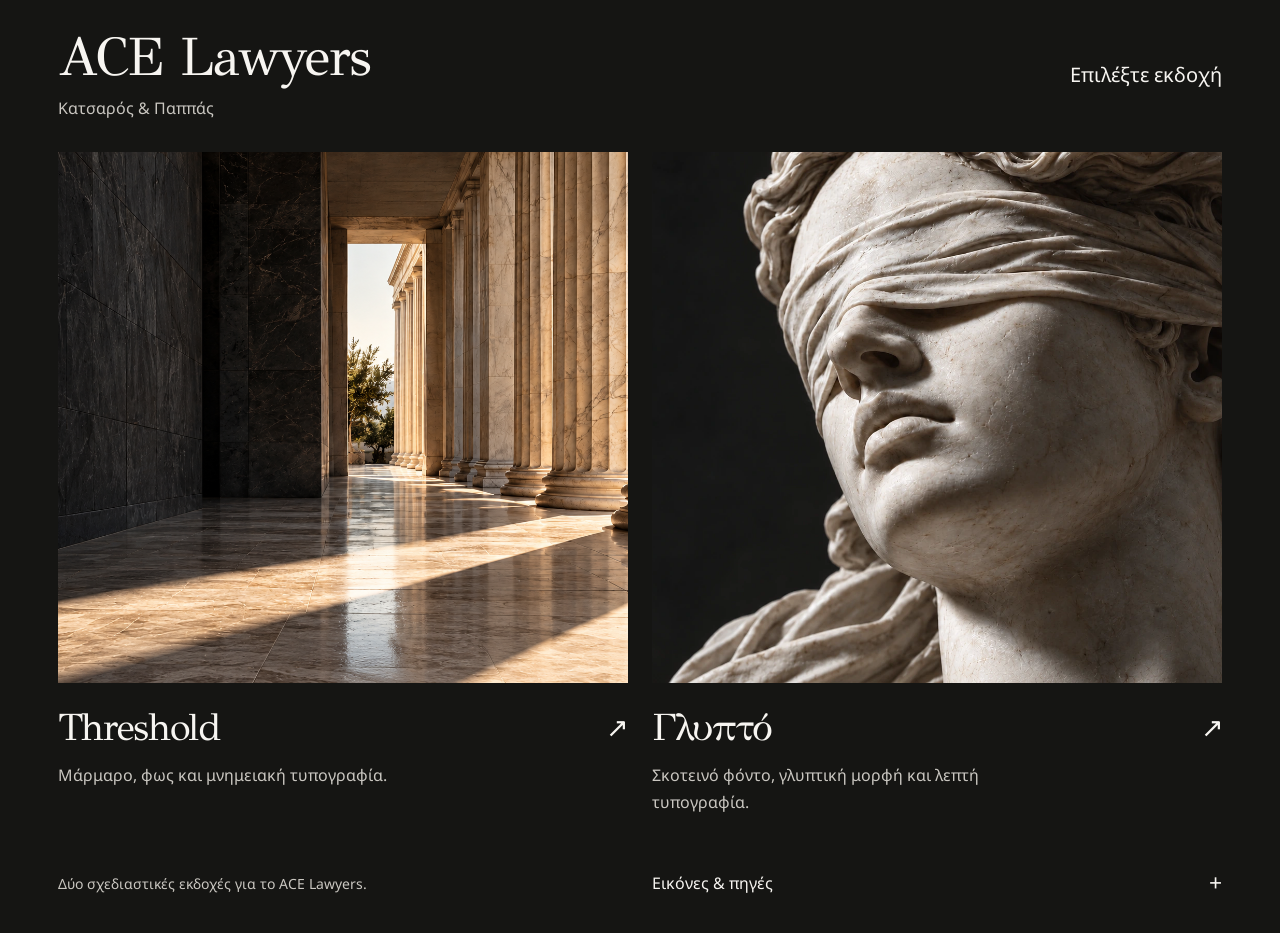
<file: site/index.html>
<!doctype html><html lang="el"><head><meta charset="utf-8"><meta name="viewport" content="width=device-width, initial-scale=1"><meta name="robots" content="noindex,nofollow"><meta name="theme-color" content="#151513"><title>Επιλογή εκδοχής | ACE Lawyers</title><link rel="icon" href="assets/favicon.svg" type="image/svg+xml"><link rel="preload" href="assets/fonts/GFSDidot-Regular.ttf" as="font" type="font/ttf" crossorigin><link rel="stylesheet" href="fonts.css"><link rel="stylesheet" href="styles.css"></head><body class="version-chooser"><a class="skip-link" href="#main">Μετάβαση στο περιεχόμενο</a><header class="chooser-header frame"><div><h1>ACE Lawyers</h1><p>Κατσαρός &amp; Παππάς</p></div><p>Επιλέξτε εκδοχή</p></header><main class="chooser-grid frame" id="main" tabindex="-1">
    <a class="version-option" href="threshold/index.html" aria-label="Threshold — Περιήγηση στην εκδοχή"><div class="option-image"><img src="assets/ace-threshold-hero.png" width="1536" height="1024" alt="" fetchpriority="high"></div><div class="option-description"><h2>Threshold <span aria-hidden="true">↗</span></h2><p>Μάρμαρο, φως και μνημειακή τυπογραφία.</p></div></a>
    <a class="version-option" href="sculpture/index.html" aria-label="Γλυπτό — Περιήγηση στην εκδοχή"><div class="option-image"><img src="assets/ace-sculpture-hero.webp" width="1536" height="1024" alt="" fetchpriority="high"></div><div class="option-description"><h2>Γλυπτό <span aria-hidden="true">↗</span></h2><p>Σκοτεινό φόντο, γλυπτική μορφή και λεπτή τυπογραφία.</p></div></a>
    </main><footer class="chooser-footer frame"><p>Δύο σχεδιαστικές εκδοχές για το ACE Lawyers.</p><details class="image-credits"><summary>Εικόνες &amp; πηγές <span aria-hidden="true">+</span></summary><p>Οι κεντρικές εικόνες δημιουργήθηκαν με τεχνητή νοημοσύνη για τη σχεδιαστική πρόταση.</p></details></footer><!-- Cloudflare Web Analytics --><script type='module' src='https://static.cloudflareinsights.com/beacon.min.js' data-cf-beacon='{"token": "725f705bd67242419c5879c12c31735f"}'></script><!-- End Cloudflare Web Analytics --></body></html>
</file>
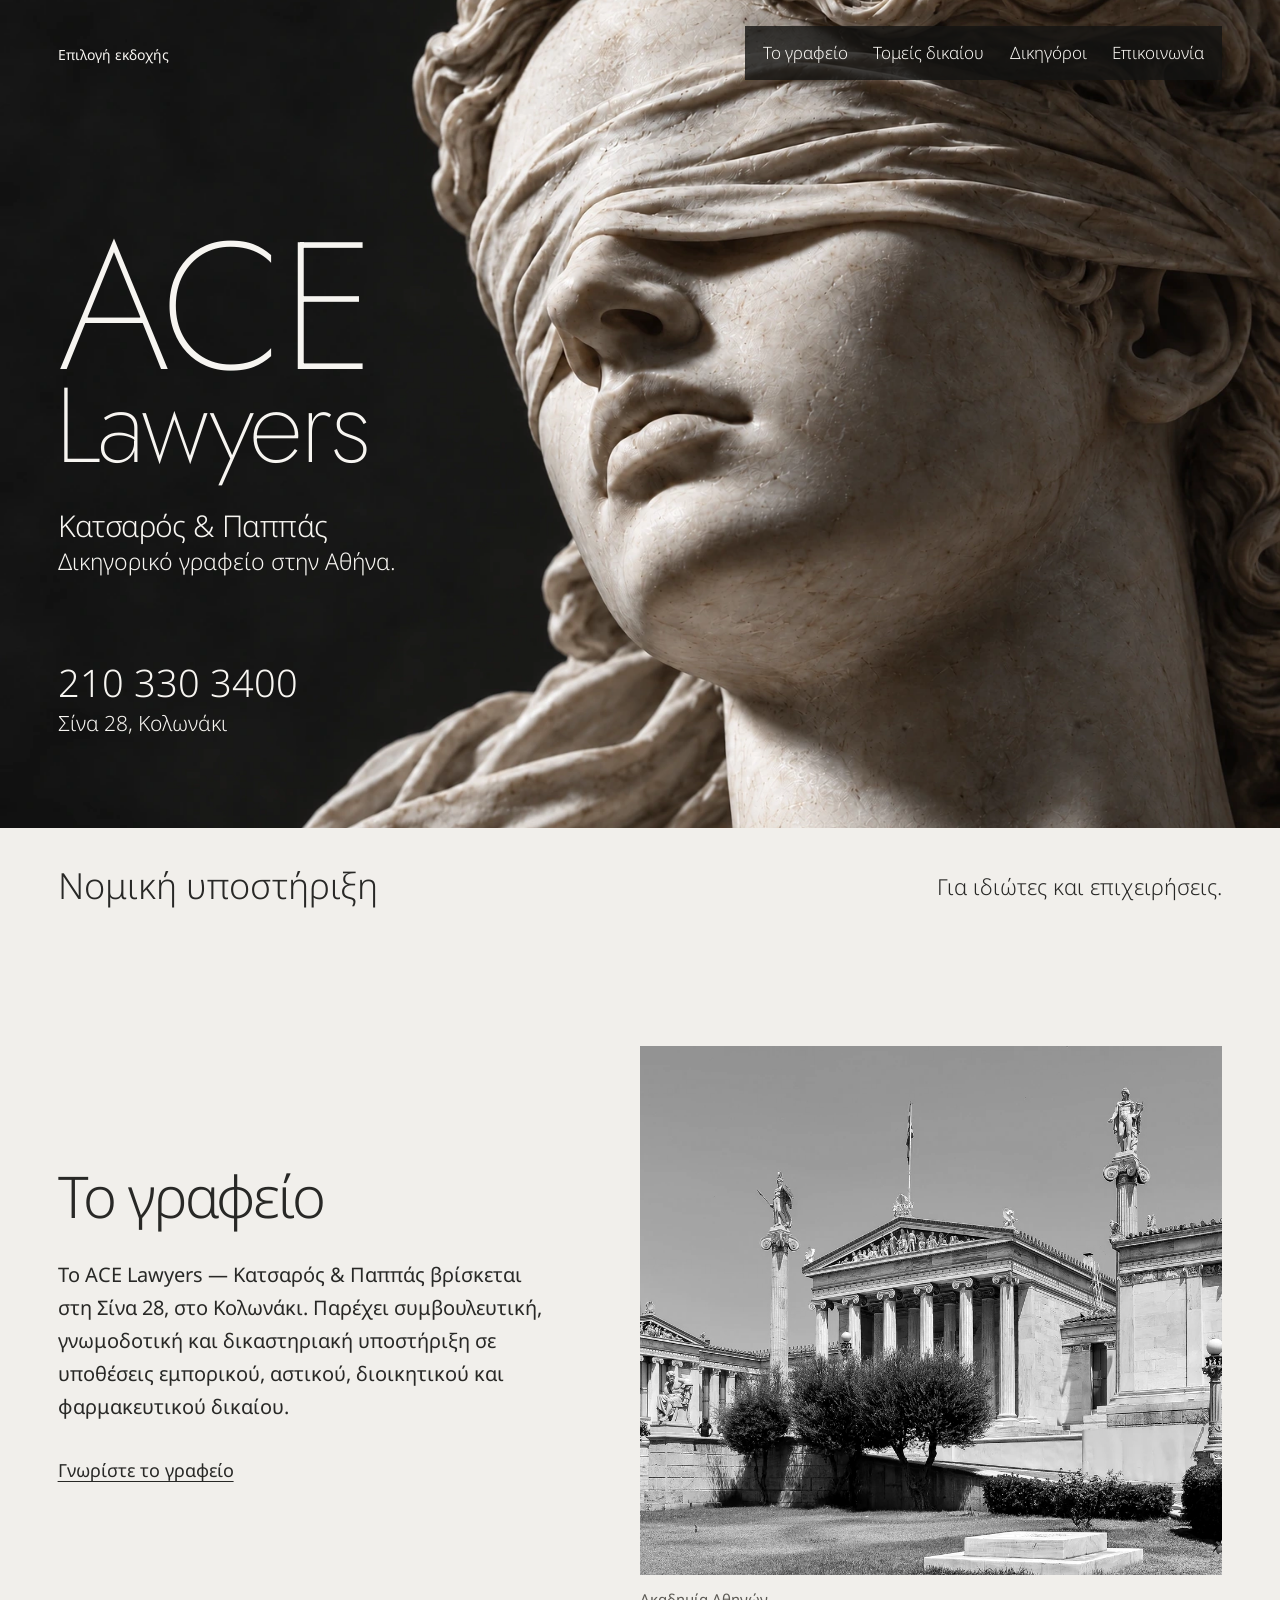
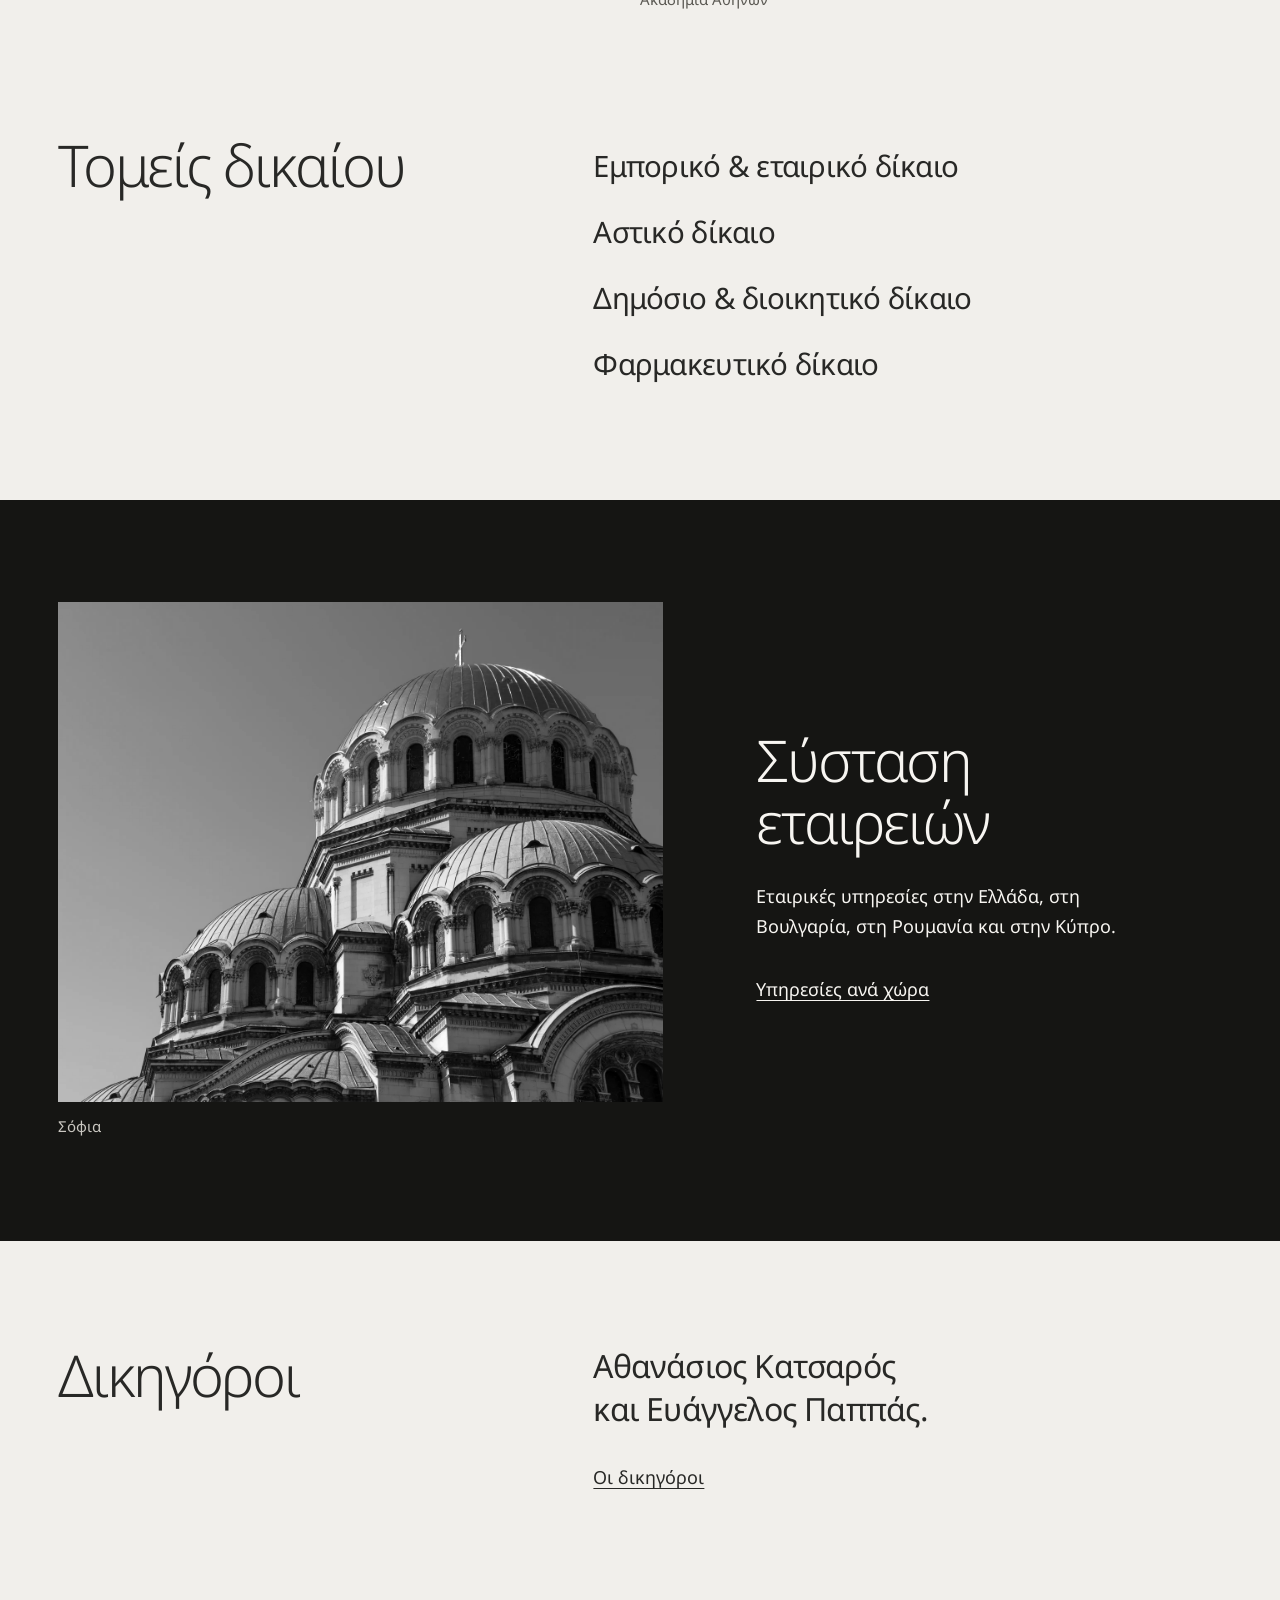
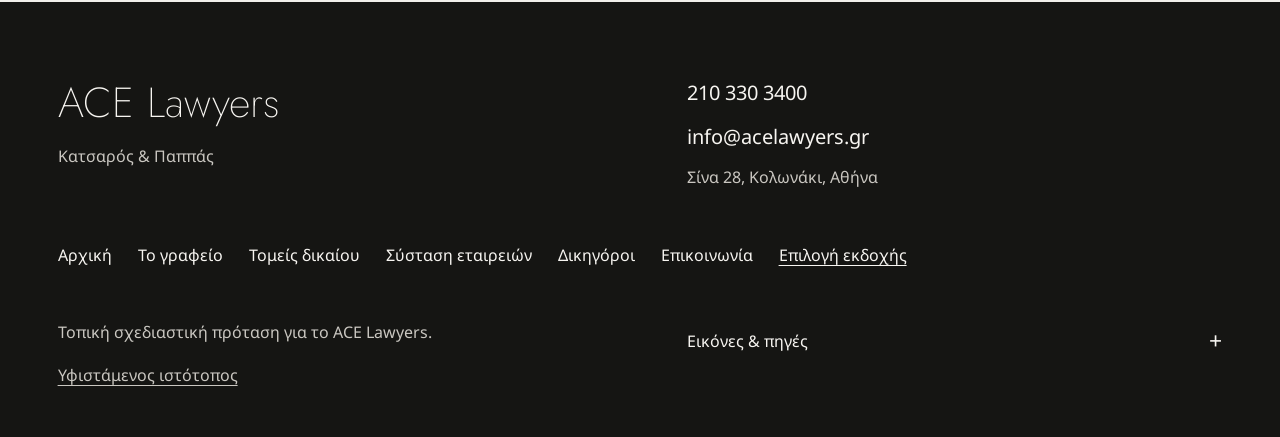
<file: site/sculpture/index.html>
<!doctype html>
<html lang="el"><head><meta charset="utf-8"><meta name="viewport" content="width=device-width, initial-scale=1"><meta name="robots" content="noindex,nofollow"><meta name="theme-color" content="#151513">
<title>Δικηγορικό γραφείο στην Αθήνα | ACE Lawyers</title><meta name="description" content="ACE Lawyers — Κατσαρός &amp; Παππάς. Συμβουλευτική και δικαστηριακή υποστήριξη για ιδιώτες και επιχειρήσεις. Σίνα 28, Κολωνάκι, Αθήνα.">
<link rel="icon" href="../assets/favicon.svg" type="image/svg+xml"><link rel="preload" href="../assets/fonts/jost-200.ttf" as="font" type="font/ttf" crossorigin><link rel="stylesheet" href="../fonts.css"><link rel="stylesheet" href="../styles.css"><script src="../script.js" defer></script></head>
<body class="theme-sculpture page-index"><a class="skip-link" href="#main">Μετάβαση στο περιεχόμενο</a><header class="site-header home-header">
      <nav class="desktop-nav" aria-label="Κύρια πλοήγηση"><a href="office.html">Το γραφείο</a><a href="practice.html">Τομείς δικαίου</a><a href="lawyers.html">Δικηγόροι</a><a href="contact.html">Επικοινωνία</a></nav>
      <div class="header-utility"><a class="version-link" href="../index.html">Επιλογή εκδοχής</a></div>
      <details class="mobile-menu"><summary>Μενού <span aria-hidden="true">+</span></summary><nav aria-label="Πλοήγηση κινητού"><a href="index.html" aria-current="page">Αρχική</a><a href="office.html">Το γραφείο</a><a href="practice.html">Τομείς δικαίου</a><a href="companies.html">Σύσταση εταιρειών</a><a href="lawyers.html">Δικηγόροι</a><a href="contact.html">Επικοινωνία</a><a class="version-link" href="../index.html">Επιλογή εκδοχής</a></nav></details>
    </header>
<main id="main" tabindex="-1"><section class="hero" aria-label="ACE Lawyers"><img class="hero-image" src="../assets/ace-sculpture-hero.webp" width="1536" height="1024" alt="" fetchpriority="high">
      <div class="hero-identity"><h1 aria-label="ACE Lawyers"><span class="brand-ace">ACE</span><span class="brand-lawyers">Lawyers</span></h1><p class="hero-names">Κατσαρός &amp; Παππάς</p><p class="hero-descriptor">Δικηγορικό γραφείο στην Αθήνα.</p></div><div class="hero-contact"><a href="tel:+302103303400">210 330 3400</a><p>Σίνα 28, Κολωνάκι</p></div></section>
    <div class="opening-strip frame"><p>Νομική υποστήριξη</p><p>Για ιδιώτες και επιχειρήσεις.</p></div><section class="home-office frame section-pad"><div><h2 data-reveal>Το γραφείο</h2><p data-reveal>Το ACE Lawyers — Κατσαρός &amp; Παππάς βρίσκεται στη Σίνα 28, στο Κολωνάκι. Παρέχει συμβουλευτική, γνωμοδοτική και δικαστηριακή υποστήριξη σε υποθέσεις εμπορικού, αστικού, διοικητικού και φαρμακευτικού δικαίου.</p><a class="text-link" href="office.html">Γνωρίστε το γραφείο</a></div><figure data-reveal><img class="" src="../assets/athens-academy.webp" width="1800" height="892" alt="Η Ακαδημία Αθηνών" loading="lazy"><figcaption>Ακαδημία Αθηνών</figcaption></figure></section>
    <section class="home-practice frame section-pad"><h2 data-reveal>Τομείς δικαίου</h2><div class="practice-index" data-reveal><a class="practice-index-link" href="practice.html#commercial">Εμπορικό &amp; εταιρικό δίκαιο</a><a class="practice-index-link" href="practice.html#civil">Αστικό δίκαιο</a><a class="practice-index-link" href="practice.html#public">Δημόσιο &amp; διοικητικό δίκαιο</a><a class="practice-index-link" href="practice.html#pharmaceutical">Φαρμακευτικό δίκαιο</a></div></section>
    <section class="home-companies dark frame section-pad"><figure data-reveal><img class="" src="../assets/sofia-nevsky.webp" width="1798" height="1200" alt="Ο τρούλος του ναού Αλεξάνδρου Νέφσκι στη Σόφια" loading="lazy"><figcaption>Σόφια</figcaption></figure><div><h2 data-reveal>Σύσταση εταιρειών</h2><p data-reveal>Εταιρικές υπηρεσίες στην Ελλάδα, στη Βουλγαρία, στη Ρουμανία και στην Κύπρο.</p><a class="text-link" href="companies.html">Υπηρεσίες ανά χώρα</a></div></section>
    <section class="home-lawyers frame section-pad"><h2 data-reveal>Δικηγόροι</h2><div><p class="editorial-statement" data-reveal>Αθανάσιος Κατσαρός<br>και Ευάγγελος Παππάς.</p><a class="text-link" href="lawyers.html">Οι δικηγόροι</a></div></section></main><footer class="site-footer dark frame">
      <div class="footer-top"><div><a class="footer-brand" href="index.html">ACE Lawyers</a><p>Κατσαρός &amp; Παππάς</p></div><div class="footer-contact"><a href="tel:+302103303400">210 330 3400</a><a href="mailto:info@acelawyers.gr">info@acelawyers.gr</a><p>Σίνα 28, Κολωνάκι, Αθήνα</p></div></div>
      <nav class="footer-nav" aria-label="Πλοήγηση υποσέλιδου"><a href="index.html" aria-current="page">Αρχική</a><a href="office.html">Το γραφείο</a><a href="practice.html">Τομείς δικαίου</a><a href="companies.html">Σύσταση εταιρειών</a><a href="lawyers.html">Δικηγόροι</a><a href="contact.html">Επικοινωνία</a><a class="text-link" href="../index.html">Επιλογή εκδοχής</a></nav>
      <div class="footer-bottom"><div><p>Τοπική σχεδιαστική πρόταση για το ACE Lawyers.</p><a class="text-link" href="https://www.acelawyers.gr/">Υφιστάμενος ιστότοπος</a></div><details class="image-credits"><summary>Εικόνες &amp; πηγές <span aria-hidden="true">+</span></summary><div>
    <p>Η κεντρική εικόνα του γλυπτού δημιουργήθηκε με τεχνητή νοημοσύνη για τη σχεδιαστική πρόταση.</p><p>Οι φωτογραφίες παρουσιάζουν την Αθήνα, τη Σόφια, το Βουκουρέστι και τη Λευκωσία ως τόπους αναφοράς των εταιρικών υπηρεσιών.</p>
    <ul><li>«Academy of Athens, Greece» — Julian Lupyan. <a href="https://commons.wikimedia.org/wiki/File:Academy_of_Athens,_Greece.jpg">Πηγή</a>, <a href="https://creativecommons.org/publicdomain/zero/1.0/">CC0 1.0</a>.</li>
    <li>«Dome of Saint Alexander Nevsky Cathedral» — Julian Lupyan. <a href="https://commons.wikimedia.org/wiki/File:Dome_of_Saint_Alexander_Nevsky_Cathedral.jpg">Πηγή</a>, <a href="https://creativecommons.org/publicdomain/zero/1.0/">CC0 1.0</a>.</li>
    <li>«Bucharest Bucuresti Romania» — Crislia. <a href="https://commons.wikimedia.org/wiki/File:Bucharest_Bucuresti_Romania.JPG">Πηγή</a>, <a href="https://creativecommons.org/licenses/by-sa/4.0/">CC BY-SA 4.0</a>.</li>
    <li>«Nicosia's Skyline» — ConstantinosTziak. <a href="https://commons.wikimedia.org/wiki/File:Nicosia%27s_Skyline.jpg">Πηγή</a>, <a href="https://creativecommons.org/licenses/by-sa/4.0/">CC BY-SA 4.0</a>.</li></ul>
    <p>Προσαρμογή μεγέθους και κάδρου για την παρουσίαση. Στην εκδοχή με το γλυπτό εφαρμόζεται επίσης ασπρόμαυρη απόδοση και προσαρμογή αντίθεσης. Οι προσαρμογές των φωτογραφιών Βουκουρεστίου και Λευκωσίας διατίθενται με CC BY-SA 4.0.</p></div></details></div>
    </footer><!-- Cloudflare Web Analytics --><script type='module' src='https://static.cloudflareinsights.com/beacon.min.js' data-cf-beacon='{"token": "725f705bd67242419c5879c12c31735f"}'></script><!-- End Cloudflare Web Analytics --></body></html>
</file>
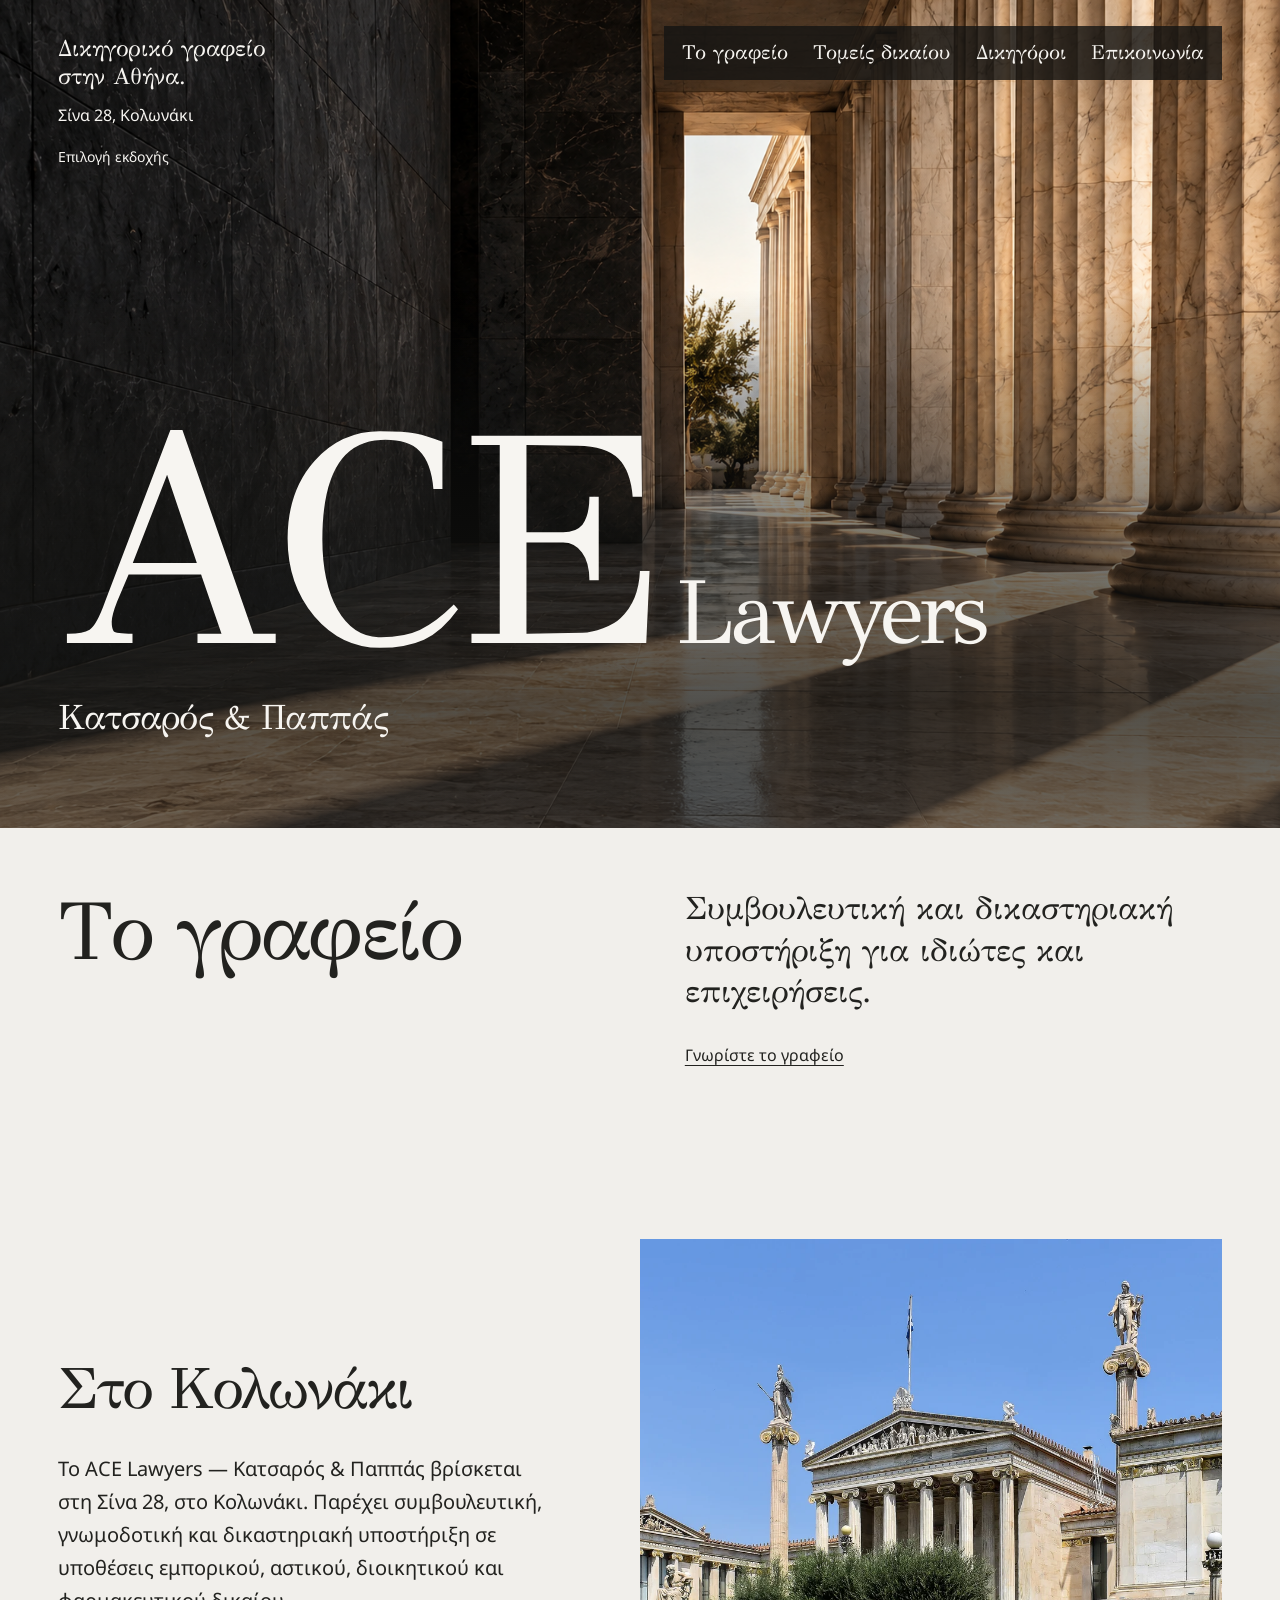
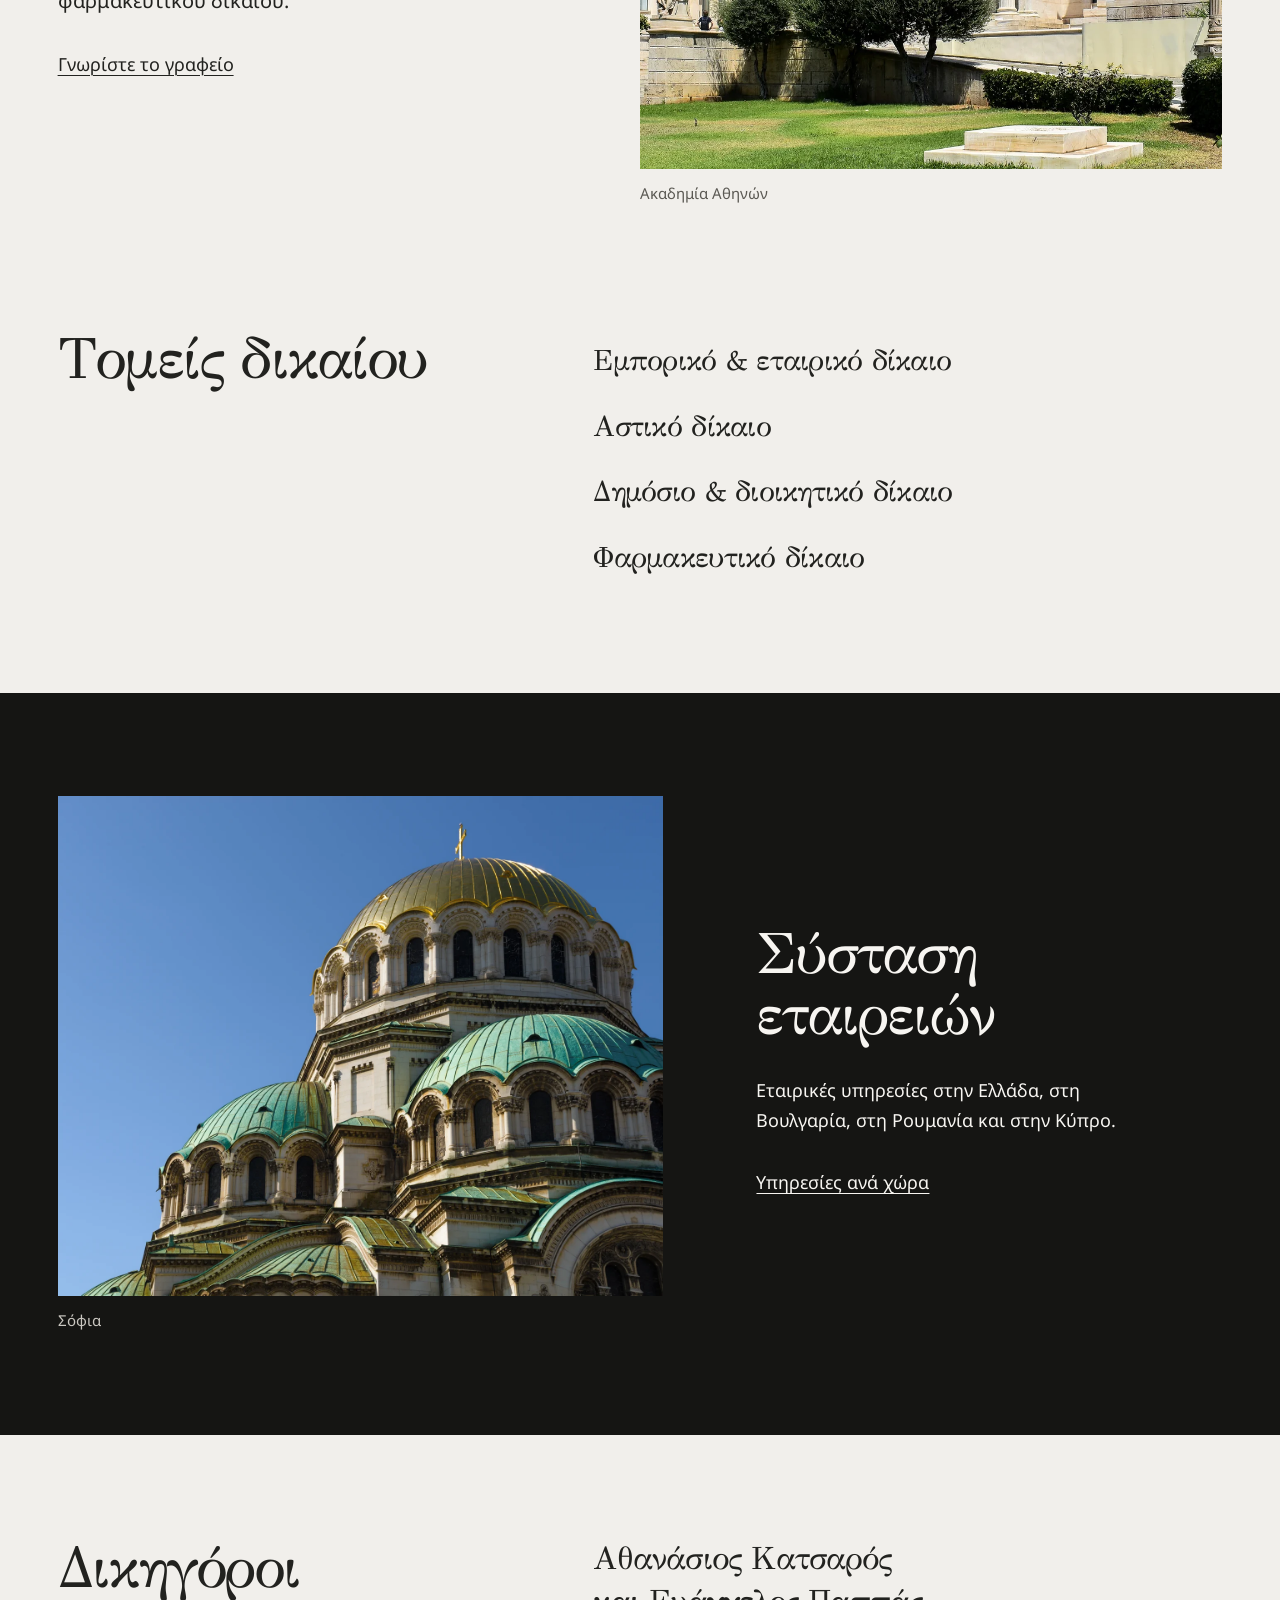
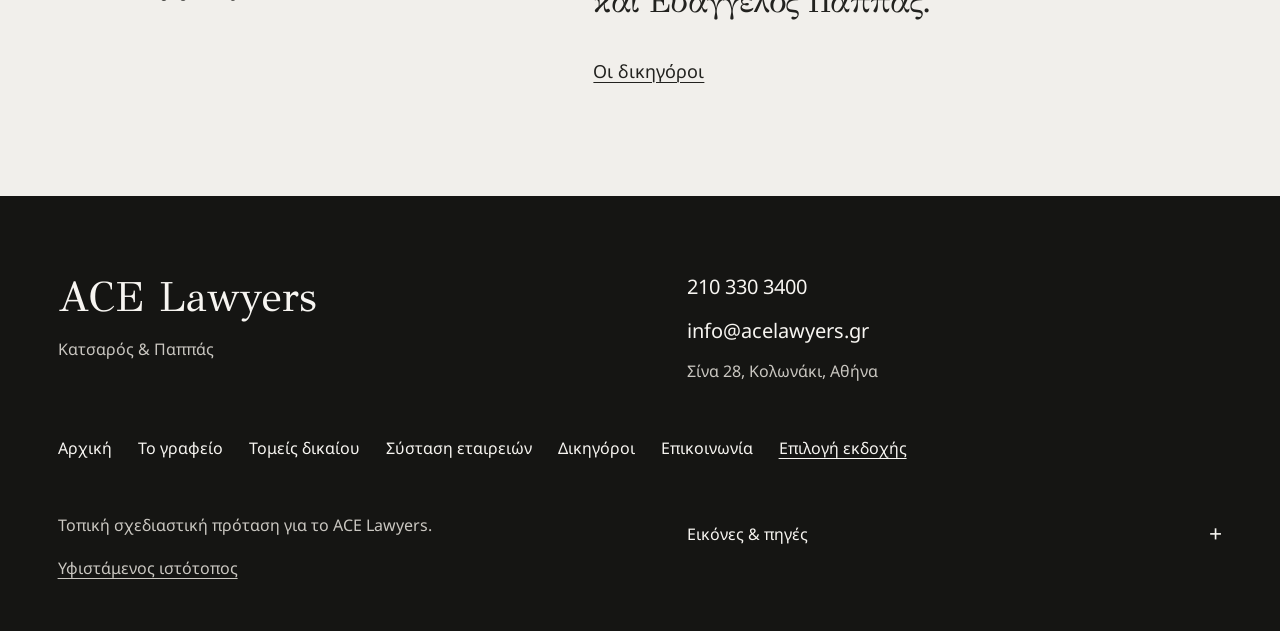
<file: site/threshold/index.html>
<!doctype html>
<html lang="el"><head><meta charset="utf-8"><meta name="viewport" content="width=device-width, initial-scale=1"><meta name="robots" content="noindex,nofollow"><meta name="theme-color" content="#151513">
<title>Δικηγορικό γραφείο στην Αθήνα | ACE Lawyers</title><meta name="description" content="ACE Lawyers — Κατσαρός &amp; Παππάς. Συμβουλευτική και δικαστηριακή υποστήριξη για ιδιώτες και επιχειρήσεις. Σίνα 28, Κολωνάκι, Αθήνα.">
<link rel="icon" href="../assets/favicon.svg" type="image/svg+xml"><link rel="preload" href="../assets/fonts/GFSDidot-Regular.ttf" as="font" type="font/ttf" crossorigin><link rel="stylesheet" href="../fonts.css"><link rel="stylesheet" href="../styles.css"><script src="../script.js" defer></script></head>
<body class="theme-threshold page-index"><a class="skip-link" href="#main">Μετάβαση στο περιεχόμενο</a><header class="site-header home-header">
      <nav class="desktop-nav" aria-label="Κύρια πλοήγηση"><a href="office.html">Το γραφείο</a><a href="practice.html">Τομείς δικαίου</a><a href="lawyers.html">Δικηγόροι</a><a href="contact.html">Επικοινωνία</a></nav>
      <div class="header-utility"><a class="version-link" href="../index.html">Επιλογή εκδοχής</a></div>
      <details class="mobile-menu"><summary>Μενού <span aria-hidden="true">+</span></summary><nav aria-label="Πλοήγηση κινητού"><a href="index.html" aria-current="page">Αρχική</a><a href="office.html">Το γραφείο</a><a href="practice.html">Τομείς δικαίου</a><a href="companies.html">Σύσταση εταιρειών</a><a href="lawyers.html">Δικηγόροι</a><a href="contact.html">Επικοινωνία</a><a class="version-link" href="../index.html">Επιλογή εκδοχής</a></nav></details>
    </header>
<main id="main" tabindex="-1"><section class="hero" aria-label="ACE Lawyers"><img class="hero-image" src="../assets/ace-threshold-hero.png" width="1536" height="1024" alt="" fetchpriority="high"><div class="hero-meta"><p>Δικηγορικό γραφείο<br>στην Αθήνα.</p><p>Σίνα 28, Κολωνάκι</p></div>
      <div class="hero-identity"><h1 aria-label="ACE Lawyers"><span class="brand-ace">ACE</span><span class="brand-lawyers">Lawyers</span></h1><p class="hero-names">Κατσαρός &amp; Παππάς</p></div><p class="mobile-descriptor">Δικηγορικό γραφείο στην Αθήνα.<br>Σίνα 28, Κολωνάκι</p></section>
    <section class="opening frame"><h2>Το γραφείο</h2><div><p>Συμβουλευτική και δικαστηριακή υποστήριξη για ιδιώτες και επιχειρήσεις.</p><a class="text-link" href="office.html">Γνωρίστε το γραφείο</a></div></section><section class="home-office frame section-pad"><div><h2 data-reveal>Στο Κολωνάκι</h2><p data-reveal>Το ACE Lawyers — Κατσαρός &amp; Παππάς βρίσκεται στη Σίνα 28, στο Κολωνάκι. Παρέχει συμβουλευτική, γνωμοδοτική και δικαστηριακή υποστήριξη σε υποθέσεις εμπορικού, αστικού, διοικητικού και φαρμακευτικού δικαίου.</p><a class="text-link" href="office.html">Γνωρίστε το γραφείο</a></div><figure data-reveal><img class="" src="../assets/athens-academy.webp" width="1800" height="892" alt="Η Ακαδημία Αθηνών" loading="lazy"><figcaption>Ακαδημία Αθηνών</figcaption></figure></section>
    <section class="home-practice frame section-pad"><h2 data-reveal>Τομείς δικαίου</h2><div class="practice-index" data-reveal><a class="practice-index-link" href="practice.html#commercial">Εμπορικό &amp; εταιρικό δίκαιο</a><a class="practice-index-link" href="practice.html#civil">Αστικό δίκαιο</a><a class="practice-index-link" href="practice.html#public">Δημόσιο &amp; διοικητικό δίκαιο</a><a class="practice-index-link" href="practice.html#pharmaceutical">Φαρμακευτικό δίκαιο</a></div></section>
    <section class="home-companies dark frame section-pad"><figure data-reveal><img class="" src="../assets/sofia-nevsky.webp" width="1798" height="1200" alt="Ο τρούλος του ναού Αλεξάνδρου Νέφσκι στη Σόφια" loading="lazy"><figcaption>Σόφια</figcaption></figure><div><h2 data-reveal>Σύσταση εταιρειών</h2><p data-reveal>Εταιρικές υπηρεσίες στην Ελλάδα, στη Βουλγαρία, στη Ρουμανία και στην Κύπρο.</p><a class="text-link" href="companies.html">Υπηρεσίες ανά χώρα</a></div></section>
    <section class="home-lawyers frame section-pad"><h2 data-reveal>Δικηγόροι</h2><div><p class="editorial-statement" data-reveal>Αθανάσιος Κατσαρός<br>και Ευάγγελος Παππάς.</p><a class="text-link" href="lawyers.html">Οι δικηγόροι</a></div></section></main><footer class="site-footer dark frame">
      <div class="footer-top"><div><a class="footer-brand" href="index.html">ACE Lawyers</a><p>Κατσαρός &amp; Παππάς</p></div><div class="footer-contact"><a href="tel:+302103303400">210 330 3400</a><a href="mailto:info@acelawyers.gr">info@acelawyers.gr</a><p>Σίνα 28, Κολωνάκι, Αθήνα</p></div></div>
      <nav class="footer-nav" aria-label="Πλοήγηση υποσέλιδου"><a href="index.html" aria-current="page">Αρχική</a><a href="office.html">Το γραφείο</a><a href="practice.html">Τομείς δικαίου</a><a href="companies.html">Σύσταση εταιρειών</a><a href="lawyers.html">Δικηγόροι</a><a href="contact.html">Επικοινωνία</a><a class="text-link" href="../index.html">Επιλογή εκδοχής</a></nav>
      <div class="footer-bottom"><div><p>Τοπική σχεδιαστική πρόταση για το ACE Lawyers.</p><a class="text-link" href="https://www.acelawyers.gr/">Υφιστάμενος ιστότοπος</a></div><details class="image-credits"><summary>Εικόνες &amp; πηγές <span aria-hidden="true">+</span></summary><div>
    <p>Η αρχιτεκτονική εικόνα δημιουργήθηκε με τεχνητή νοημοσύνη για τη σχεδιαστική πρόταση.</p><p>Οι φωτογραφίες παρουσιάζουν την Αθήνα, τη Σόφια, το Βουκουρέστι και τη Λευκωσία ως τόπους αναφοράς των εταιρικών υπηρεσιών.</p>
    <ul><li>«Academy of Athens, Greece» — Julian Lupyan. <a href="https://commons.wikimedia.org/wiki/File:Academy_of_Athens,_Greece.jpg">Πηγή</a>, <a href="https://creativecommons.org/publicdomain/zero/1.0/">CC0 1.0</a>.</li>
    <li>«Dome of Saint Alexander Nevsky Cathedral» — Julian Lupyan. <a href="https://commons.wikimedia.org/wiki/File:Dome_of_Saint_Alexander_Nevsky_Cathedral.jpg">Πηγή</a>, <a href="https://creativecommons.org/publicdomain/zero/1.0/">CC0 1.0</a>.</li>
    <li>«Bucharest Bucuresti Romania» — Crislia. <a href="https://commons.wikimedia.org/wiki/File:Bucharest_Bucuresti_Romania.JPG">Πηγή</a>, <a href="https://creativecommons.org/licenses/by-sa/4.0/">CC BY-SA 4.0</a>.</li>
    <li>«Nicosia's Skyline» — ConstantinosTziak. <a href="https://commons.wikimedia.org/wiki/File:Nicosia%27s_Skyline.jpg">Πηγή</a>, <a href="https://creativecommons.org/licenses/by-sa/4.0/">CC BY-SA 4.0</a>.</li></ul>
    <p>Προσαρμογή μεγέθους και κάδρου για την παρουσίαση. Στην εκδοχή με το γλυπτό εφαρμόζεται επίσης ασπρόμαυρη απόδοση και προσαρμογή αντίθεσης. Οι προσαρμογές των φωτογραφιών Βουκουρεστίου και Λευκωσίας διατίθενται με CC BY-SA 4.0.</p></div></details></div>
    </footer><!-- Cloudflare Web Analytics --><script type='module' src='https://static.cloudflareinsights.com/beacon.min.js' data-cf-beacon='{"token": "725f705bd67242419c5879c12c31735f"}'></script><!-- End Cloudflare Web Analytics --></body></html>
</file>
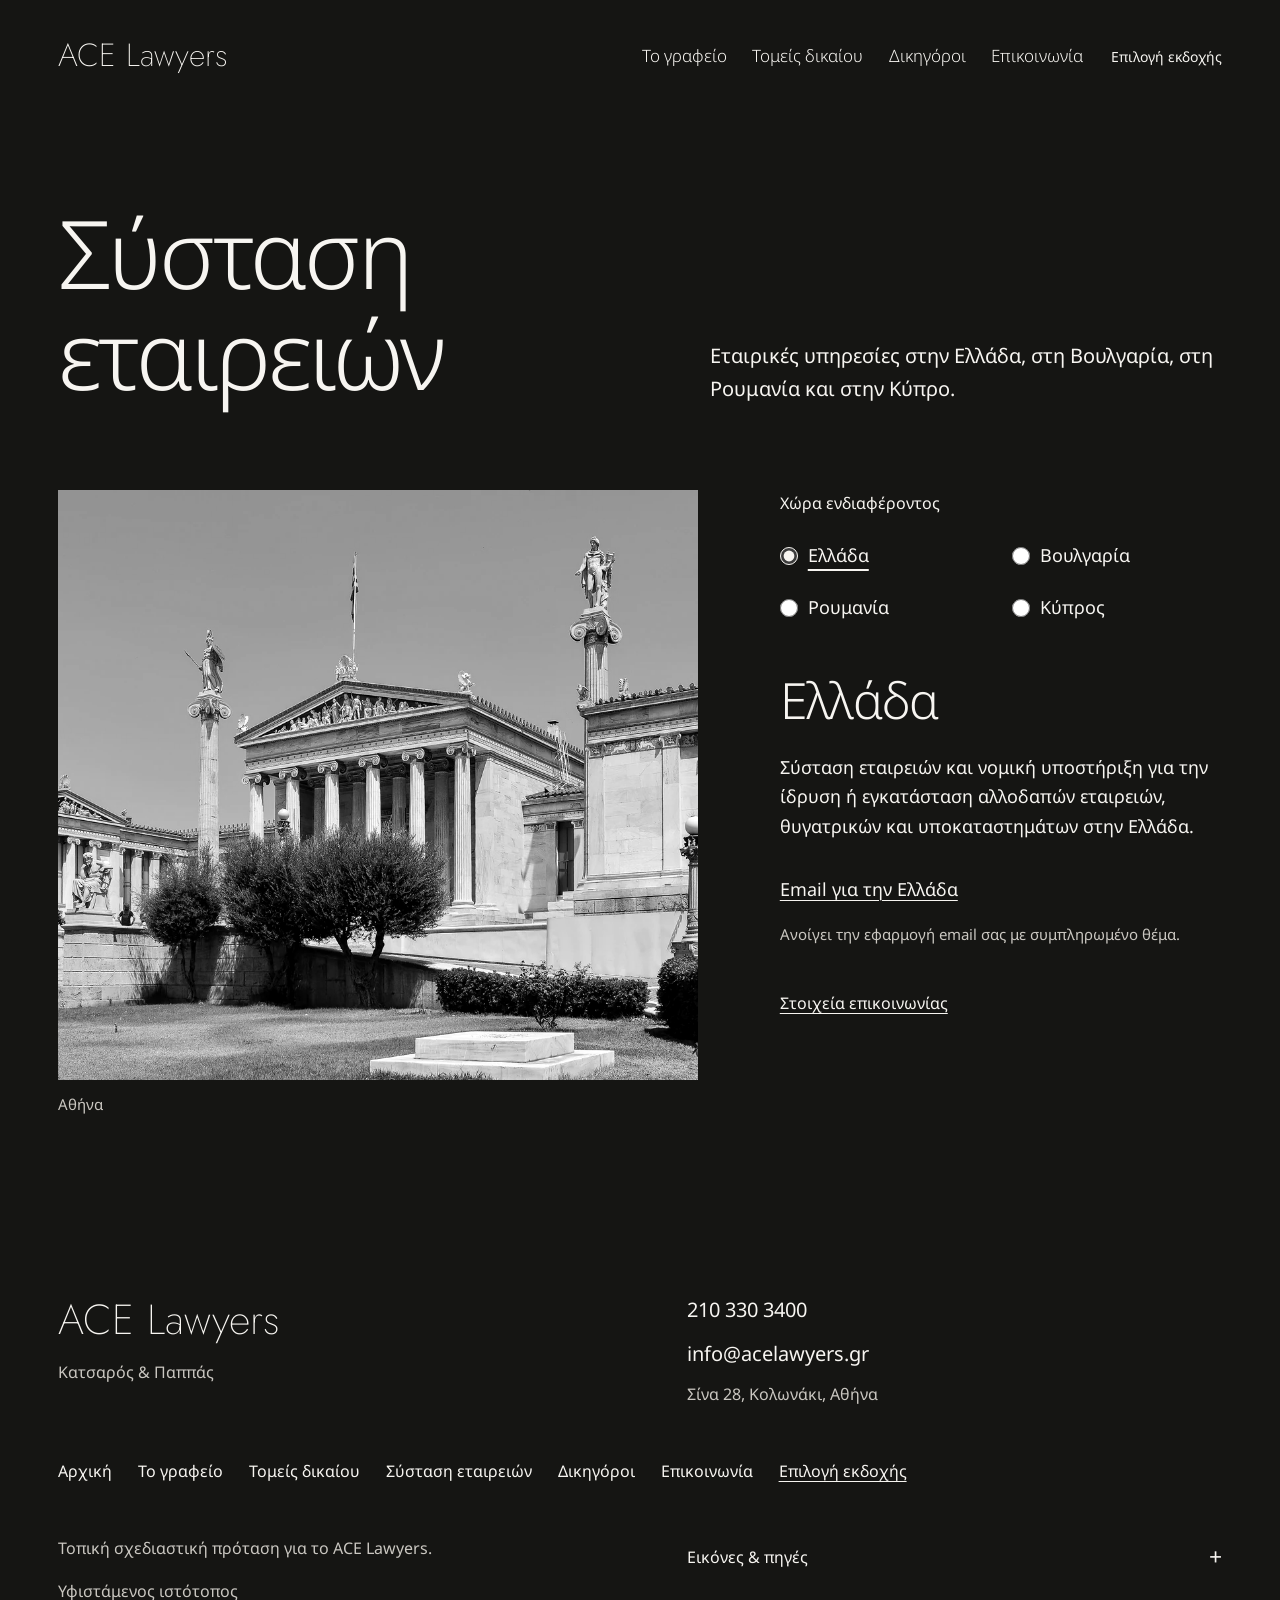
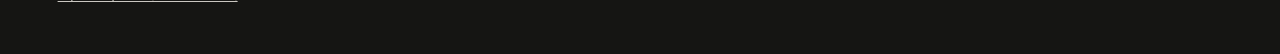
<file: site/sculpture/companies.html>
<!doctype html>
<html lang="el"><head><meta charset="utf-8"><meta name="viewport" content="width=device-width, initial-scale=1"><meta name="robots" content="noindex,nofollow"><meta name="theme-color" content="#151513">
<title>Σύσταση εταιρειών | ACE Lawyers</title><meta name="description" content="ACE Lawyers — Κατσαρός &amp; Παππάς. Συμβουλευτική και δικαστηριακή υποστήριξη για ιδιώτες και επιχειρήσεις. Σίνα 28, Κολωνάκι, Αθήνα.">
<link rel="icon" href="../assets/favicon.svg" type="image/svg+xml"><link rel="preload" href="../assets/fonts/jost-200.ttf" as="font" type="font/ttf" crossorigin><link rel="stylesheet" href="../fonts.css"><link rel="stylesheet" href="../styles.css"><script src="../script.js" defer></script></head>
<body class="theme-sculpture page-companies"><a class="skip-link" href="#main">Μετάβαση στο περιεχόμενο</a><header class="site-header inner-header">
      <a class="header-brand" href="index.html" aria-label="ACE Lawyers — Αρχική">ACE Lawyers</a><nav class="desktop-nav" aria-label="Κύρια πλοήγηση"><a href="office.html">Το γραφείο</a><a href="practice.html">Τομείς δικαίου</a><a href="lawyers.html">Δικηγόροι</a><a href="contact.html">Επικοινωνία</a></nav>
      <div class="header-utility"><a class="version-link" href="../index.html">Επιλογή εκδοχής</a></div>
      <details class="mobile-menu"><summary>Μενού <span aria-hidden="true">+</span></summary><nav aria-label="Πλοήγηση κινητού"><a href="index.html">Αρχική</a><a href="office.html">Το γραφείο</a><a href="practice.html">Τομείς δικαίου</a><a href="companies.html" aria-current="page">Σύσταση εταιρειών</a><a href="lawyers.html">Δικηγόροι</a><a href="contact.html">Επικοινωνία</a><a class="version-link" href="../index.html">Επιλογή εκδοχής</a></nav></details>
    </header>
<main id="main" tabindex="-1"><div class="companies-surface dark"><section class="page-title frame"><h1>Σύσταση εταιρειών</h1><p>Εταιρικές υπηρεσίες στην Ελλάδα, στη Βουλγαρία, στη Ρουμανία και στην Κύπρο.</p></section>
    <div class="country-layout frame section-pad"><div class="country-media"><figure class="country-photo" data-country-image="country-greece"><img class="" src="../assets/athens-academy.webp" width="1800" height="892" alt="Η Ακαδημία Αθηνών" fetchpriority="high"><figcaption>Αθήνα</figcaption></figure><figure class="country-photo" data-country-image="country-bulgaria"><img class="" src="../assets/sofia-nevsky.webp" width="1798" height="1200" alt="Ο τρούλος του ναού Αλεξάνδρου Νέφσκι στη Σόφια" loading="lazy"><figcaption>Σόφια</figcaption></figure><figure class="country-photo" data-country-image="country-romania"><img class="" src="../assets/bucharest-city.webp" width="1600" height="1200" alt="Άποψη του Βουκουρεστίου" loading="lazy"><figcaption>Βουκουρέστι</figcaption></figure><figure class="country-photo" data-country-image="country-cyprus"><img class="" src="../assets/nicosia-skyline.webp" width="1244" height="714" alt="Άποψη της Λευκωσίας" loading="lazy"><figcaption>Λευκωσία</figcaption></figure></div><div class="country-copy"><fieldset class="country-selector" hidden><legend>Χώρα ενδιαφέροντος</legend><div class="country-options"><label><input type="radio" name="country" value="country-greece" checked><span>Ελλάδα</span></label><label><input type="radio" name="country" value="country-bulgaria" ><span>Βουλγαρία</span></label><label><input type="radio" name="country" value="country-romania" ><span>Ρουμανία</span></label><label><input type="radio" name="country" value="country-cyprus" ><span>Κύπρος</span></label></div></fieldset><p class="sr-only" id="country-status" aria-live="polite" aria-atomic="true"></p><div class="country-panels"><section class="country-panel" id="country-greece" aria-labelledby="greece-title"><h2 id="greece-title" tabindex="-1">Ελλάδα</h2><p>Σύσταση εταιρειών και νομική υποστήριξη για την ίδρυση ή εγκατάσταση αλλοδαπών εταιρειών, θυγατρικών και υποκαταστημάτων στην Ελλάδα.</p><a class="email-action" href="mailto:info@acelawyers.gr?subject=%CE%95%CE%BD%CE%B4%CE%B9%CE%B1%CF%86%CE%AD%CF%81%CE%BF%CE%BD%20%CE%B3%CE%B9%CE%B1%20%CE%B5%CF%84%CE%B1%CE%B9%CF%81%CE%B9%CE%BA%CE%AD%CF%82%20%CF%85%CF%80%CE%B7%CF%81%CE%B5%CF%83%CE%AF%CE%B5%CF%82%20%CF%83%CF%84%CE%B7%CE%BD%20%CE%95%CE%BB%CE%BB%CE%AC%CE%B4%CE%B1">Email για την Ελλάδα</a><p class="helper">Ανοίγει την εφαρμογή email σας με συμπληρωμένο θέμα.</p></section><section class="country-panel" id="country-bulgaria" aria-labelledby="bulgaria-title"><h2 id="bulgaria-title" tabindex="-1">Βουλγαρία</h2><p>Σύσταση εταιρειών και υποστήριξη επενδυτικών δραστηριοτήτων μέσω συνεργατών στη Βουλγαρία, με συμβουλευτικές, λογιστικές και νομικές υπηρεσίες.</p><a class="email-action" href="mailto:info@acelawyers.gr?subject=%CE%95%CE%BD%CE%B4%CE%B9%CE%B1%CF%86%CE%AD%CF%81%CE%BF%CE%BD%20%CE%B3%CE%B9%CE%B1%20%CE%B5%CF%84%CE%B1%CE%B9%CF%81%CE%B9%CE%BA%CE%AD%CF%82%20%CF%85%CF%80%CE%B7%CF%81%CE%B5%CF%83%CE%AF%CE%B5%CF%82%20%CF%83%CF%84%CE%B7%20%CE%92%CE%BF%CF%85%CE%BB%CE%B3%CE%B1%CF%81%CE%AF%CE%B1">Email για τη Βουλγαρία</a><p class="helper">Ανοίγει την εφαρμογή email σας με συμπληρωμένο θέμα.</p></section><section class="country-panel" id="country-romania" aria-labelledby="romania-title"><h2 id="romania-title" tabindex="-1">Ρουμανία</h2><p>Υπηρεσίες σύστασης εταιρειών στη Ρουμανία.</p><a class="email-action" href="mailto:info@acelawyers.gr?subject=%CE%95%CE%BD%CE%B4%CE%B9%CE%B1%CF%86%CE%AD%CF%81%CE%BF%CE%BD%20%CE%B3%CE%B9%CE%B1%20%CF%83%CF%8D%CF%83%CF%84%CE%B1%CF%83%CE%B7%20%CE%B5%CF%84%CE%B1%CE%B9%CF%81%CE%B5%CE%AF%CE%B1%CF%82%20%CF%83%CF%84%CE%B7%20%CE%A1%CE%BF%CF%85%CE%BC%CE%B1%CE%BD%CE%AF%CE%B1">Email για τη Ρουμανία</a><p class="helper">Ανοίγει την εφαρμογή email σας με συμπληρωμένο θέμα.</p></section><section class="country-panel" id="country-cyprus" aria-labelledby="cyprus-title"><h2 id="cyprus-title" tabindex="-1">Κύπρος</h2><p>Μέσω συνεργατών στην Κύπρο: εγγραφή, σύσταση και διαχείριση εταιρείας, καθώς και υπηρεσίες ανοίγματος ή διαχείρισης τραπεζικού λογαριασμού.</p><a class="email-action" href="mailto:info@acelawyers.gr?subject=%CE%95%CE%BD%CE%B4%CE%B9%CE%B1%CF%86%CE%AD%CF%81%CE%BF%CE%BD%20%CE%B3%CE%B9%CE%B1%20%CE%B5%CF%84%CE%B1%CE%B9%CF%81%CE%B9%CE%BA%CE%AD%CF%82%20%CF%85%CF%80%CE%B7%CF%81%CE%B5%CF%83%CE%AF%CE%B5%CF%82%20%CF%83%CF%84%CE%B7%CE%BD%20%CE%9A%CF%8D%CF%80%CF%81%CE%BF">Email για την Κύπρο</a><p class="helper">Ανοίγει την εφαρμογή email σας με συμπληρωμένο θέμα.</p></section></div><p class="country-fallback"><a class="text-link" href="mailto:info@acelawyers.gr">info@acelawyers.gr</a></p><a class="text-link" href="contact.html">Στοιχεία επικοινωνίας</a></div></div></div></main><footer class="site-footer dark frame">
      <div class="footer-top"><div><a class="footer-brand" href="index.html">ACE Lawyers</a><p>Κατσαρός &amp; Παππάς</p></div><div class="footer-contact"><a href="tel:+302103303400">210 330 3400</a><a href="mailto:info@acelawyers.gr">info@acelawyers.gr</a><p>Σίνα 28, Κολωνάκι, Αθήνα</p></div></div>
      <nav class="footer-nav" aria-label="Πλοήγηση υποσέλιδου"><a href="index.html">Αρχική</a><a href="office.html">Το γραφείο</a><a href="practice.html">Τομείς δικαίου</a><a href="companies.html" aria-current="page">Σύσταση εταιρειών</a><a href="lawyers.html">Δικηγόροι</a><a href="contact.html">Επικοινωνία</a><a class="text-link" href="../index.html">Επιλογή εκδοχής</a></nav>
      <div class="footer-bottom"><div><p>Τοπική σχεδιαστική πρόταση για το ACE Lawyers.</p><a class="text-link" href="https://www.acelawyers.gr/">Υφιστάμενος ιστότοπος</a></div><details class="image-credits"><summary>Εικόνες &amp; πηγές <span aria-hidden="true">+</span></summary><div>
    <p>Η κεντρική εικόνα του γλυπτού δημιουργήθηκε με τεχνητή νοημοσύνη για τη σχεδιαστική πρόταση.</p><p>Οι φωτογραφίες παρουσιάζουν την Αθήνα, τη Σόφια, το Βουκουρέστι και τη Λευκωσία ως τόπους αναφοράς των εταιρικών υπηρεσιών.</p>
    <ul><li>«Academy of Athens, Greece» — Julian Lupyan. <a href="https://commons.wikimedia.org/wiki/File:Academy_of_Athens,_Greece.jpg">Πηγή</a>, <a href="https://creativecommons.org/publicdomain/zero/1.0/">CC0 1.0</a>.</li>
    <li>«Dome of Saint Alexander Nevsky Cathedral» — Julian Lupyan. <a href="https://commons.wikimedia.org/wiki/File:Dome_of_Saint_Alexander_Nevsky_Cathedral.jpg">Πηγή</a>, <a href="https://creativecommons.org/publicdomain/zero/1.0/">CC0 1.0</a>.</li>
    <li>«Bucharest Bucuresti Romania» — Crislia. <a href="https://commons.wikimedia.org/wiki/File:Bucharest_Bucuresti_Romania.JPG">Πηγή</a>, <a href="https://creativecommons.org/licenses/by-sa/4.0/">CC BY-SA 4.0</a>.</li>
    <li>«Nicosia's Skyline» — ConstantinosTziak. <a href="https://commons.wikimedia.org/wiki/File:Nicosia%27s_Skyline.jpg">Πηγή</a>, <a href="https://creativecommons.org/licenses/by-sa/4.0/">CC BY-SA 4.0</a>.</li></ul>
    <p>Προσαρμογή μεγέθους και κάδρου για την παρουσίαση. Στην εκδοχή με το γλυπτό εφαρμόζεται επίσης ασπρόμαυρη απόδοση και προσαρμογή αντίθεσης. Οι προσαρμογές των φωτογραφιών Βουκουρεστίου και Λευκωσίας διατίθενται με CC BY-SA 4.0.</p></div></details></div>
    </footer><!-- Cloudflare Web Analytics --><script type='module' src='https://static.cloudflareinsights.com/beacon.min.js' data-cf-beacon='{"token": "725f705bd67242419c5879c12c31735f"}'></script><!-- End Cloudflare Web Analytics --></body></html>
</file>
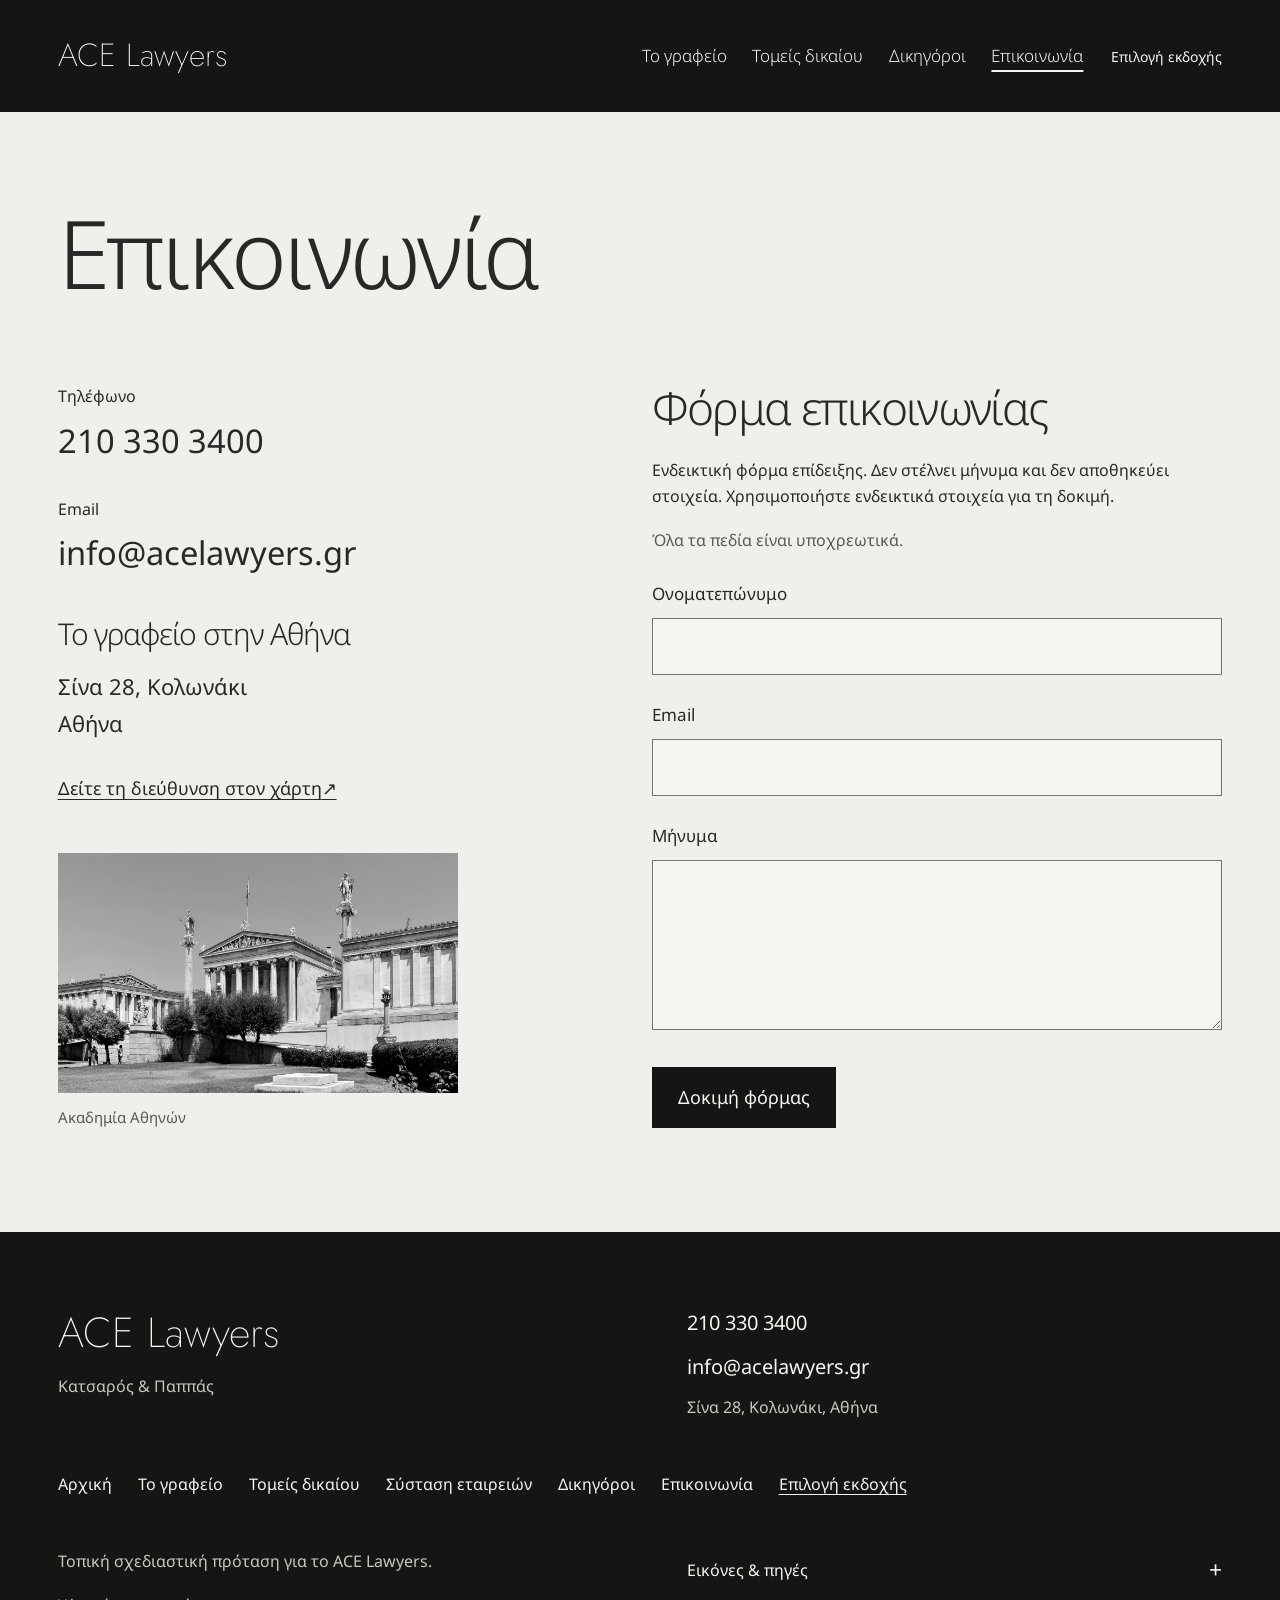
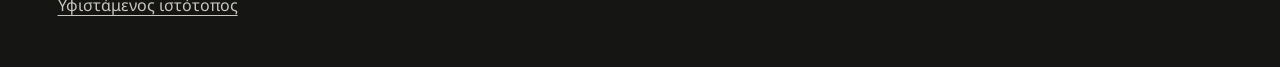
<file: site/sculpture/contact.html>
<!doctype html>
<html lang="el"><head><meta charset="utf-8"><meta name="viewport" content="width=device-width, initial-scale=1"><meta name="robots" content="noindex,nofollow"><meta name="theme-color" content="#151513">
<title>Επικοινωνία | ACE Lawyers</title><meta name="description" content="ACE Lawyers — Κατσαρός &amp; Παππάς. Συμβουλευτική και δικαστηριακή υποστήριξη για ιδιώτες και επιχειρήσεις. Σίνα 28, Κολωνάκι, Αθήνα.">
<link rel="icon" href="../assets/favicon.svg" type="image/svg+xml"><link rel="preload" href="../assets/fonts/jost-200.ttf" as="font" type="font/ttf" crossorigin><link rel="stylesheet" href="../fonts.css"><link rel="stylesheet" href="../styles.css"><script src="../script.js" defer></script></head>
<body class="theme-sculpture page-contact"><a class="skip-link" href="#main">Μετάβαση στο περιεχόμενο</a><header class="site-header inner-header">
      <a class="header-brand" href="index.html" aria-label="ACE Lawyers — Αρχική">ACE Lawyers</a><nav class="desktop-nav" aria-label="Κύρια πλοήγηση"><a href="office.html">Το γραφείο</a><a href="practice.html">Τομείς δικαίου</a><a href="lawyers.html">Δικηγόροι</a><a href="contact.html" aria-current="page">Επικοινωνία</a></nav>
      <div class="header-utility"><a class="version-link" href="../index.html">Επιλογή εκδοχής</a></div>
      <details class="mobile-menu"><summary>Μενού <span aria-hidden="true">+</span></summary><nav aria-label="Πλοήγηση κινητού"><a href="index.html">Αρχική</a><a href="office.html">Το γραφείο</a><a href="practice.html">Τομείς δικαίου</a><a href="companies.html">Σύσταση εταιρειών</a><a href="lawyers.html">Δικηγόροι</a><a href="contact.html" aria-current="page">Επικοινωνία</a><a class="version-link" href="../index.html">Επιλογή εκδοχής</a></nav></details>
    </header>
<main id="main" tabindex="-1"><section class="page-title frame"><h1>Επικοινωνία</h1></section><div class="contact-layout frame section-pad">
    <section class="contact-details" aria-label="Στοιχεία επικοινωνίας"><p>Τηλέφωνο</p><a class="contact-value" href="tel:+302103303400">210 330 3400</a><p>Email</p><a class="contact-value" href="mailto:info@acelawyers.gr">info@acelawyers.gr</a><h2>Το γραφείο στην Αθήνα</h2><p class="address">Σίνα 28, Κολωνάκι<br>Αθήνα</p><a class="text-link" href="https://www.google.com/maps/search/?api=1&amp;query=%CE%A3%CE%AF%CE%BD%CE%B1%2028%2C%20%CE%9A%CE%BF%CE%BB%CF%89%CE%BD%CE%AC%CE%BA%CE%B9%2C%20%CE%91%CE%B8%CE%AE%CE%BD%CE%B1" target="_blank" rel="noopener noreferrer" aria-label="Δείτε τη διεύθυνση στον χάρτη — νέα καρτέλα">Δείτε τη διεύθυνση στον χάρτη <span aria-hidden="true">↗</span></a><figure><img class="" src="../assets/athens-academy.webp" width="1800" height="892" alt="Η Ακαδημία Αθηνών" loading="lazy"><figcaption>Ακαδημία Αθηνών</figcaption></figure></section>
    <section class="form-section" aria-labelledby="form-title"><h2 id="form-title">Φόρμα επικοινωνίας</h2><p id="demo-notice">Ενδεικτική φόρμα επίδειξης. Δεν στέλνει μήνυμα και δεν αποθηκεύει στοιχεία. Χρησιμοποιήστε ενδεικτικά στοιχεία για τη δοκιμή.</p><p class="form-helper" id="required-notice">Όλα τα πεδία είναι υποχρεωτικά.</p>
    <form id="demo-form" aria-describedby="demo-notice required-notice" autocomplete="off"><div class="form-field"><label for="contact-name">Ονοματεπώνυμο</label><input id="contact-name" type="text" required aria-describedby="name-error"><p class="field-error" id="name-error"></p></div><div class="form-field"><label for="contact-email">Email</label><input id="contact-email" type="email" required aria-describedby="email-error"><p class="field-error" id="email-error"></p></div><div class="form-field"><label for="contact-message">Μήνυμα</label><textarea id="contact-message" required rows="5" aria-describedby="message-error"></textarea><p class="field-error" id="message-error"></p></div><button type="submit" id="demo-submit" disabled>Δοκιμή φόρμας</button><p id="form-status" class="form-status" role="status" aria-live="polite" aria-atomic="true"></p><noscript><p class="no-js-notice">Η δοκιμή της φόρμας δεν είναι διαθέσιμη. Για επικοινωνία, χρησιμοποιήστε το τηλέφωνο ή το email του γραφείου.</p></noscript></form></section></div></main><footer class="site-footer dark frame">
      <div class="footer-top"><div><a class="footer-brand" href="index.html">ACE Lawyers</a><p>Κατσαρός &amp; Παππάς</p></div><div class="footer-contact"><a href="tel:+302103303400">210 330 3400</a><a href="mailto:info@acelawyers.gr">info@acelawyers.gr</a><p>Σίνα 28, Κολωνάκι, Αθήνα</p></div></div>
      <nav class="footer-nav" aria-label="Πλοήγηση υποσέλιδου"><a href="index.html">Αρχική</a><a href="office.html">Το γραφείο</a><a href="practice.html">Τομείς δικαίου</a><a href="companies.html">Σύσταση εταιρειών</a><a href="lawyers.html">Δικηγόροι</a><a href="contact.html" aria-current="page">Επικοινωνία</a><a class="text-link" href="../index.html">Επιλογή εκδοχής</a></nav>
      <div class="footer-bottom"><div><p>Τοπική σχεδιαστική πρόταση για το ACE Lawyers.</p><a class="text-link" href="https://www.acelawyers.gr/">Υφιστάμενος ιστότοπος</a></div><details class="image-credits"><summary>Εικόνες &amp; πηγές <span aria-hidden="true">+</span></summary><div>
    <p>Η κεντρική εικόνα του γλυπτού δημιουργήθηκε με τεχνητή νοημοσύνη για τη σχεδιαστική πρόταση.</p><p>Οι φωτογραφίες παρουσιάζουν την Αθήνα, τη Σόφια, το Βουκουρέστι και τη Λευκωσία ως τόπους αναφοράς των εταιρικών υπηρεσιών.</p>
    <ul><li>«Academy of Athens, Greece» — Julian Lupyan. <a href="https://commons.wikimedia.org/wiki/File:Academy_of_Athens,_Greece.jpg">Πηγή</a>, <a href="https://creativecommons.org/publicdomain/zero/1.0/">CC0 1.0</a>.</li>
    <li>«Dome of Saint Alexander Nevsky Cathedral» — Julian Lupyan. <a href="https://commons.wikimedia.org/wiki/File:Dome_of_Saint_Alexander_Nevsky_Cathedral.jpg">Πηγή</a>, <a href="https://creativecommons.org/publicdomain/zero/1.0/">CC0 1.0</a>.</li>
    <li>«Bucharest Bucuresti Romania» — Crislia. <a href="https://commons.wikimedia.org/wiki/File:Bucharest_Bucuresti_Romania.JPG">Πηγή</a>, <a href="https://creativecommons.org/licenses/by-sa/4.0/">CC BY-SA 4.0</a>.</li>
    <li>«Nicosia's Skyline» — ConstantinosTziak. <a href="https://commons.wikimedia.org/wiki/File:Nicosia%27s_Skyline.jpg">Πηγή</a>, <a href="https://creativecommons.org/licenses/by-sa/4.0/">CC BY-SA 4.0</a>.</li></ul>
    <p>Προσαρμογή μεγέθους και κάδρου για την παρουσίαση. Στην εκδοχή με το γλυπτό εφαρμόζεται επίσης ασπρόμαυρη απόδοση και προσαρμογή αντίθεσης. Οι προσαρμογές των φωτογραφιών Βουκουρεστίου και Λευκωσίας διατίθενται με CC BY-SA 4.0.</p></div></details></div>
    </footer><!-- Cloudflare Web Analytics --><script type='module' src='https://static.cloudflareinsights.com/beacon.min.js' data-cf-beacon='{"token": "725f705bd67242419c5879c12c31735f"}'></script><!-- End Cloudflare Web Analytics --></body></html>
</file>
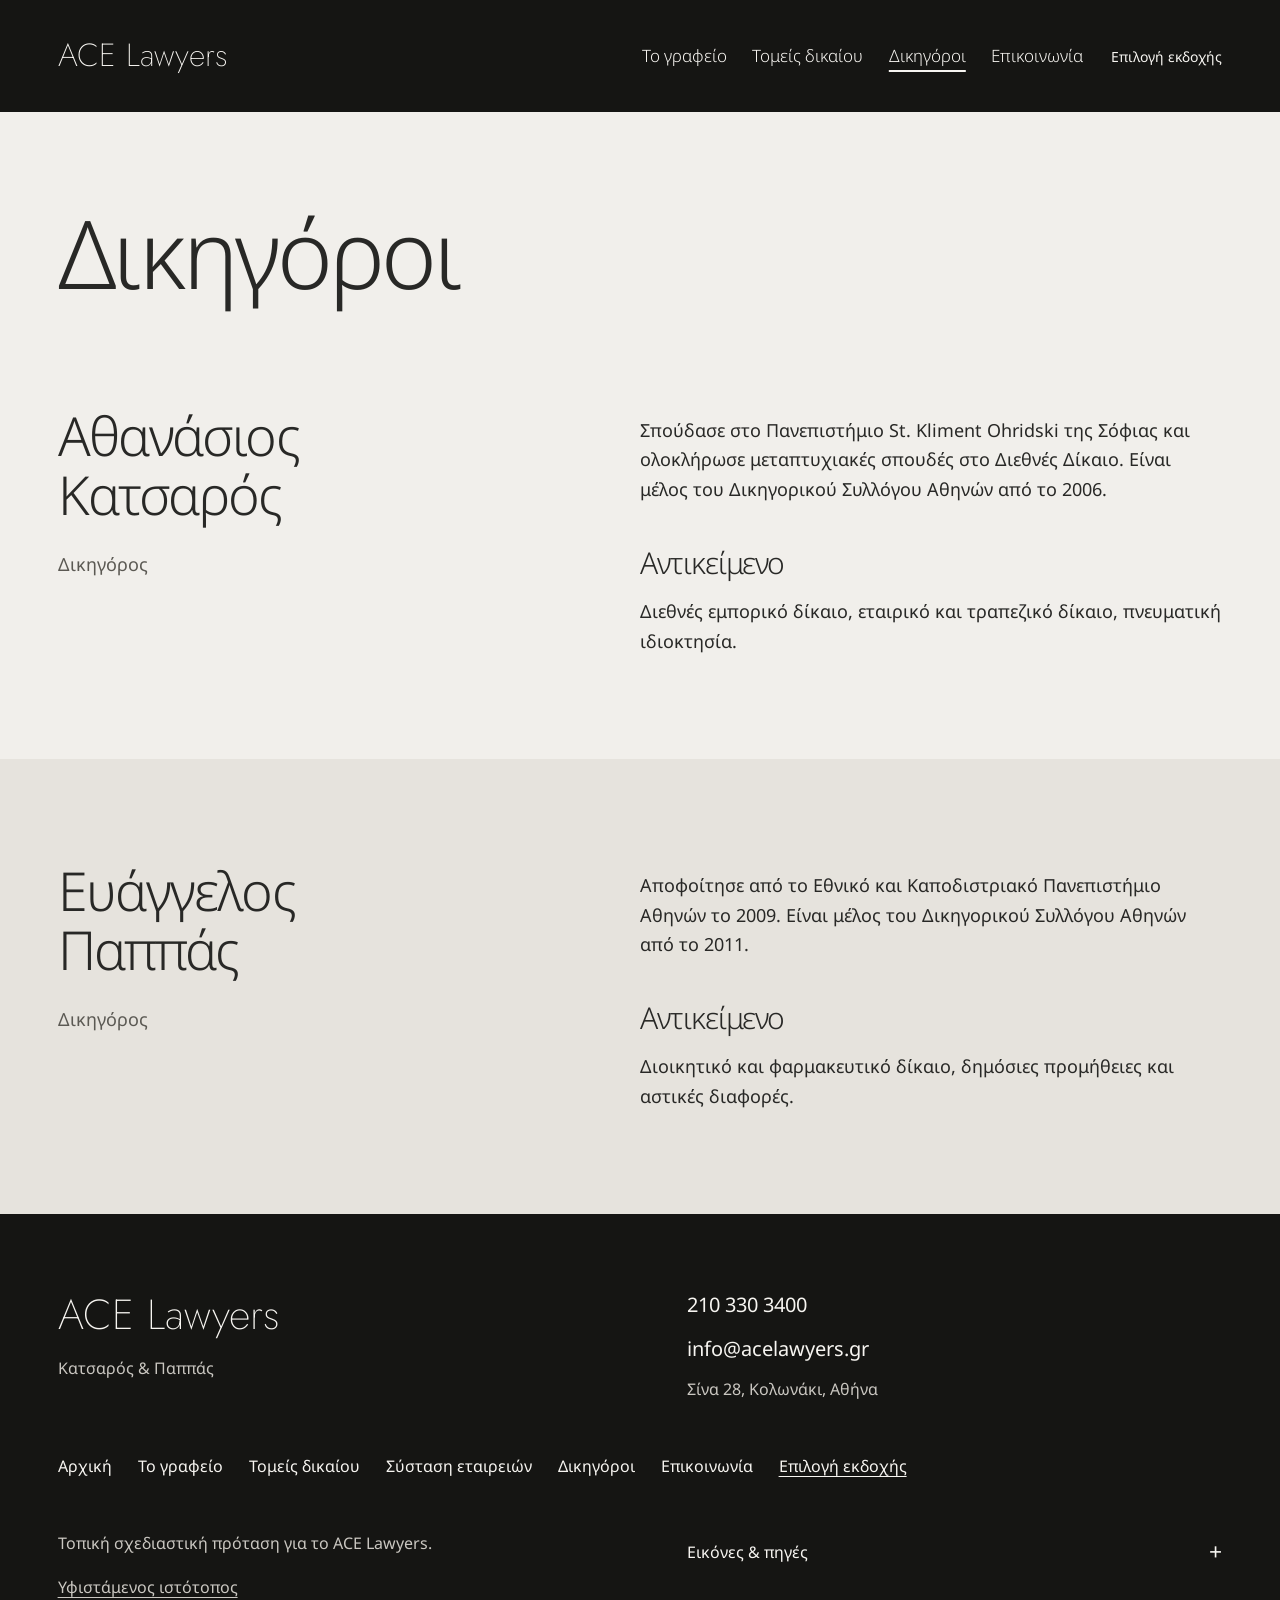
<file: site/sculpture/lawyers.html>
<!doctype html>
<html lang="el"><head><meta charset="utf-8"><meta name="viewport" content="width=device-width, initial-scale=1"><meta name="robots" content="noindex,nofollow"><meta name="theme-color" content="#151513">
<title>Δικηγόροι | ACE Lawyers</title><meta name="description" content="ACE Lawyers — Κατσαρός &amp; Παππάς. Συμβουλευτική και δικαστηριακή υποστήριξη για ιδιώτες και επιχειρήσεις. Σίνα 28, Κολωνάκι, Αθήνα.">
<link rel="icon" href="../assets/favicon.svg" type="image/svg+xml"><link rel="preload" href="../assets/fonts/jost-200.ttf" as="font" type="font/ttf" crossorigin><link rel="stylesheet" href="../fonts.css"><link rel="stylesheet" href="../styles.css"><script src="../script.js" defer></script></head>
<body class="theme-sculpture page-lawyers"><a class="skip-link" href="#main">Μετάβαση στο περιεχόμενο</a><header class="site-header inner-header">
      <a class="header-brand" href="index.html" aria-label="ACE Lawyers — Αρχική">ACE Lawyers</a><nav class="desktop-nav" aria-label="Κύρια πλοήγηση"><a href="office.html">Το γραφείο</a><a href="practice.html">Τομείς δικαίου</a><a href="lawyers.html" aria-current="page">Δικηγόροι</a><a href="contact.html">Επικοινωνία</a></nav>
      <div class="header-utility"><a class="version-link" href="../index.html">Επιλογή εκδοχής</a></div>
      <details class="mobile-menu"><summary>Μενού <span aria-hidden="true">+</span></summary><nav aria-label="Πλοήγηση κινητού"><a href="index.html">Αρχική</a><a href="office.html">Το γραφείο</a><a href="practice.html">Τομείς δικαίου</a><a href="companies.html">Σύσταση εταιρειών</a><a href="lawyers.html" aria-current="page">Δικηγόροι</a><a href="contact.html">Επικοινωνία</a><a class="version-link" href="../index.html">Επιλογή εκδοχής</a></nav></details>
    </header>
<main id="main" tabindex="-1"><section class="page-title frame"><h1>Δικηγόροι</h1></section>
    <article class="lawyer-profile frame section-pad"><div><h2 data-reveal>Αθανάσιος<br>Κατσαρός</h2><p class="lawyer-role">Δικηγόρος</p></div><div><p data-reveal>Σπούδασε στο Πανεπιστήμιο St. Kliment Ohridski της Σόφιας και ολοκλήρωσε μεταπτυχιακές σπουδές στο Διεθνές Δίκαιο. Είναι μέλος του Δικηγορικού Συλλόγου Αθηνών από το 2006.</p><h3>Αντικείμενο</h3><p data-reveal>Διεθνές εμπορικό δίκαιο, εταιρικό και τραπεζικό δίκαιο, πνευματική ιδιοκτησία.</p></div></article>
    <article class="lawyer-profile alternate frame section-pad"><div><h2 data-reveal>Ευάγγελος<br>Παππάς</h2><p class="lawyer-role">Δικηγόρος</p></div><div><p data-reveal>Αποφοίτησε από το Εθνικό και Καποδιστριακό Πανεπιστήμιο Αθηνών το 2009. Είναι μέλος του Δικηγορικού Συλλόγου Αθηνών από το 2011.</p><h3>Αντικείμενο</h3><p data-reveal>Διοικητικό και φαρμακευτικό δίκαιο, δημόσιες προμήθειες και αστικές διαφορές.</p></div></article></main><footer class="site-footer dark frame">
      <div class="footer-top"><div><a class="footer-brand" href="index.html">ACE Lawyers</a><p>Κατσαρός &amp; Παππάς</p></div><div class="footer-contact"><a href="tel:+302103303400">210 330 3400</a><a href="mailto:info@acelawyers.gr">info@acelawyers.gr</a><p>Σίνα 28, Κολωνάκι, Αθήνα</p></div></div>
      <nav class="footer-nav" aria-label="Πλοήγηση υποσέλιδου"><a href="index.html">Αρχική</a><a href="office.html">Το γραφείο</a><a href="practice.html">Τομείς δικαίου</a><a href="companies.html">Σύσταση εταιρειών</a><a href="lawyers.html" aria-current="page">Δικηγόροι</a><a href="contact.html">Επικοινωνία</a><a class="text-link" href="../index.html">Επιλογή εκδοχής</a></nav>
      <div class="footer-bottom"><div><p>Τοπική σχεδιαστική πρόταση για το ACE Lawyers.</p><a class="text-link" href="https://www.acelawyers.gr/">Υφιστάμενος ιστότοπος</a></div><details class="image-credits"><summary>Εικόνες &amp; πηγές <span aria-hidden="true">+</span></summary><div>
    <p>Η κεντρική εικόνα του γλυπτού δημιουργήθηκε με τεχνητή νοημοσύνη για τη σχεδιαστική πρόταση.</p><p>Οι φωτογραφίες παρουσιάζουν την Αθήνα, τη Σόφια, το Βουκουρέστι και τη Λευκωσία ως τόπους αναφοράς των εταιρικών υπηρεσιών.</p>
    <ul><li>«Academy of Athens, Greece» — Julian Lupyan. <a href="https://commons.wikimedia.org/wiki/File:Academy_of_Athens,_Greece.jpg">Πηγή</a>, <a href="https://creativecommons.org/publicdomain/zero/1.0/">CC0 1.0</a>.</li>
    <li>«Dome of Saint Alexander Nevsky Cathedral» — Julian Lupyan. <a href="https://commons.wikimedia.org/wiki/File:Dome_of_Saint_Alexander_Nevsky_Cathedral.jpg">Πηγή</a>, <a href="https://creativecommons.org/publicdomain/zero/1.0/">CC0 1.0</a>.</li>
    <li>«Bucharest Bucuresti Romania» — Crislia. <a href="https://commons.wikimedia.org/wiki/File:Bucharest_Bucuresti_Romania.JPG">Πηγή</a>, <a href="https://creativecommons.org/licenses/by-sa/4.0/">CC BY-SA 4.0</a>.</li>
    <li>«Nicosia's Skyline» — ConstantinosTziak. <a href="https://commons.wikimedia.org/wiki/File:Nicosia%27s_Skyline.jpg">Πηγή</a>, <a href="https://creativecommons.org/licenses/by-sa/4.0/">CC BY-SA 4.0</a>.</li></ul>
    <p>Προσαρμογή μεγέθους και κάδρου για την παρουσίαση. Στην εκδοχή με το γλυπτό εφαρμόζεται επίσης ασπρόμαυρη απόδοση και προσαρμογή αντίθεσης. Οι προσαρμογές των φωτογραφιών Βουκουρεστίου και Λευκωσίας διατίθενται με CC BY-SA 4.0.</p></div></details></div>
    </footer><!-- Cloudflare Web Analytics --><script type='module' src='https://static.cloudflareinsights.com/beacon.min.js' data-cf-beacon='{"token": "725f705bd67242419c5879c12c31735f"}'></script><!-- End Cloudflare Web Analytics --></body></html>
</file>
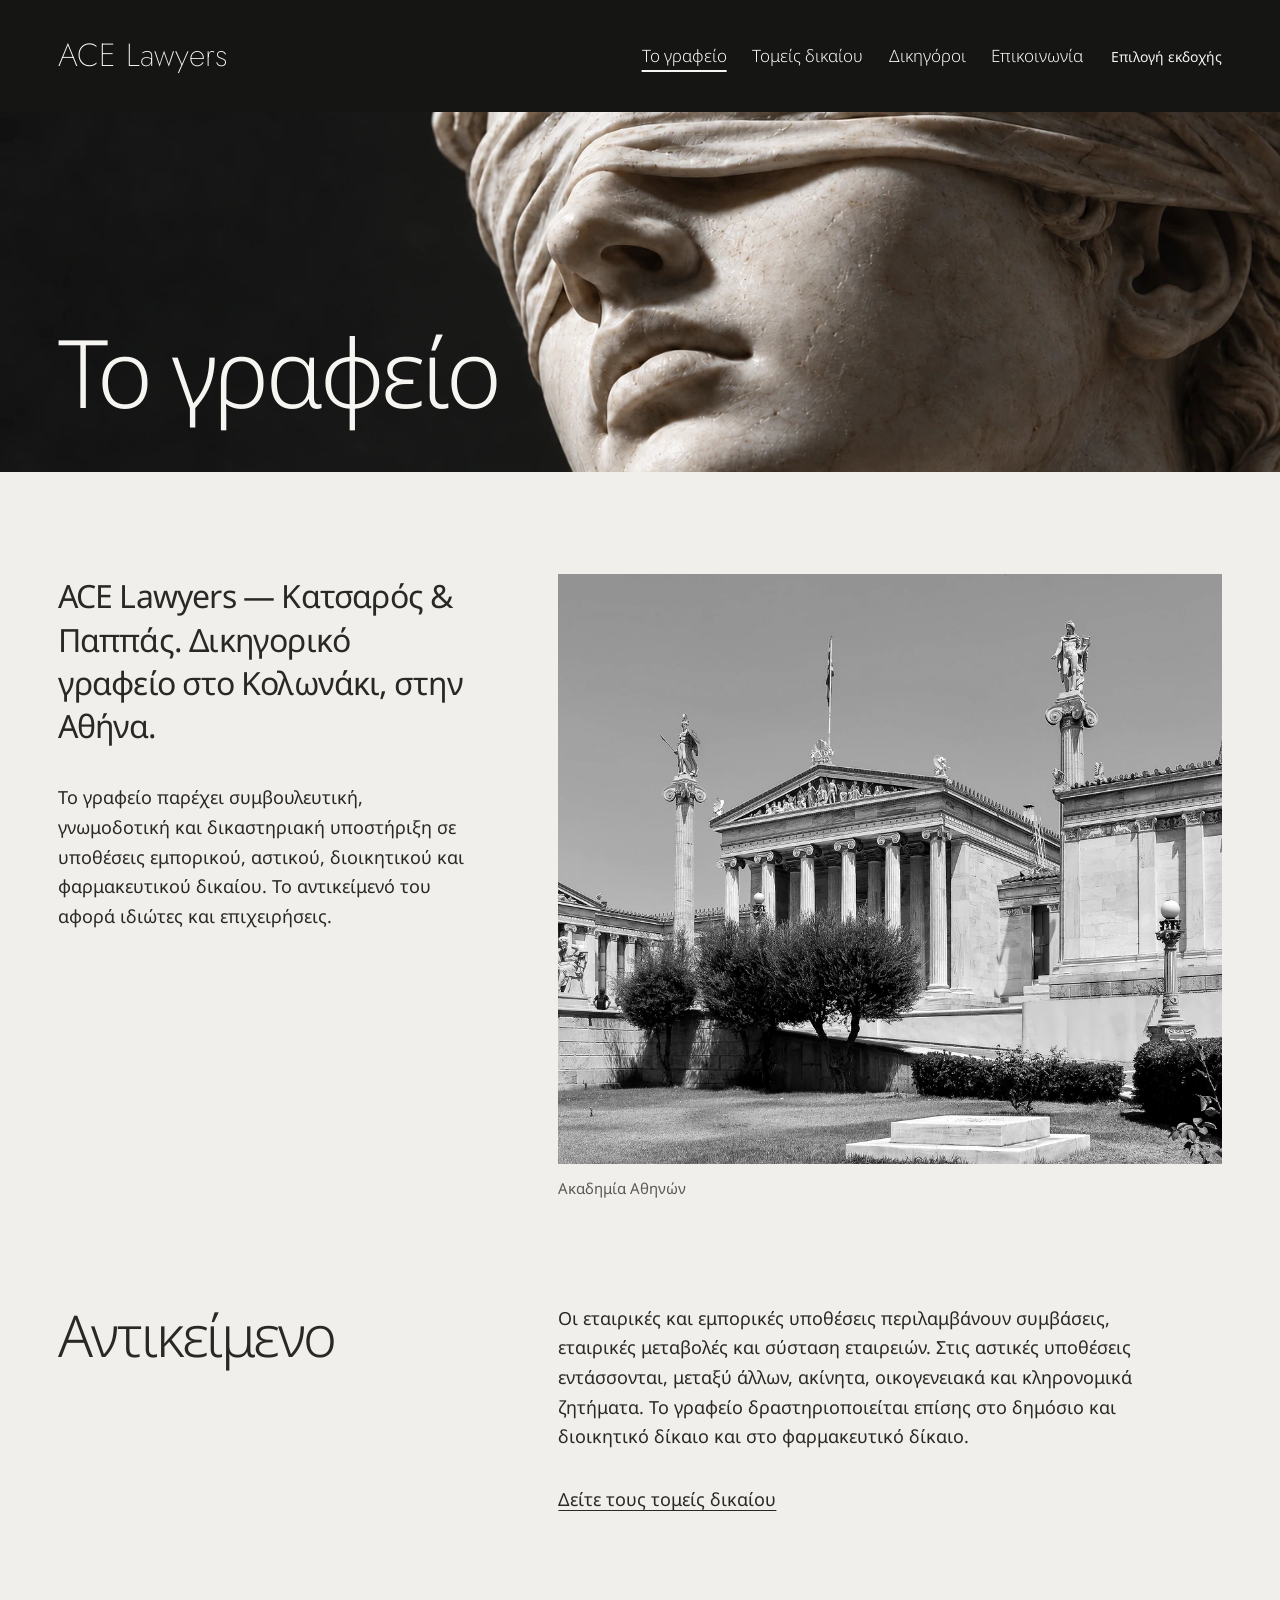
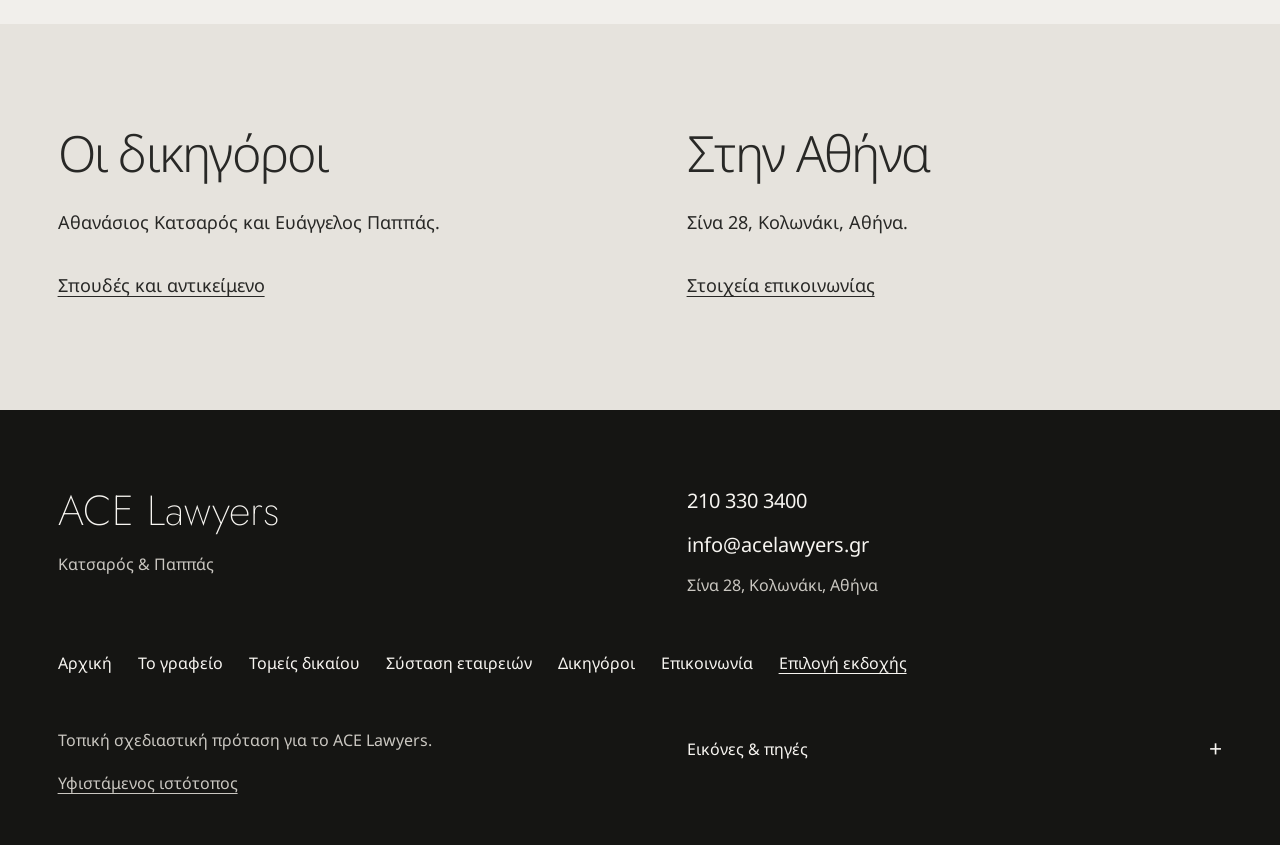
<file: site/sculpture/office.html>
<!doctype html>
<html lang="el"><head><meta charset="utf-8"><meta name="viewport" content="width=device-width, initial-scale=1"><meta name="robots" content="noindex,nofollow"><meta name="theme-color" content="#151513">
<title>Το γραφείο | ACE Lawyers</title><meta name="description" content="ACE Lawyers — Κατσαρός &amp; Παππάς. Συμβουλευτική και δικαστηριακή υποστήριξη για ιδιώτες και επιχειρήσεις. Σίνα 28, Κολωνάκι, Αθήνα.">
<link rel="icon" href="../assets/favicon.svg" type="image/svg+xml"><link rel="preload" href="../assets/fonts/jost-200.ttf" as="font" type="font/ttf" crossorigin><link rel="stylesheet" href="../fonts.css"><link rel="stylesheet" href="../styles.css"><script src="../script.js" defer></script></head>
<body class="theme-sculpture page-office"><a class="skip-link" href="#main">Μετάβαση στο περιεχόμενο</a><header class="site-header inner-header">
      <a class="header-brand" href="index.html" aria-label="ACE Lawyers — Αρχική">ACE Lawyers</a><nav class="desktop-nav" aria-label="Κύρια πλοήγηση"><a href="office.html" aria-current="page">Το γραφείο</a><a href="practice.html">Τομείς δικαίου</a><a href="lawyers.html">Δικηγόροι</a><a href="contact.html">Επικοινωνία</a></nav>
      <div class="header-utility"><a class="version-link" href="../index.html">Επιλογή εκδοχής</a></div>
      <details class="mobile-menu"><summary>Μενού <span aria-hidden="true">+</span></summary><nav aria-label="Πλοήγηση κινητού"><a href="index.html">Αρχική</a><a href="office.html" aria-current="page">Το γραφείο</a><a href="practice.html">Τομείς δικαίου</a><a href="companies.html">Σύσταση εταιρειών</a><a href="lawyers.html">Δικηγόροι</a><a href="contact.html">Επικοινωνία</a><a class="version-link" href="../index.html">Επιλογή εκδοχής</a></nav></details>
    </header>
<main id="main" tabindex="-1"><section class="office-masthead"><div class="frame"><h1>Το γραφείο</h1></div><img class="masthead-image" src="../assets/ace-sculpture-hero.webp" width="1536" height="1024" alt="" fetchpriority="high"></section>
    <section class="office-spread frame section-pad"><div class="office-lead"><p class="editorial-statement" data-reveal>ACE Lawyers — Κατσαρός &amp; Παππάς. Δικηγορικό γραφείο στο Κολωνάκι, στην Αθήνα.</p><p data-reveal>Το γραφείο παρέχει συμβουλευτική, γνωμοδοτική και δικαστηριακή υποστήριξη σε υποθέσεις εμπορικού, αστικού, διοικητικού και φαρμακευτικού δικαίου. Το αντικείμενό του αφορά ιδιώτες και επιχειρήσεις.</p></div><figure data-reveal><img class="" src="../assets/athens-academy.webp" width="1800" height="892" alt="Η Ακαδημία Αθηνών" loading="lazy"><figcaption>Ακαδημία Αθηνών</figcaption></figure></section>
    <section class="office-subject frame section-pad"><h2 data-reveal>Αντικείμενο</h2><div><p data-reveal>Οι εταιρικές και εμπορικές υποθέσεις περιλαμβάνουν συμβάσεις, εταιρικές μεταβολές και σύσταση εταιρειών. Στις αστικές υποθέσεις εντάσσονται, μεταξύ άλλων, ακίνητα, οικογενειακά και κληρονομικά ζητήματα. Το γραφείο δραστηριοποιείται επίσης στο δημόσιο και διοικητικό δίκαιο και στο φαρμακευτικό δίκαιο.</p><a class="text-link" href="practice.html">Δείτε τους τομείς δικαίου</a></div></section>
    <section class="office-links frame section-pad"><div><h2 data-reveal>Οι δικηγόροι</h2><p>Αθανάσιος Κατσαρός και Ευάγγελος Παππάς.</p><a class="text-link" href="lawyers.html">Σπουδές και αντικείμενο</a></div><div><h2 data-reveal>Στην Αθήνα</h2><p>Σίνα 28, Κολωνάκι, Αθήνα.</p><a class="text-link" href="contact.html">Στοιχεία επικοινωνίας</a></div></section></main><footer class="site-footer dark frame">
      <div class="footer-top"><div><a class="footer-brand" href="index.html">ACE Lawyers</a><p>Κατσαρός &amp; Παππάς</p></div><div class="footer-contact"><a href="tel:+302103303400">210 330 3400</a><a href="mailto:info@acelawyers.gr">info@acelawyers.gr</a><p>Σίνα 28, Κολωνάκι, Αθήνα</p></div></div>
      <nav class="footer-nav" aria-label="Πλοήγηση υποσέλιδου"><a href="index.html">Αρχική</a><a href="office.html" aria-current="page">Το γραφείο</a><a href="practice.html">Τομείς δικαίου</a><a href="companies.html">Σύσταση εταιρειών</a><a href="lawyers.html">Δικηγόροι</a><a href="contact.html">Επικοινωνία</a><a class="text-link" href="../index.html">Επιλογή εκδοχής</a></nav>
      <div class="footer-bottom"><div><p>Τοπική σχεδιαστική πρόταση για το ACE Lawyers.</p><a class="text-link" href="https://www.acelawyers.gr/">Υφιστάμενος ιστότοπος</a></div><details class="image-credits"><summary>Εικόνες &amp; πηγές <span aria-hidden="true">+</span></summary><div>
    <p>Η κεντρική εικόνα του γλυπτού δημιουργήθηκε με τεχνητή νοημοσύνη για τη σχεδιαστική πρόταση.</p><p>Οι φωτογραφίες παρουσιάζουν την Αθήνα, τη Σόφια, το Βουκουρέστι και τη Λευκωσία ως τόπους αναφοράς των εταιρικών υπηρεσιών.</p>
    <ul><li>«Academy of Athens, Greece» — Julian Lupyan. <a href="https://commons.wikimedia.org/wiki/File:Academy_of_Athens,_Greece.jpg">Πηγή</a>, <a href="https://creativecommons.org/publicdomain/zero/1.0/">CC0 1.0</a>.</li>
    <li>«Dome of Saint Alexander Nevsky Cathedral» — Julian Lupyan. <a href="https://commons.wikimedia.org/wiki/File:Dome_of_Saint_Alexander_Nevsky_Cathedral.jpg">Πηγή</a>, <a href="https://creativecommons.org/publicdomain/zero/1.0/">CC0 1.0</a>.</li>
    <li>«Bucharest Bucuresti Romania» — Crislia. <a href="https://commons.wikimedia.org/wiki/File:Bucharest_Bucuresti_Romania.JPG">Πηγή</a>, <a href="https://creativecommons.org/licenses/by-sa/4.0/">CC BY-SA 4.0</a>.</li>
    <li>«Nicosia's Skyline» — ConstantinosTziak. <a href="https://commons.wikimedia.org/wiki/File:Nicosia%27s_Skyline.jpg">Πηγή</a>, <a href="https://creativecommons.org/licenses/by-sa/4.0/">CC BY-SA 4.0</a>.</li></ul>
    <p>Προσαρμογή μεγέθους και κάδρου για την παρουσίαση. Στην εκδοχή με το γλυπτό εφαρμόζεται επίσης ασπρόμαυρη απόδοση και προσαρμογή αντίθεσης. Οι προσαρμογές των φωτογραφιών Βουκουρεστίου και Λευκωσίας διατίθενται με CC BY-SA 4.0.</p></div></details></div>
    </footer><!-- Cloudflare Web Analytics --><script type='module' src='https://static.cloudflareinsights.com/beacon.min.js' data-cf-beacon='{"token": "725f705bd67242419c5879c12c31735f"}'></script><!-- End Cloudflare Web Analytics --></body></html>
</file>
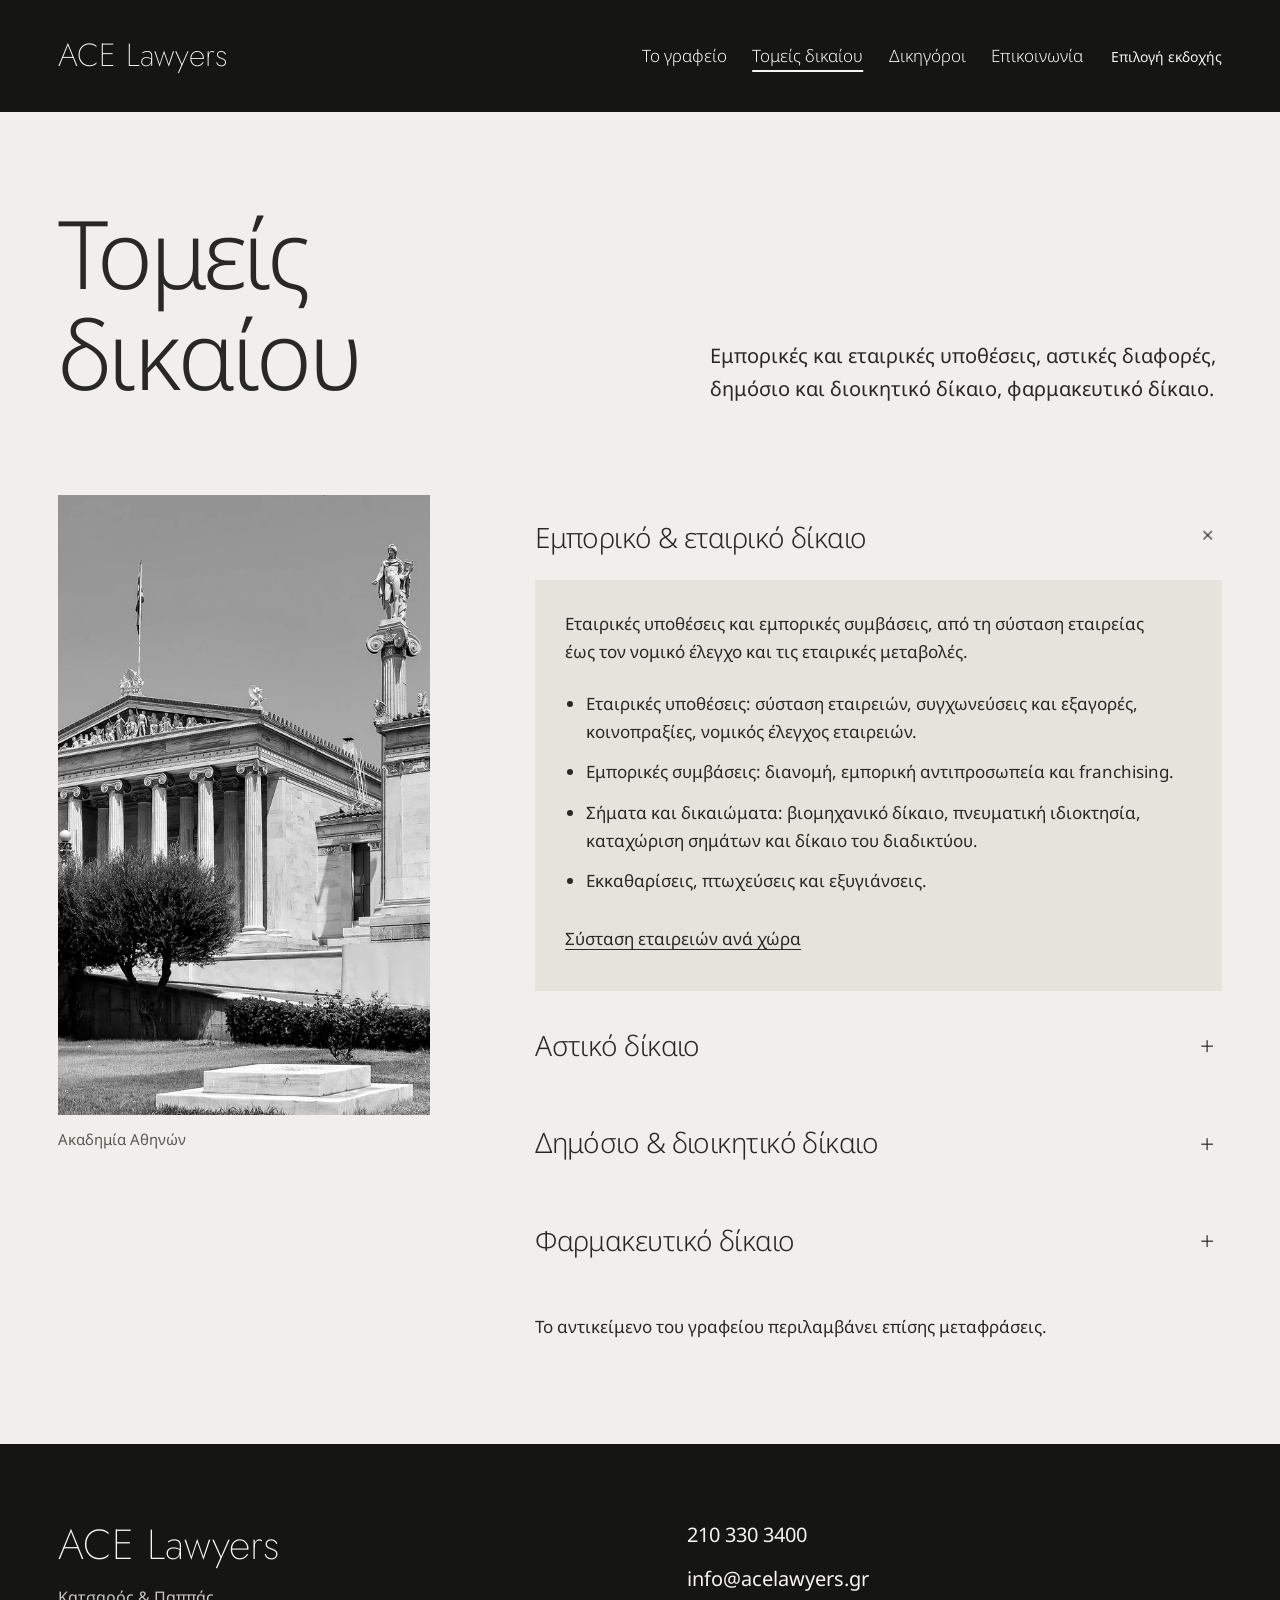
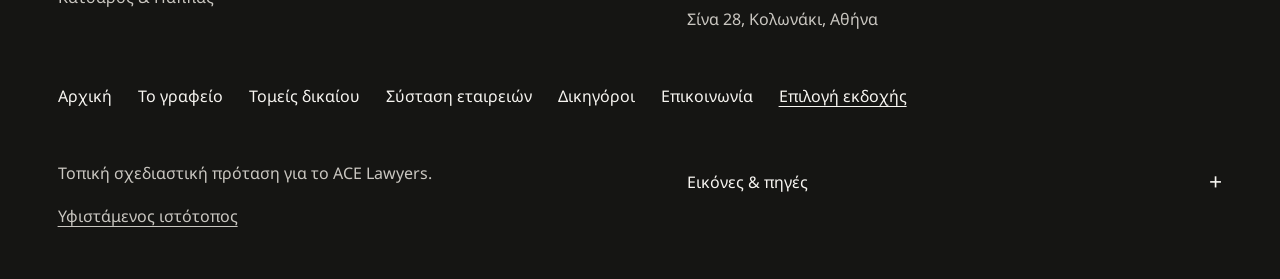
<file: site/sculpture/practice.html>
<!doctype html>
<html lang="el"><head><meta charset="utf-8"><meta name="viewport" content="width=device-width, initial-scale=1"><meta name="robots" content="noindex,nofollow"><meta name="theme-color" content="#151513">
<title>Τομείς δικαίου | ACE Lawyers</title><meta name="description" content="ACE Lawyers — Κατσαρός &amp; Παππάς. Συμβουλευτική και δικαστηριακή υποστήριξη για ιδιώτες και επιχειρήσεις. Σίνα 28, Κολωνάκι, Αθήνα.">
<link rel="icon" href="../assets/favicon.svg" type="image/svg+xml"><link rel="preload" href="../assets/fonts/jost-200.ttf" as="font" type="font/ttf" crossorigin><link rel="stylesheet" href="../fonts.css"><link rel="stylesheet" href="../styles.css"><script src="../script.js" defer></script></head>
<body class="theme-sculpture page-practice"><a class="skip-link" href="#main">Μετάβαση στο περιεχόμενο</a><header class="site-header inner-header">
      <a class="header-brand" href="index.html" aria-label="ACE Lawyers — Αρχική">ACE Lawyers</a><nav class="desktop-nav" aria-label="Κύρια πλοήγηση"><a href="office.html">Το γραφείο</a><a href="practice.html" aria-current="page">Τομείς δικαίου</a><a href="lawyers.html">Δικηγόροι</a><a href="contact.html">Επικοινωνία</a></nav>
      <div class="header-utility"><a class="version-link" href="../index.html">Επιλογή εκδοχής</a></div>
      <details class="mobile-menu"><summary>Μενού <span aria-hidden="true">+</span></summary><nav aria-label="Πλοήγηση κινητού"><a href="index.html">Αρχική</a><a href="office.html">Το γραφείο</a><a href="practice.html" aria-current="page">Τομείς δικαίου</a><a href="companies.html">Σύσταση εταιρειών</a><a href="lawyers.html">Δικηγόροι</a><a href="contact.html">Επικοινωνία</a><a class="version-link" href="../index.html">Επιλογή εκδοχής</a></nav></details>
    </header>
<main id="main" tabindex="-1"><section class="page-title frame"><h1>Τομείς δικαίου</h1><p>Εμπορικές και εταιρικές υποθέσεις, αστικές διαφορές, δημόσιο και διοικητικό δίκαιο, φαρμακευτικό δίκαιο.</p></section>
    <section class="practice-layout frame section-pad" aria-label="Αντικείμενα δικαίου"><figure class="practice-photo" data-reveal><img class="" src="../assets/athens-academy.webp" width="1800" height="892" alt="Η Ακαδημία Αθηνών" loading="lazy"><figcaption>Ακαδημία Αθηνών</figcaption></figure><div class="practice-list"><details id="commercial" class="practice-disclosure" open><summary>Εμπορικό &amp; εταιρικό δίκαιο<span aria-hidden="true">+</span></summary><div class="disclosure-content"><p>Εταιρικές υποθέσεις και εμπορικές συμβάσεις, από τη σύσταση εταιρείας έως τον νομικό έλεγχο και τις εταιρικές μεταβολές.</p><ul><li>Εταιρικές υποθέσεις: σύσταση εταιρειών, συγχωνεύσεις και εξαγορές, κοινοπραξίες, νομικός έλεγχος εταιρειών.</li><li>Εμπορικές συμβάσεις: διανομή, εμπορική αντιπροσωπεία και franchising.</li><li>Σήματα και δικαιώματα: βιομηχανικό δίκαιο, πνευματική ιδιοκτησία, καταχώριση σημάτων και δίκαιο του διαδικτύου.</li><li>Εκκαθαρίσεις, πτωχεύσεις και εξυγιάνσεις.</li></ul><a class="text-link" href="companies.html">Σύσταση εταιρειών ανά χώρα</a></div></details><details id="civil" class="practice-disclosure" ><summary>Αστικό δίκαιο<span aria-hidden="true">+</span></summary><div class="disclosure-content"><p>Υποθέσεις ακινήτων, οικογενειακές και κληρονομικές υποθέσεις, οφειλές και αστικές διαφορές.</p><ul><li>Ακίνητα.</li><li>Οικογενειακό και κληρονομικό δίκαιο.</li><li>Υποθέσεις αυτοκινήτων.</li><li>Ρύθμιση οφειλών και δάνεια σε ελβετικό φράγκο.</li><li>Αναγκαστική εκτέλεση.</li></ul></div></details><details id="public" class="practice-disclosure" ><summary>Δημόσιο &amp; διοικητικό δίκαιο<span aria-hidden="true">+</span></summary><div class="disclosure-content"><p>Δημόσιο και διοικητικό δίκαιο, με αντικείμενα που περιλαμβάνουν δημόσια έργα και προμήθειες.</p><ul><li>Δημόσια έργα και προμήθειες.</li><li>Μεταναστευτικό δίκαιο.</li></ul></div></details><details id="pharmaceutical" class="practice-disclosure" ><summary>Φαρμακευτικό δίκαιο<span aria-hidden="true">+</span></summary><div class="disclosure-content"><p>Συμβουλευτική και δικαστηριακή υποστήριξη σε ζητήματα φαρμακευτικού δικαίου.</p></div></details><p class="translation-note">Το αντικείμενο του γραφείου περιλαμβάνει επίσης μεταφράσεις.</p></div></section></main><footer class="site-footer dark frame">
      <div class="footer-top"><div><a class="footer-brand" href="index.html">ACE Lawyers</a><p>Κατσαρός &amp; Παππάς</p></div><div class="footer-contact"><a href="tel:+302103303400">210 330 3400</a><a href="mailto:info@acelawyers.gr">info@acelawyers.gr</a><p>Σίνα 28, Κολωνάκι, Αθήνα</p></div></div>
      <nav class="footer-nav" aria-label="Πλοήγηση υποσέλιδου"><a href="index.html">Αρχική</a><a href="office.html">Το γραφείο</a><a href="practice.html" aria-current="page">Τομείς δικαίου</a><a href="companies.html">Σύσταση εταιρειών</a><a href="lawyers.html">Δικηγόροι</a><a href="contact.html">Επικοινωνία</a><a class="text-link" href="../index.html">Επιλογή εκδοχής</a></nav>
      <div class="footer-bottom"><div><p>Τοπική σχεδιαστική πρόταση για το ACE Lawyers.</p><a class="text-link" href="https://www.acelawyers.gr/">Υφιστάμενος ιστότοπος</a></div><details class="image-credits"><summary>Εικόνες &amp; πηγές <span aria-hidden="true">+</span></summary><div>
    <p>Η κεντρική εικόνα του γλυπτού δημιουργήθηκε με τεχνητή νοημοσύνη για τη σχεδιαστική πρόταση.</p><p>Οι φωτογραφίες παρουσιάζουν την Αθήνα, τη Σόφια, το Βουκουρέστι και τη Λευκωσία ως τόπους αναφοράς των εταιρικών υπηρεσιών.</p>
    <ul><li>«Academy of Athens, Greece» — Julian Lupyan. <a href="https://commons.wikimedia.org/wiki/File:Academy_of_Athens,_Greece.jpg">Πηγή</a>, <a href="https://creativecommons.org/publicdomain/zero/1.0/">CC0 1.0</a>.</li>
    <li>«Dome of Saint Alexander Nevsky Cathedral» — Julian Lupyan. <a href="https://commons.wikimedia.org/wiki/File:Dome_of_Saint_Alexander_Nevsky_Cathedral.jpg">Πηγή</a>, <a href="https://creativecommons.org/publicdomain/zero/1.0/">CC0 1.0</a>.</li>
    <li>«Bucharest Bucuresti Romania» — Crislia. <a href="https://commons.wikimedia.org/wiki/File:Bucharest_Bucuresti_Romania.JPG">Πηγή</a>, <a href="https://creativecommons.org/licenses/by-sa/4.0/">CC BY-SA 4.0</a>.</li>
    <li>«Nicosia's Skyline» — ConstantinosTziak. <a href="https://commons.wikimedia.org/wiki/File:Nicosia%27s_Skyline.jpg">Πηγή</a>, <a href="https://creativecommons.org/licenses/by-sa/4.0/">CC BY-SA 4.0</a>.</li></ul>
    <p>Προσαρμογή μεγέθους και κάδρου για την παρουσίαση. Στην εκδοχή με το γλυπτό εφαρμόζεται επίσης ασπρόμαυρη απόδοση και προσαρμογή αντίθεσης. Οι προσαρμογές των φωτογραφιών Βουκουρεστίου και Λευκωσίας διατίθενται με CC BY-SA 4.0.</p></div></details></div>
    </footer><!-- Cloudflare Web Analytics --><script type='module' src='https://static.cloudflareinsights.com/beacon.min.js' data-cf-beacon='{"token": "725f705bd67242419c5879c12c31735f"}'></script><!-- End Cloudflare Web Analytics --></body></html>
</file>
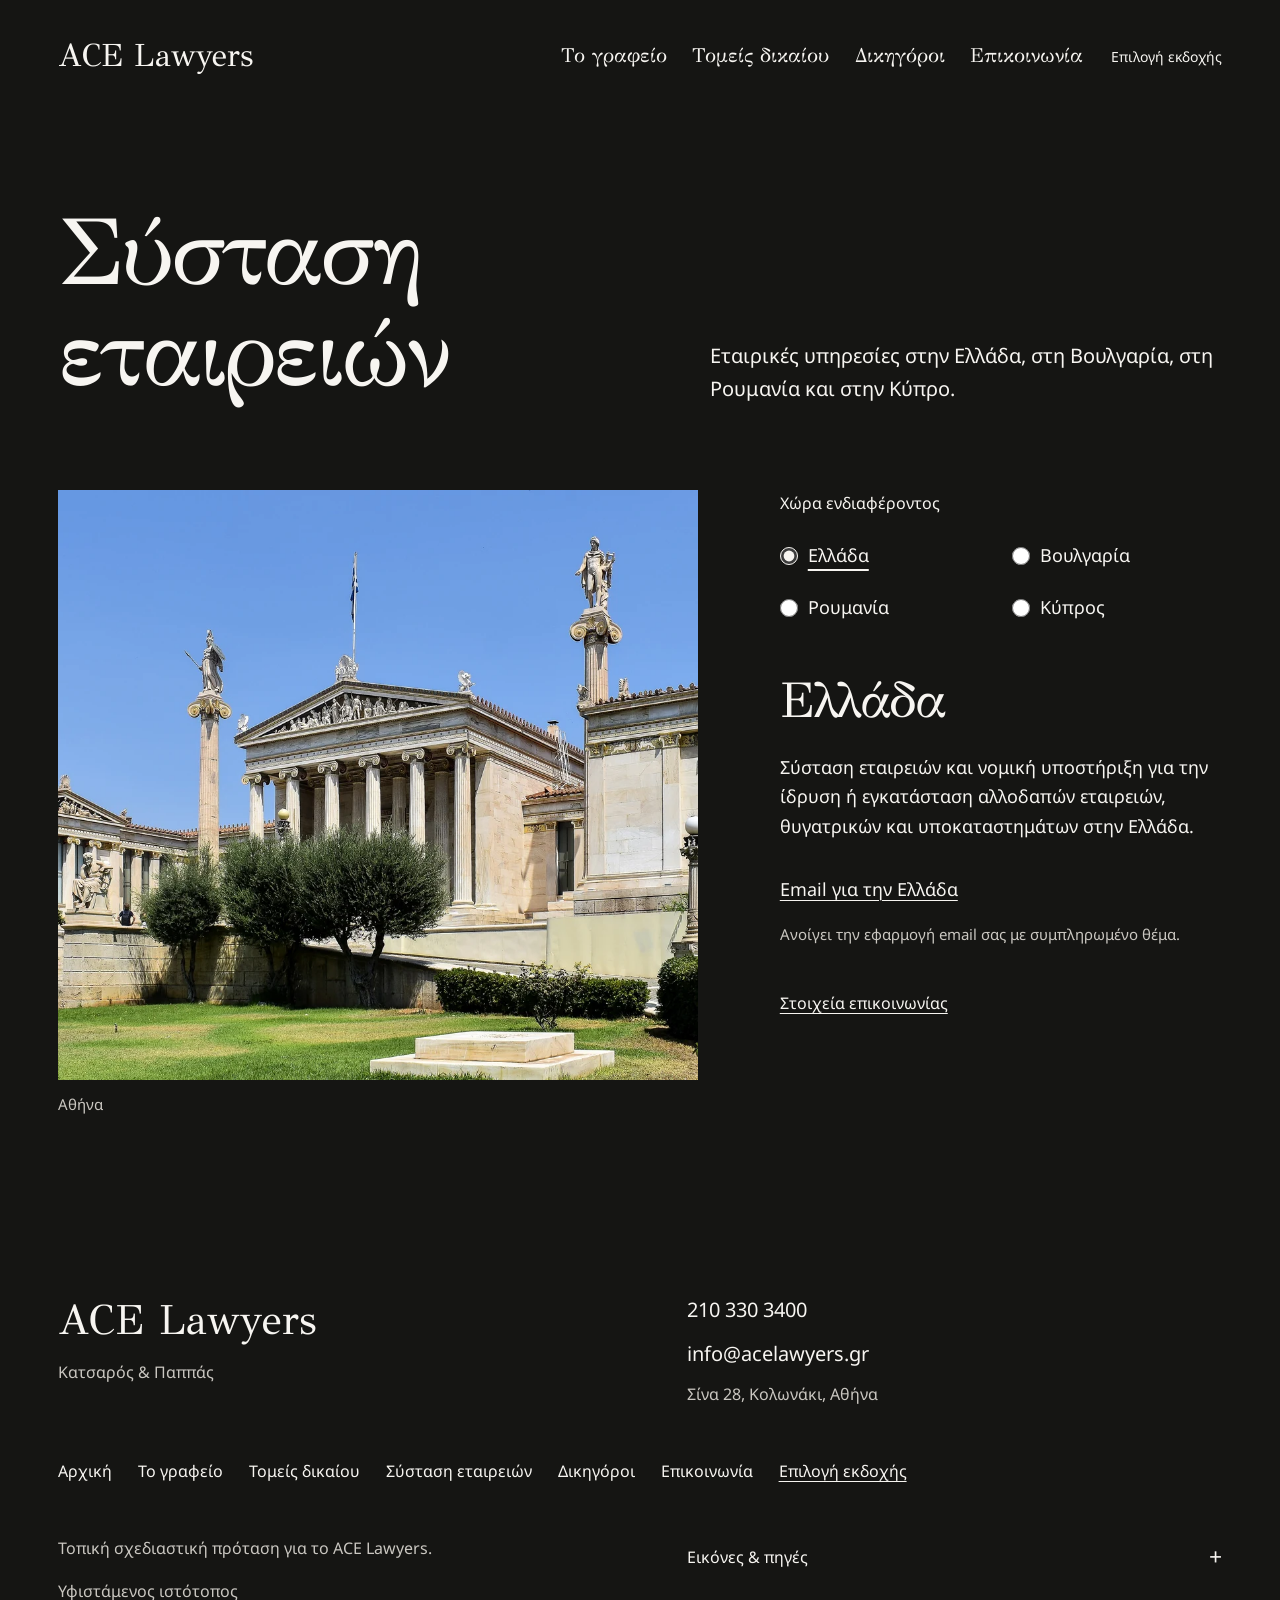
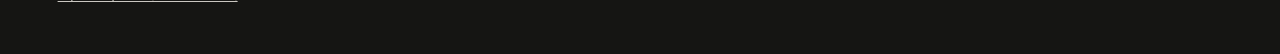
<file: site/threshold/companies.html>
<!doctype html>
<html lang="el"><head><meta charset="utf-8"><meta name="viewport" content="width=device-width, initial-scale=1"><meta name="robots" content="noindex,nofollow"><meta name="theme-color" content="#151513">
<title>Σύσταση εταιρειών | ACE Lawyers</title><meta name="description" content="ACE Lawyers — Κατσαρός &amp; Παππάς. Συμβουλευτική και δικαστηριακή υποστήριξη για ιδιώτες και επιχειρήσεις. Σίνα 28, Κολωνάκι, Αθήνα.">
<link rel="icon" href="../assets/favicon.svg" type="image/svg+xml"><link rel="preload" href="../assets/fonts/GFSDidot-Regular.ttf" as="font" type="font/ttf" crossorigin><link rel="stylesheet" href="../fonts.css"><link rel="stylesheet" href="../styles.css"><script src="../script.js" defer></script></head>
<body class="theme-threshold page-companies"><a class="skip-link" href="#main">Μετάβαση στο περιεχόμενο</a><header class="site-header inner-header">
      <a class="header-brand" href="index.html" aria-label="ACE Lawyers — Αρχική">ACE Lawyers</a><nav class="desktop-nav" aria-label="Κύρια πλοήγηση"><a href="office.html">Το γραφείο</a><a href="practice.html">Τομείς δικαίου</a><a href="lawyers.html">Δικηγόροι</a><a href="contact.html">Επικοινωνία</a></nav>
      <div class="header-utility"><a class="version-link" href="../index.html">Επιλογή εκδοχής</a></div>
      <details class="mobile-menu"><summary>Μενού <span aria-hidden="true">+</span></summary><nav aria-label="Πλοήγηση κινητού"><a href="index.html">Αρχική</a><a href="office.html">Το γραφείο</a><a href="practice.html">Τομείς δικαίου</a><a href="companies.html" aria-current="page">Σύσταση εταιρειών</a><a href="lawyers.html">Δικηγόροι</a><a href="contact.html">Επικοινωνία</a><a class="version-link" href="../index.html">Επιλογή εκδοχής</a></nav></details>
    </header>
<main id="main" tabindex="-1"><div class="companies-surface dark"><section class="page-title frame"><h1>Σύσταση εταιρειών</h1><p>Εταιρικές υπηρεσίες στην Ελλάδα, στη Βουλγαρία, στη Ρουμανία και στην Κύπρο.</p></section>
    <div class="country-layout frame section-pad"><div class="country-media"><figure class="country-photo" data-country-image="country-greece"><img class="" src="../assets/athens-academy.webp" width="1800" height="892" alt="Η Ακαδημία Αθηνών" fetchpriority="high"><figcaption>Αθήνα</figcaption></figure><figure class="country-photo" data-country-image="country-bulgaria"><img class="" src="../assets/sofia-nevsky.webp" width="1798" height="1200" alt="Ο τρούλος του ναού Αλεξάνδρου Νέφσκι στη Σόφια" loading="lazy"><figcaption>Σόφια</figcaption></figure><figure class="country-photo" data-country-image="country-romania"><img class="" src="../assets/bucharest-city.webp" width="1600" height="1200" alt="Άποψη του Βουκουρεστίου" loading="lazy"><figcaption>Βουκουρέστι</figcaption></figure><figure class="country-photo" data-country-image="country-cyprus"><img class="" src="../assets/nicosia-skyline.webp" width="1244" height="714" alt="Άποψη της Λευκωσίας" loading="lazy"><figcaption>Λευκωσία</figcaption></figure></div><div class="country-copy"><fieldset class="country-selector" hidden><legend>Χώρα ενδιαφέροντος</legend><div class="country-options"><label><input type="radio" name="country" value="country-greece" checked><span>Ελλάδα</span></label><label><input type="radio" name="country" value="country-bulgaria" ><span>Βουλγαρία</span></label><label><input type="radio" name="country" value="country-romania" ><span>Ρουμανία</span></label><label><input type="radio" name="country" value="country-cyprus" ><span>Κύπρος</span></label></div></fieldset><p class="sr-only" id="country-status" aria-live="polite" aria-atomic="true"></p><div class="country-panels"><section class="country-panel" id="country-greece" aria-labelledby="greece-title"><h2 id="greece-title" tabindex="-1">Ελλάδα</h2><p>Σύσταση εταιρειών και νομική υποστήριξη για την ίδρυση ή εγκατάσταση αλλοδαπών εταιρειών, θυγατρικών και υποκαταστημάτων στην Ελλάδα.</p><a class="email-action" href="mailto:info@acelawyers.gr?subject=%CE%95%CE%BD%CE%B4%CE%B9%CE%B1%CF%86%CE%AD%CF%81%CE%BF%CE%BD%20%CE%B3%CE%B9%CE%B1%20%CE%B5%CF%84%CE%B1%CE%B9%CF%81%CE%B9%CE%BA%CE%AD%CF%82%20%CF%85%CF%80%CE%B7%CF%81%CE%B5%CF%83%CE%AF%CE%B5%CF%82%20%CF%83%CF%84%CE%B7%CE%BD%20%CE%95%CE%BB%CE%BB%CE%AC%CE%B4%CE%B1">Email για την Ελλάδα</a><p class="helper">Ανοίγει την εφαρμογή email σας με συμπληρωμένο θέμα.</p></section><section class="country-panel" id="country-bulgaria" aria-labelledby="bulgaria-title"><h2 id="bulgaria-title" tabindex="-1">Βουλγαρία</h2><p>Σύσταση εταιρειών και υποστήριξη επενδυτικών δραστηριοτήτων μέσω συνεργατών στη Βουλγαρία, με συμβουλευτικές, λογιστικές και νομικές υπηρεσίες.</p><a class="email-action" href="mailto:info@acelawyers.gr?subject=%CE%95%CE%BD%CE%B4%CE%B9%CE%B1%CF%86%CE%AD%CF%81%CE%BF%CE%BD%20%CE%B3%CE%B9%CE%B1%20%CE%B5%CF%84%CE%B1%CE%B9%CF%81%CE%B9%CE%BA%CE%AD%CF%82%20%CF%85%CF%80%CE%B7%CF%81%CE%B5%CF%83%CE%AF%CE%B5%CF%82%20%CF%83%CF%84%CE%B7%20%CE%92%CE%BF%CF%85%CE%BB%CE%B3%CE%B1%CF%81%CE%AF%CE%B1">Email για τη Βουλγαρία</a><p class="helper">Ανοίγει την εφαρμογή email σας με συμπληρωμένο θέμα.</p></section><section class="country-panel" id="country-romania" aria-labelledby="romania-title"><h2 id="romania-title" tabindex="-1">Ρουμανία</h2><p>Υπηρεσίες σύστασης εταιρειών στη Ρουμανία.</p><a class="email-action" href="mailto:info@acelawyers.gr?subject=%CE%95%CE%BD%CE%B4%CE%B9%CE%B1%CF%86%CE%AD%CF%81%CE%BF%CE%BD%20%CE%B3%CE%B9%CE%B1%20%CF%83%CF%8D%CF%83%CF%84%CE%B1%CF%83%CE%B7%20%CE%B5%CF%84%CE%B1%CE%B9%CF%81%CE%B5%CE%AF%CE%B1%CF%82%20%CF%83%CF%84%CE%B7%20%CE%A1%CE%BF%CF%85%CE%BC%CE%B1%CE%BD%CE%AF%CE%B1">Email για τη Ρουμανία</a><p class="helper">Ανοίγει την εφαρμογή email σας με συμπληρωμένο θέμα.</p></section><section class="country-panel" id="country-cyprus" aria-labelledby="cyprus-title"><h2 id="cyprus-title" tabindex="-1">Κύπρος</h2><p>Μέσω συνεργατών στην Κύπρο: εγγραφή, σύσταση και διαχείριση εταιρείας, καθώς και υπηρεσίες ανοίγματος ή διαχείρισης τραπεζικού λογαριασμού.</p><a class="email-action" href="mailto:info@acelawyers.gr?subject=%CE%95%CE%BD%CE%B4%CE%B9%CE%B1%CF%86%CE%AD%CF%81%CE%BF%CE%BD%20%CE%B3%CE%B9%CE%B1%20%CE%B5%CF%84%CE%B1%CE%B9%CF%81%CE%B9%CE%BA%CE%AD%CF%82%20%CF%85%CF%80%CE%B7%CF%81%CE%B5%CF%83%CE%AF%CE%B5%CF%82%20%CF%83%CF%84%CE%B7%CE%BD%20%CE%9A%CF%8D%CF%80%CF%81%CE%BF">Email για την Κύπρο</a><p class="helper">Ανοίγει την εφαρμογή email σας με συμπληρωμένο θέμα.</p></section></div><p class="country-fallback"><a class="text-link" href="mailto:info@acelawyers.gr">info@acelawyers.gr</a></p><a class="text-link" href="contact.html">Στοιχεία επικοινωνίας</a></div></div></div></main><footer class="site-footer dark frame">
      <div class="footer-top"><div><a class="footer-brand" href="index.html">ACE Lawyers</a><p>Κατσαρός &amp; Παππάς</p></div><div class="footer-contact"><a href="tel:+302103303400">210 330 3400</a><a href="mailto:info@acelawyers.gr">info@acelawyers.gr</a><p>Σίνα 28, Κολωνάκι, Αθήνα</p></div></div>
      <nav class="footer-nav" aria-label="Πλοήγηση υποσέλιδου"><a href="index.html">Αρχική</a><a href="office.html">Το γραφείο</a><a href="practice.html">Τομείς δικαίου</a><a href="companies.html" aria-current="page">Σύσταση εταιρειών</a><a href="lawyers.html">Δικηγόροι</a><a href="contact.html">Επικοινωνία</a><a class="text-link" href="../index.html">Επιλογή εκδοχής</a></nav>
      <div class="footer-bottom"><div><p>Τοπική σχεδιαστική πρόταση για το ACE Lawyers.</p><a class="text-link" href="https://www.acelawyers.gr/">Υφιστάμενος ιστότοπος</a></div><details class="image-credits"><summary>Εικόνες &amp; πηγές <span aria-hidden="true">+</span></summary><div>
    <p>Η αρχιτεκτονική εικόνα δημιουργήθηκε με τεχνητή νοημοσύνη για τη σχεδιαστική πρόταση.</p><p>Οι φωτογραφίες παρουσιάζουν την Αθήνα, τη Σόφια, το Βουκουρέστι και τη Λευκωσία ως τόπους αναφοράς των εταιρικών υπηρεσιών.</p>
    <ul><li>«Academy of Athens, Greece» — Julian Lupyan. <a href="https://commons.wikimedia.org/wiki/File:Academy_of_Athens,_Greece.jpg">Πηγή</a>, <a href="https://creativecommons.org/publicdomain/zero/1.0/">CC0 1.0</a>.</li>
    <li>«Dome of Saint Alexander Nevsky Cathedral» — Julian Lupyan. <a href="https://commons.wikimedia.org/wiki/File:Dome_of_Saint_Alexander_Nevsky_Cathedral.jpg">Πηγή</a>, <a href="https://creativecommons.org/publicdomain/zero/1.0/">CC0 1.0</a>.</li>
    <li>«Bucharest Bucuresti Romania» — Crislia. <a href="https://commons.wikimedia.org/wiki/File:Bucharest_Bucuresti_Romania.JPG">Πηγή</a>, <a href="https://creativecommons.org/licenses/by-sa/4.0/">CC BY-SA 4.0</a>.</li>
    <li>«Nicosia's Skyline» — ConstantinosTziak. <a href="https://commons.wikimedia.org/wiki/File:Nicosia%27s_Skyline.jpg">Πηγή</a>, <a href="https://creativecommons.org/licenses/by-sa/4.0/">CC BY-SA 4.0</a>.</li></ul>
    <p>Προσαρμογή μεγέθους και κάδρου για την παρουσίαση. Στην εκδοχή με το γλυπτό εφαρμόζεται επίσης ασπρόμαυρη απόδοση και προσαρμογή αντίθεσης. Οι προσαρμογές των φωτογραφιών Βουκουρεστίου και Λευκωσίας διατίθενται με CC BY-SA 4.0.</p></div></details></div>
    </footer><!-- Cloudflare Web Analytics --><script type='module' src='https://static.cloudflareinsights.com/beacon.min.js' data-cf-beacon='{"token": "725f705bd67242419c5879c12c31735f"}'></script><!-- End Cloudflare Web Analytics --></body></html>
</file>
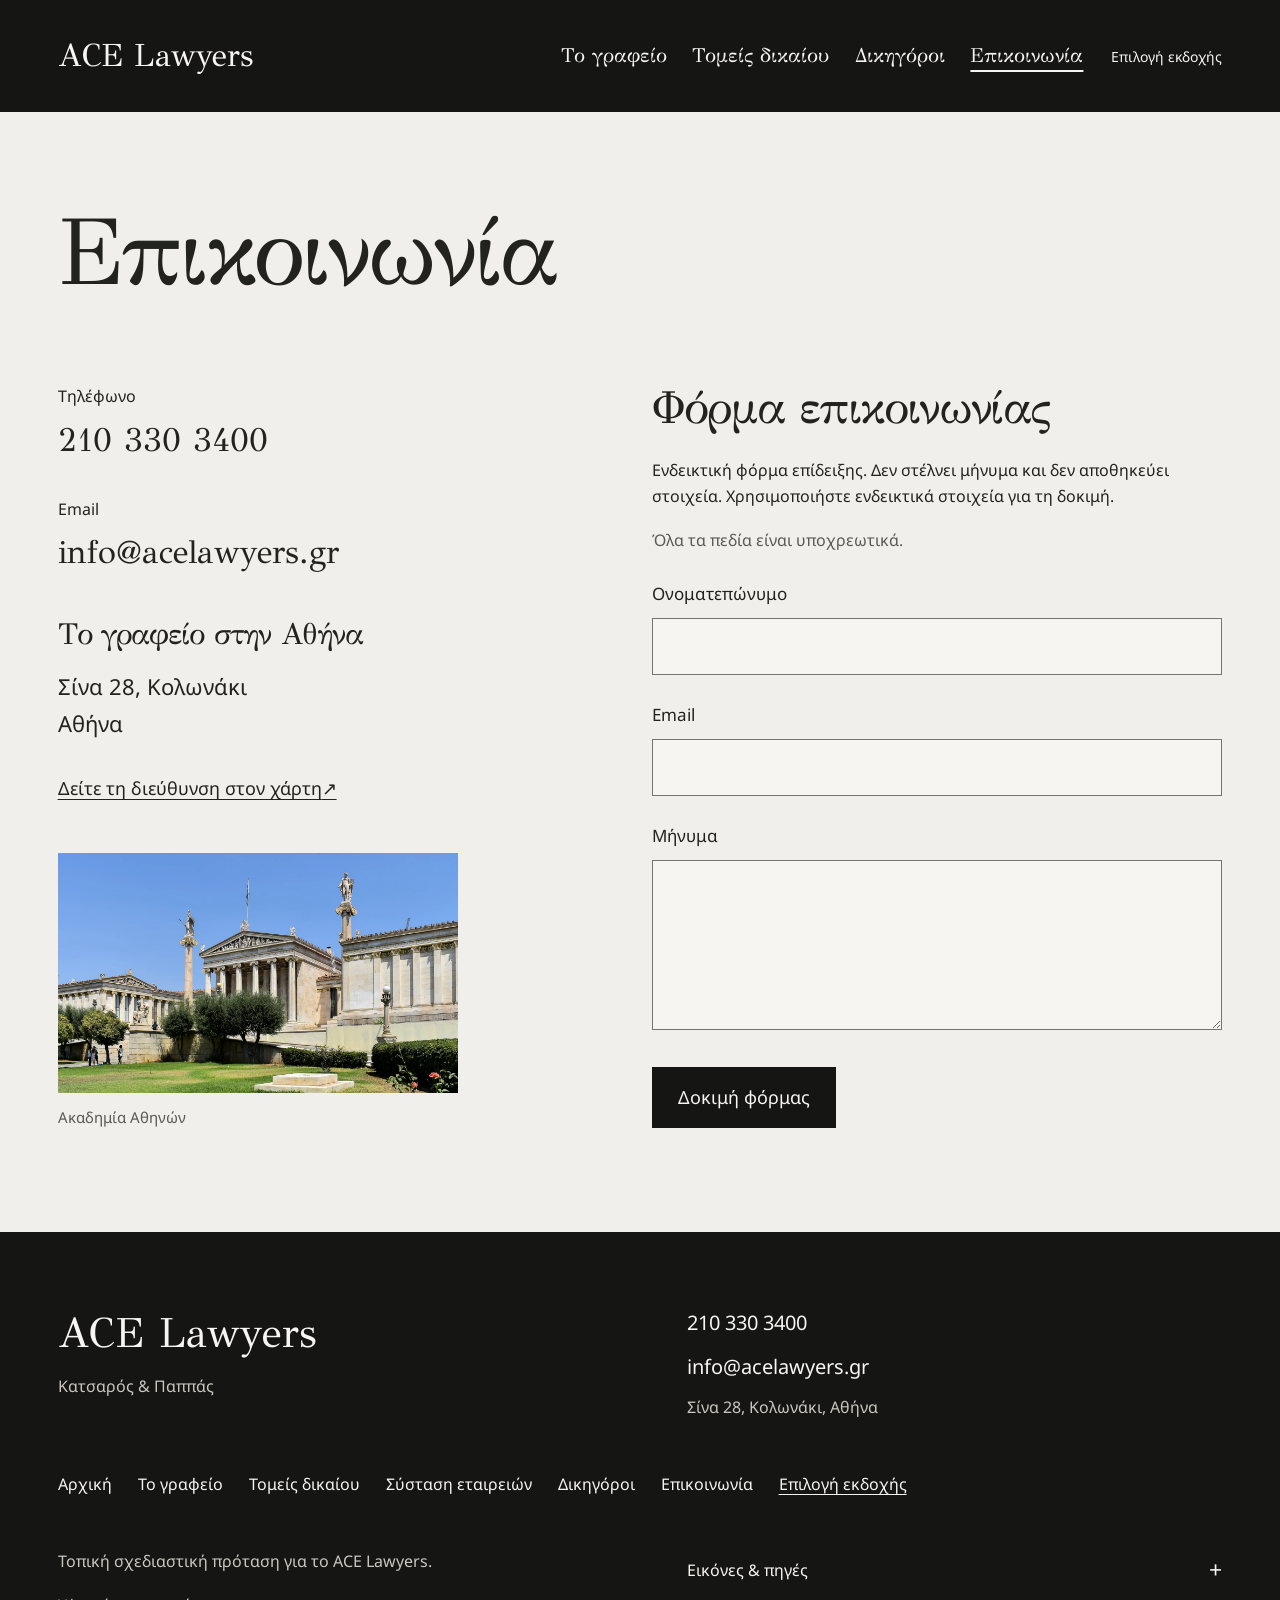
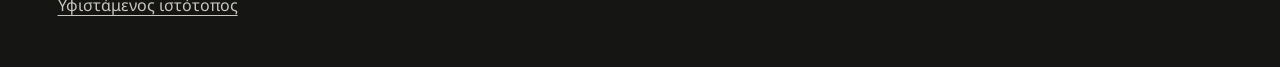
<file: site/threshold/contact.html>
<!doctype html>
<html lang="el"><head><meta charset="utf-8"><meta name="viewport" content="width=device-width, initial-scale=1"><meta name="robots" content="noindex,nofollow"><meta name="theme-color" content="#151513">
<title>Επικοινωνία | ACE Lawyers</title><meta name="description" content="ACE Lawyers — Κατσαρός &amp; Παππάς. Συμβουλευτική και δικαστηριακή υποστήριξη για ιδιώτες και επιχειρήσεις. Σίνα 28, Κολωνάκι, Αθήνα.">
<link rel="icon" href="../assets/favicon.svg" type="image/svg+xml"><link rel="preload" href="../assets/fonts/GFSDidot-Regular.ttf" as="font" type="font/ttf" crossorigin><link rel="stylesheet" href="../fonts.css"><link rel="stylesheet" href="../styles.css"><script src="../script.js" defer></script></head>
<body class="theme-threshold page-contact"><a class="skip-link" href="#main">Μετάβαση στο περιεχόμενο</a><header class="site-header inner-header">
      <a class="header-brand" href="index.html" aria-label="ACE Lawyers — Αρχική">ACE Lawyers</a><nav class="desktop-nav" aria-label="Κύρια πλοήγηση"><a href="office.html">Το γραφείο</a><a href="practice.html">Τομείς δικαίου</a><a href="lawyers.html">Δικηγόροι</a><a href="contact.html" aria-current="page">Επικοινωνία</a></nav>
      <div class="header-utility"><a class="version-link" href="../index.html">Επιλογή εκδοχής</a></div>
      <details class="mobile-menu"><summary>Μενού <span aria-hidden="true">+</span></summary><nav aria-label="Πλοήγηση κινητού"><a href="index.html">Αρχική</a><a href="office.html">Το γραφείο</a><a href="practice.html">Τομείς δικαίου</a><a href="companies.html">Σύσταση εταιρειών</a><a href="lawyers.html">Δικηγόροι</a><a href="contact.html" aria-current="page">Επικοινωνία</a><a class="version-link" href="../index.html">Επιλογή εκδοχής</a></nav></details>
    </header>
<main id="main" tabindex="-1"><section class="page-title frame"><h1>Επικοινωνία</h1></section><div class="contact-layout frame section-pad">
    <section class="contact-details" aria-label="Στοιχεία επικοινωνίας"><p>Τηλέφωνο</p><a class="contact-value" href="tel:+302103303400">210 330 3400</a><p>Email</p><a class="contact-value" href="mailto:info@acelawyers.gr">info@acelawyers.gr</a><h2>Το γραφείο στην Αθήνα</h2><p class="address">Σίνα 28, Κολωνάκι<br>Αθήνα</p><a class="text-link" href="https://www.google.com/maps/search/?api=1&amp;query=%CE%A3%CE%AF%CE%BD%CE%B1%2028%2C%20%CE%9A%CE%BF%CE%BB%CF%89%CE%BD%CE%AC%CE%BA%CE%B9%2C%20%CE%91%CE%B8%CE%AE%CE%BD%CE%B1" target="_blank" rel="noopener noreferrer" aria-label="Δείτε τη διεύθυνση στον χάρτη — νέα καρτέλα">Δείτε τη διεύθυνση στον χάρτη <span aria-hidden="true">↗</span></a><figure><img class="" src="../assets/athens-academy.webp" width="1800" height="892" alt="Η Ακαδημία Αθηνών" loading="lazy"><figcaption>Ακαδημία Αθηνών</figcaption></figure></section>
    <section class="form-section" aria-labelledby="form-title"><h2 id="form-title">Φόρμα επικοινωνίας</h2><p id="demo-notice">Ενδεικτική φόρμα επίδειξης. Δεν στέλνει μήνυμα και δεν αποθηκεύει στοιχεία. Χρησιμοποιήστε ενδεικτικά στοιχεία για τη δοκιμή.</p><p class="form-helper" id="required-notice">Όλα τα πεδία είναι υποχρεωτικά.</p>
    <form id="demo-form" aria-describedby="demo-notice required-notice" autocomplete="off"><div class="form-field"><label for="contact-name">Ονοματεπώνυμο</label><input id="contact-name" type="text" required aria-describedby="name-error"><p class="field-error" id="name-error"></p></div><div class="form-field"><label for="contact-email">Email</label><input id="contact-email" type="email" required aria-describedby="email-error"><p class="field-error" id="email-error"></p></div><div class="form-field"><label for="contact-message">Μήνυμα</label><textarea id="contact-message" required rows="5" aria-describedby="message-error"></textarea><p class="field-error" id="message-error"></p></div><button type="submit" id="demo-submit" disabled>Δοκιμή φόρμας</button><p id="form-status" class="form-status" role="status" aria-live="polite" aria-atomic="true"></p><noscript><p class="no-js-notice">Η δοκιμή της φόρμας δεν είναι διαθέσιμη. Για επικοινωνία, χρησιμοποιήστε το τηλέφωνο ή το email του γραφείου.</p></noscript></form></section></div></main><footer class="site-footer dark frame">
      <div class="footer-top"><div><a class="footer-brand" href="index.html">ACE Lawyers</a><p>Κατσαρός &amp; Παππάς</p></div><div class="footer-contact"><a href="tel:+302103303400">210 330 3400</a><a href="mailto:info@acelawyers.gr">info@acelawyers.gr</a><p>Σίνα 28, Κολωνάκι, Αθήνα</p></div></div>
      <nav class="footer-nav" aria-label="Πλοήγηση υποσέλιδου"><a href="index.html">Αρχική</a><a href="office.html">Το γραφείο</a><a href="practice.html">Τομείς δικαίου</a><a href="companies.html">Σύσταση εταιρειών</a><a href="lawyers.html">Δικηγόροι</a><a href="contact.html" aria-current="page">Επικοινωνία</a><a class="text-link" href="../index.html">Επιλογή εκδοχής</a></nav>
      <div class="footer-bottom"><div><p>Τοπική σχεδιαστική πρόταση για το ACE Lawyers.</p><a class="text-link" href="https://www.acelawyers.gr/">Υφιστάμενος ιστότοπος</a></div><details class="image-credits"><summary>Εικόνες &amp; πηγές <span aria-hidden="true">+</span></summary><div>
    <p>Η αρχιτεκτονική εικόνα δημιουργήθηκε με τεχνητή νοημοσύνη για τη σχεδιαστική πρόταση.</p><p>Οι φωτογραφίες παρουσιάζουν την Αθήνα, τη Σόφια, το Βουκουρέστι και τη Λευκωσία ως τόπους αναφοράς των εταιρικών υπηρεσιών.</p>
    <ul><li>«Academy of Athens, Greece» — Julian Lupyan. <a href="https://commons.wikimedia.org/wiki/File:Academy_of_Athens,_Greece.jpg">Πηγή</a>, <a href="https://creativecommons.org/publicdomain/zero/1.0/">CC0 1.0</a>.</li>
    <li>«Dome of Saint Alexander Nevsky Cathedral» — Julian Lupyan. <a href="https://commons.wikimedia.org/wiki/File:Dome_of_Saint_Alexander_Nevsky_Cathedral.jpg">Πηγή</a>, <a href="https://creativecommons.org/publicdomain/zero/1.0/">CC0 1.0</a>.</li>
    <li>«Bucharest Bucuresti Romania» — Crislia. <a href="https://commons.wikimedia.org/wiki/File:Bucharest_Bucuresti_Romania.JPG">Πηγή</a>, <a href="https://creativecommons.org/licenses/by-sa/4.0/">CC BY-SA 4.0</a>.</li>
    <li>«Nicosia's Skyline» — ConstantinosTziak. <a href="https://commons.wikimedia.org/wiki/File:Nicosia%27s_Skyline.jpg">Πηγή</a>, <a href="https://creativecommons.org/licenses/by-sa/4.0/">CC BY-SA 4.0</a>.</li></ul>
    <p>Προσαρμογή μεγέθους και κάδρου για την παρουσίαση. Στην εκδοχή με το γλυπτό εφαρμόζεται επίσης ασπρόμαυρη απόδοση και προσαρμογή αντίθεσης. Οι προσαρμογές των φωτογραφιών Βουκουρεστίου και Λευκωσίας διατίθενται με CC BY-SA 4.0.</p></div></details></div>
    </footer><!-- Cloudflare Web Analytics --><script type='module' src='https://static.cloudflareinsights.com/beacon.min.js' data-cf-beacon='{"token": "725f705bd67242419c5879c12c31735f"}'></script><!-- End Cloudflare Web Analytics --></body></html>
</file>
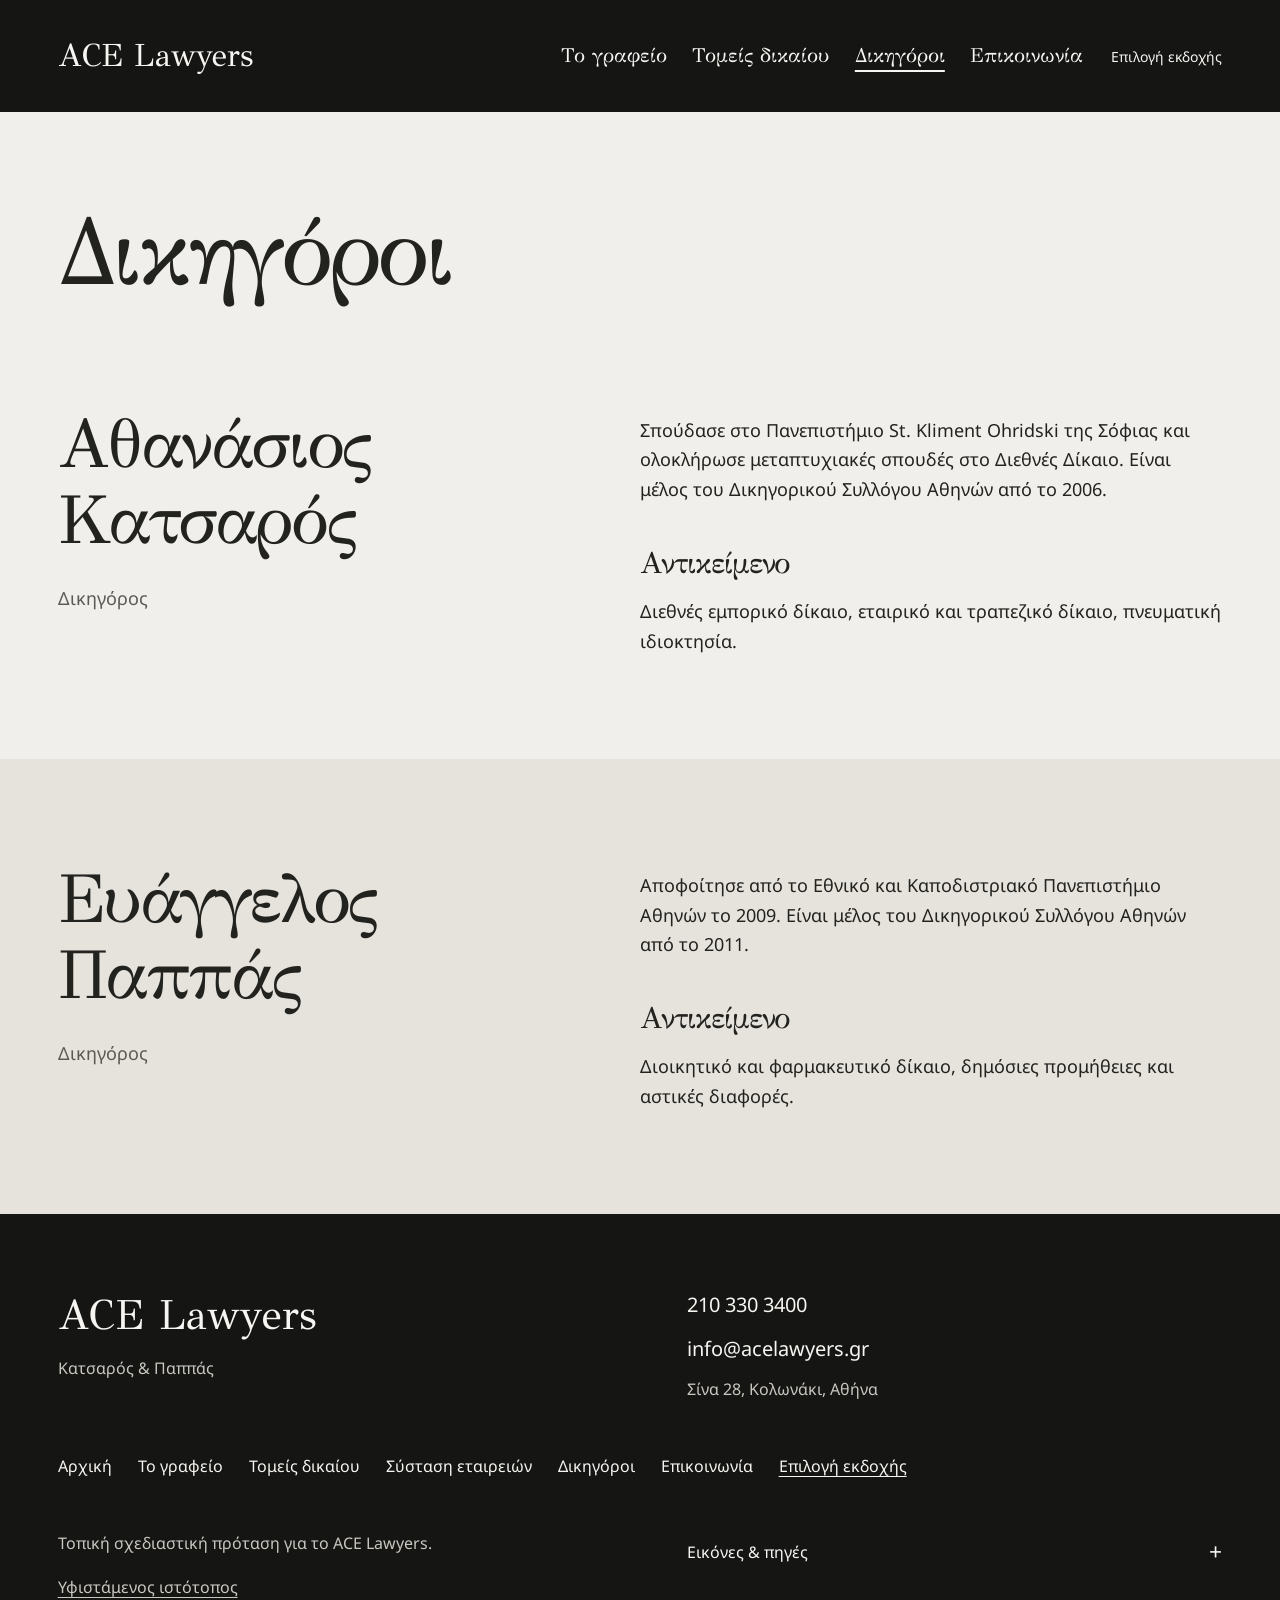
<file: site/threshold/lawyers.html>
<!doctype html>
<html lang="el"><head><meta charset="utf-8"><meta name="viewport" content="width=device-width, initial-scale=1"><meta name="robots" content="noindex,nofollow"><meta name="theme-color" content="#151513">
<title>Δικηγόροι | ACE Lawyers</title><meta name="description" content="ACE Lawyers — Κατσαρός &amp; Παππάς. Συμβουλευτική και δικαστηριακή υποστήριξη για ιδιώτες και επιχειρήσεις. Σίνα 28, Κολωνάκι, Αθήνα.">
<link rel="icon" href="../assets/favicon.svg" type="image/svg+xml"><link rel="preload" href="../assets/fonts/GFSDidot-Regular.ttf" as="font" type="font/ttf" crossorigin><link rel="stylesheet" href="../fonts.css"><link rel="stylesheet" href="../styles.css"><script src="../script.js" defer></script></head>
<body class="theme-threshold page-lawyers"><a class="skip-link" href="#main">Μετάβαση στο περιεχόμενο</a><header class="site-header inner-header">
      <a class="header-brand" href="index.html" aria-label="ACE Lawyers — Αρχική">ACE Lawyers</a><nav class="desktop-nav" aria-label="Κύρια πλοήγηση"><a href="office.html">Το γραφείο</a><a href="practice.html">Τομείς δικαίου</a><a href="lawyers.html" aria-current="page">Δικηγόροι</a><a href="contact.html">Επικοινωνία</a></nav>
      <div class="header-utility"><a class="version-link" href="../index.html">Επιλογή εκδοχής</a></div>
      <details class="mobile-menu"><summary>Μενού <span aria-hidden="true">+</span></summary><nav aria-label="Πλοήγηση κινητού"><a href="index.html">Αρχική</a><a href="office.html">Το γραφείο</a><a href="practice.html">Τομείς δικαίου</a><a href="companies.html">Σύσταση εταιρειών</a><a href="lawyers.html" aria-current="page">Δικηγόροι</a><a href="contact.html">Επικοινωνία</a><a class="version-link" href="../index.html">Επιλογή εκδοχής</a></nav></details>
    </header>
<main id="main" tabindex="-1"><section class="page-title frame"><h1>Δικηγόροι</h1></section>
    <article class="lawyer-profile frame section-pad"><div><h2 data-reveal>Αθανάσιος<br>Κατσαρός</h2><p class="lawyer-role">Δικηγόρος</p></div><div><p data-reveal>Σπούδασε στο Πανεπιστήμιο St. Kliment Ohridski της Σόφιας και ολοκλήρωσε μεταπτυχιακές σπουδές στο Διεθνές Δίκαιο. Είναι μέλος του Δικηγορικού Συλλόγου Αθηνών από το 2006.</p><h3>Αντικείμενο</h3><p data-reveal>Διεθνές εμπορικό δίκαιο, εταιρικό και τραπεζικό δίκαιο, πνευματική ιδιοκτησία.</p></div></article>
    <article class="lawyer-profile alternate frame section-pad"><div><h2 data-reveal>Ευάγγελος<br>Παππάς</h2><p class="lawyer-role">Δικηγόρος</p></div><div><p data-reveal>Αποφοίτησε από το Εθνικό και Καποδιστριακό Πανεπιστήμιο Αθηνών το 2009. Είναι μέλος του Δικηγορικού Συλλόγου Αθηνών από το 2011.</p><h3>Αντικείμενο</h3><p data-reveal>Διοικητικό και φαρμακευτικό δίκαιο, δημόσιες προμήθειες και αστικές διαφορές.</p></div></article></main><footer class="site-footer dark frame">
      <div class="footer-top"><div><a class="footer-brand" href="index.html">ACE Lawyers</a><p>Κατσαρός &amp; Παππάς</p></div><div class="footer-contact"><a href="tel:+302103303400">210 330 3400</a><a href="mailto:info@acelawyers.gr">info@acelawyers.gr</a><p>Σίνα 28, Κολωνάκι, Αθήνα</p></div></div>
      <nav class="footer-nav" aria-label="Πλοήγηση υποσέλιδου"><a href="index.html">Αρχική</a><a href="office.html">Το γραφείο</a><a href="practice.html">Τομείς δικαίου</a><a href="companies.html">Σύσταση εταιρειών</a><a href="lawyers.html" aria-current="page">Δικηγόροι</a><a href="contact.html">Επικοινωνία</a><a class="text-link" href="../index.html">Επιλογή εκδοχής</a></nav>
      <div class="footer-bottom"><div><p>Τοπική σχεδιαστική πρόταση για το ACE Lawyers.</p><a class="text-link" href="https://www.acelawyers.gr/">Υφιστάμενος ιστότοπος</a></div><details class="image-credits"><summary>Εικόνες &amp; πηγές <span aria-hidden="true">+</span></summary><div>
    <p>Η αρχιτεκτονική εικόνα δημιουργήθηκε με τεχνητή νοημοσύνη για τη σχεδιαστική πρόταση.</p><p>Οι φωτογραφίες παρουσιάζουν την Αθήνα, τη Σόφια, το Βουκουρέστι και τη Λευκωσία ως τόπους αναφοράς των εταιρικών υπηρεσιών.</p>
    <ul><li>«Academy of Athens, Greece» — Julian Lupyan. <a href="https://commons.wikimedia.org/wiki/File:Academy_of_Athens,_Greece.jpg">Πηγή</a>, <a href="https://creativecommons.org/publicdomain/zero/1.0/">CC0 1.0</a>.</li>
    <li>«Dome of Saint Alexander Nevsky Cathedral» — Julian Lupyan. <a href="https://commons.wikimedia.org/wiki/File:Dome_of_Saint_Alexander_Nevsky_Cathedral.jpg">Πηγή</a>, <a href="https://creativecommons.org/publicdomain/zero/1.0/">CC0 1.0</a>.</li>
    <li>«Bucharest Bucuresti Romania» — Crislia. <a href="https://commons.wikimedia.org/wiki/File:Bucharest_Bucuresti_Romania.JPG">Πηγή</a>, <a href="https://creativecommons.org/licenses/by-sa/4.0/">CC BY-SA 4.0</a>.</li>
    <li>«Nicosia's Skyline» — ConstantinosTziak. <a href="https://commons.wikimedia.org/wiki/File:Nicosia%27s_Skyline.jpg">Πηγή</a>, <a href="https://creativecommons.org/licenses/by-sa/4.0/">CC BY-SA 4.0</a>.</li></ul>
    <p>Προσαρμογή μεγέθους και κάδρου για την παρουσίαση. Στην εκδοχή με το γλυπτό εφαρμόζεται επίσης ασπρόμαυρη απόδοση και προσαρμογή αντίθεσης. Οι προσαρμογές των φωτογραφιών Βουκουρεστίου και Λευκωσίας διατίθενται με CC BY-SA 4.0.</p></div></details></div>
    </footer><!-- Cloudflare Web Analytics --><script type='module' src='https://static.cloudflareinsights.com/beacon.min.js' data-cf-beacon='{"token": "725f705bd67242419c5879c12c31735f"}'></script><!-- End Cloudflare Web Analytics --></body></html>
</file>
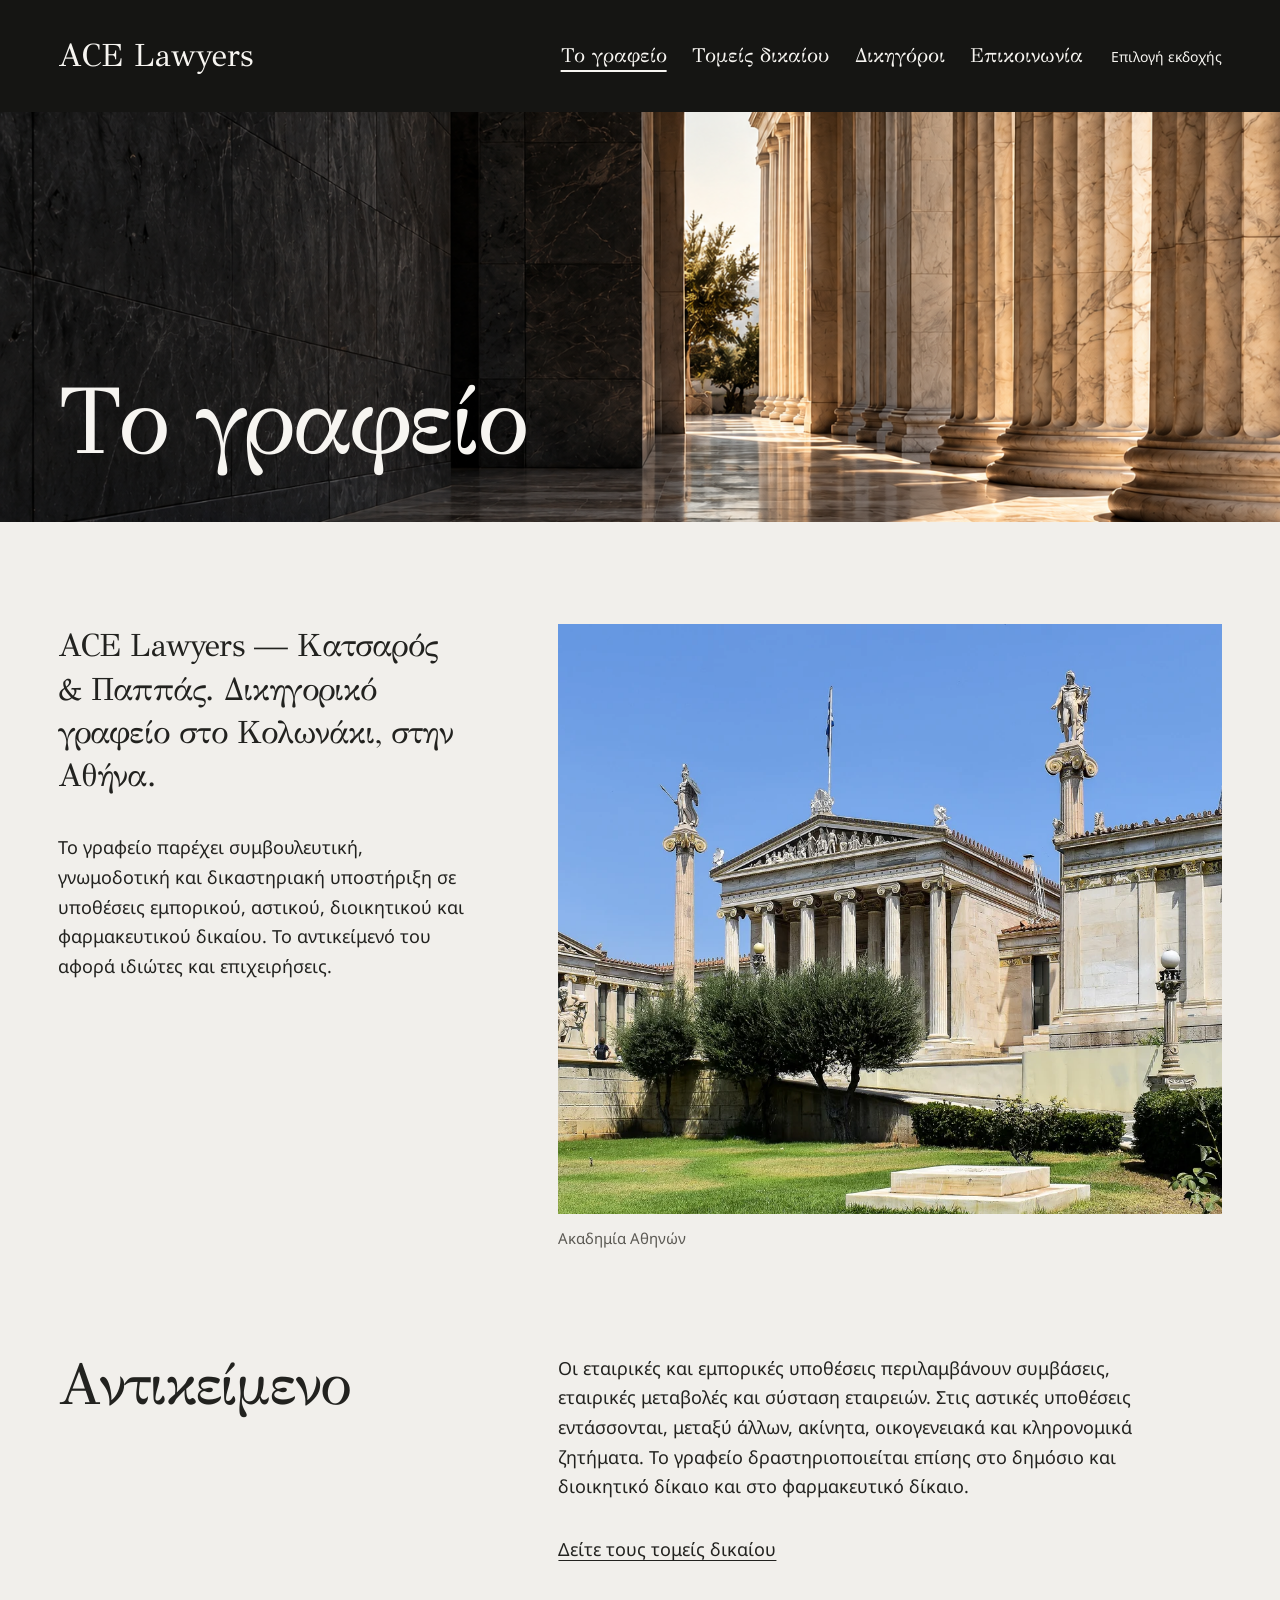
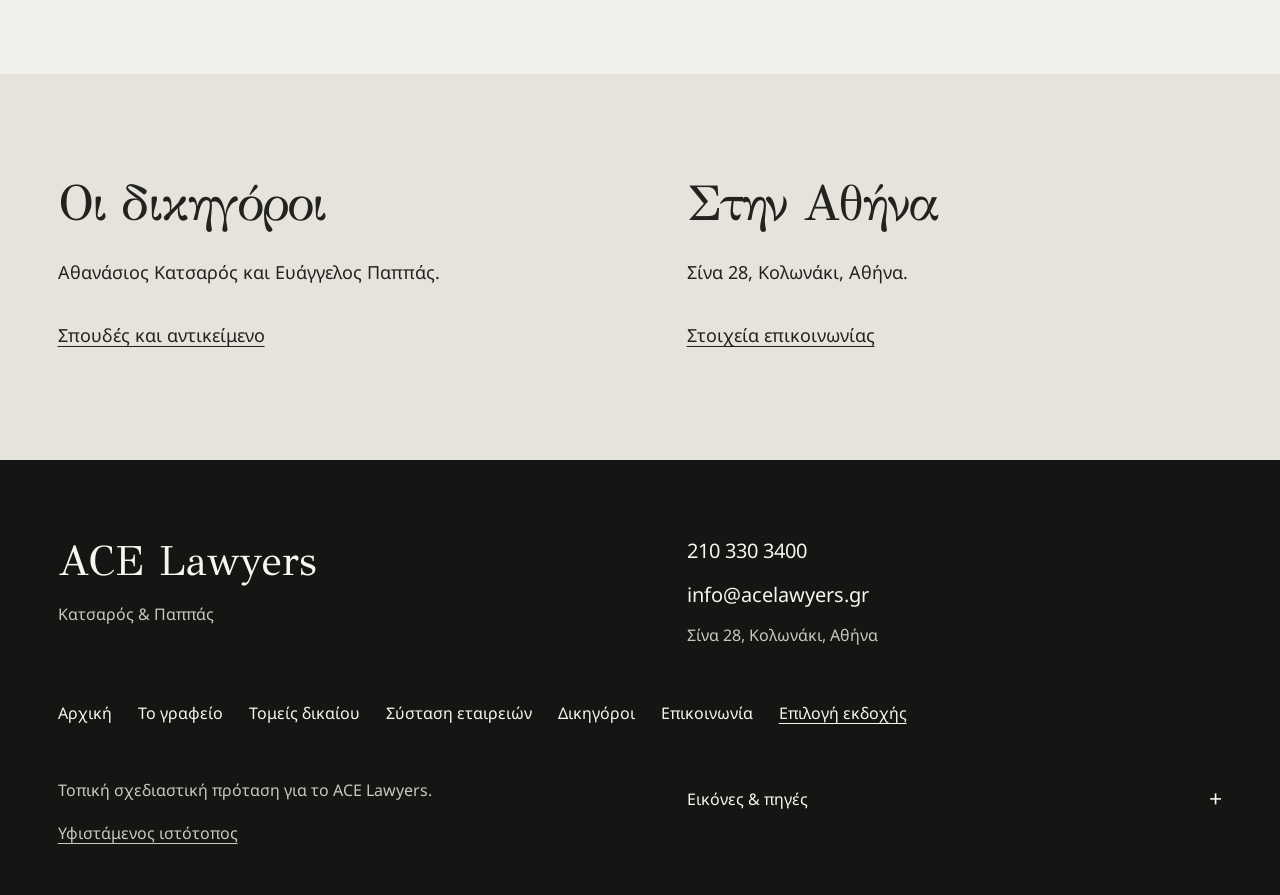
<file: site/threshold/office.html>
<!doctype html>
<html lang="el"><head><meta charset="utf-8"><meta name="viewport" content="width=device-width, initial-scale=1"><meta name="robots" content="noindex,nofollow"><meta name="theme-color" content="#151513">
<title>Το γραφείο | ACE Lawyers</title><meta name="description" content="ACE Lawyers — Κατσαρός &amp; Παππάς. Συμβουλευτική και δικαστηριακή υποστήριξη για ιδιώτες και επιχειρήσεις. Σίνα 28, Κολωνάκι, Αθήνα.">
<link rel="icon" href="../assets/favicon.svg" type="image/svg+xml"><link rel="preload" href="../assets/fonts/GFSDidot-Regular.ttf" as="font" type="font/ttf" crossorigin><link rel="stylesheet" href="../fonts.css"><link rel="stylesheet" href="../styles.css"><script src="../script.js" defer></script></head>
<body class="theme-threshold page-office"><a class="skip-link" href="#main">Μετάβαση στο περιεχόμενο</a><header class="site-header inner-header">
      <a class="header-brand" href="index.html" aria-label="ACE Lawyers — Αρχική">ACE Lawyers</a><nav class="desktop-nav" aria-label="Κύρια πλοήγηση"><a href="office.html" aria-current="page">Το γραφείο</a><a href="practice.html">Τομείς δικαίου</a><a href="lawyers.html">Δικηγόροι</a><a href="contact.html">Επικοινωνία</a></nav>
      <div class="header-utility"><a class="version-link" href="../index.html">Επιλογή εκδοχής</a></div>
      <details class="mobile-menu"><summary>Μενού <span aria-hidden="true">+</span></summary><nav aria-label="Πλοήγηση κινητού"><a href="index.html">Αρχική</a><a href="office.html" aria-current="page">Το γραφείο</a><a href="practice.html">Τομείς δικαίου</a><a href="companies.html">Σύσταση εταιρειών</a><a href="lawyers.html">Δικηγόροι</a><a href="contact.html">Επικοινωνία</a><a class="version-link" href="../index.html">Επιλογή εκδοχής</a></nav></details>
    </header>
<main id="main" tabindex="-1"><section class="office-masthead"><div class="frame"><h1>Το γραφείο</h1></div><img class="masthead-image" src="../assets/ace-threshold-hero.png" width="1536" height="1024" alt="" fetchpriority="high"></section>
    <section class="office-spread frame section-pad"><div class="office-lead"><p class="editorial-statement" data-reveal>ACE Lawyers — Κατσαρός &amp; Παππάς. Δικηγορικό γραφείο στο Κολωνάκι, στην Αθήνα.</p><p data-reveal>Το γραφείο παρέχει συμβουλευτική, γνωμοδοτική και δικαστηριακή υποστήριξη σε υποθέσεις εμπορικού, αστικού, διοικητικού και φαρμακευτικού δικαίου. Το αντικείμενό του αφορά ιδιώτες και επιχειρήσεις.</p></div><figure data-reveal><img class="" src="../assets/athens-academy.webp" width="1800" height="892" alt="Η Ακαδημία Αθηνών" loading="lazy"><figcaption>Ακαδημία Αθηνών</figcaption></figure></section>
    <section class="office-subject frame section-pad"><h2 data-reveal>Αντικείμενο</h2><div><p data-reveal>Οι εταιρικές και εμπορικές υποθέσεις περιλαμβάνουν συμβάσεις, εταιρικές μεταβολές και σύσταση εταιρειών. Στις αστικές υποθέσεις εντάσσονται, μεταξύ άλλων, ακίνητα, οικογενειακά και κληρονομικά ζητήματα. Το γραφείο δραστηριοποιείται επίσης στο δημόσιο και διοικητικό δίκαιο και στο φαρμακευτικό δίκαιο.</p><a class="text-link" href="practice.html">Δείτε τους τομείς δικαίου</a></div></section>
    <section class="office-links frame section-pad"><div><h2 data-reveal>Οι δικηγόροι</h2><p>Αθανάσιος Κατσαρός και Ευάγγελος Παππάς.</p><a class="text-link" href="lawyers.html">Σπουδές και αντικείμενο</a></div><div><h2 data-reveal>Στην Αθήνα</h2><p>Σίνα 28, Κολωνάκι, Αθήνα.</p><a class="text-link" href="contact.html">Στοιχεία επικοινωνίας</a></div></section></main><footer class="site-footer dark frame">
      <div class="footer-top"><div><a class="footer-brand" href="index.html">ACE Lawyers</a><p>Κατσαρός &amp; Παππάς</p></div><div class="footer-contact"><a href="tel:+302103303400">210 330 3400</a><a href="mailto:info@acelawyers.gr">info@acelawyers.gr</a><p>Σίνα 28, Κολωνάκι, Αθήνα</p></div></div>
      <nav class="footer-nav" aria-label="Πλοήγηση υποσέλιδου"><a href="index.html">Αρχική</a><a href="office.html" aria-current="page">Το γραφείο</a><a href="practice.html">Τομείς δικαίου</a><a href="companies.html">Σύσταση εταιρειών</a><a href="lawyers.html">Δικηγόροι</a><a href="contact.html">Επικοινωνία</a><a class="text-link" href="../index.html">Επιλογή εκδοχής</a></nav>
      <div class="footer-bottom"><div><p>Τοπική σχεδιαστική πρόταση για το ACE Lawyers.</p><a class="text-link" href="https://www.acelawyers.gr/">Υφιστάμενος ιστότοπος</a></div><details class="image-credits"><summary>Εικόνες &amp; πηγές <span aria-hidden="true">+</span></summary><div>
    <p>Η αρχιτεκτονική εικόνα δημιουργήθηκε με τεχνητή νοημοσύνη για τη σχεδιαστική πρόταση.</p><p>Οι φωτογραφίες παρουσιάζουν την Αθήνα, τη Σόφια, το Βουκουρέστι και τη Λευκωσία ως τόπους αναφοράς των εταιρικών υπηρεσιών.</p>
    <ul><li>«Academy of Athens, Greece» — Julian Lupyan. <a href="https://commons.wikimedia.org/wiki/File:Academy_of_Athens,_Greece.jpg">Πηγή</a>, <a href="https://creativecommons.org/publicdomain/zero/1.0/">CC0 1.0</a>.</li>
    <li>«Dome of Saint Alexander Nevsky Cathedral» — Julian Lupyan. <a href="https://commons.wikimedia.org/wiki/File:Dome_of_Saint_Alexander_Nevsky_Cathedral.jpg">Πηγή</a>, <a href="https://creativecommons.org/publicdomain/zero/1.0/">CC0 1.0</a>.</li>
    <li>«Bucharest Bucuresti Romania» — Crislia. <a href="https://commons.wikimedia.org/wiki/File:Bucharest_Bucuresti_Romania.JPG">Πηγή</a>, <a href="https://creativecommons.org/licenses/by-sa/4.0/">CC BY-SA 4.0</a>.</li>
    <li>«Nicosia's Skyline» — ConstantinosTziak. <a href="https://commons.wikimedia.org/wiki/File:Nicosia%27s_Skyline.jpg">Πηγή</a>, <a href="https://creativecommons.org/licenses/by-sa/4.0/">CC BY-SA 4.0</a>.</li></ul>
    <p>Προσαρμογή μεγέθους και κάδρου για την παρουσίαση. Στην εκδοχή με το γλυπτό εφαρμόζεται επίσης ασπρόμαυρη απόδοση και προσαρμογή αντίθεσης. Οι προσαρμογές των φωτογραφιών Βουκουρεστίου και Λευκωσίας διατίθενται με CC BY-SA 4.0.</p></div></details></div>
    </footer><!-- Cloudflare Web Analytics --><script type='module' src='https://static.cloudflareinsights.com/beacon.min.js' data-cf-beacon='{"token": "725f705bd67242419c5879c12c31735f"}'></script><!-- End Cloudflare Web Analytics --></body></html>
</file>
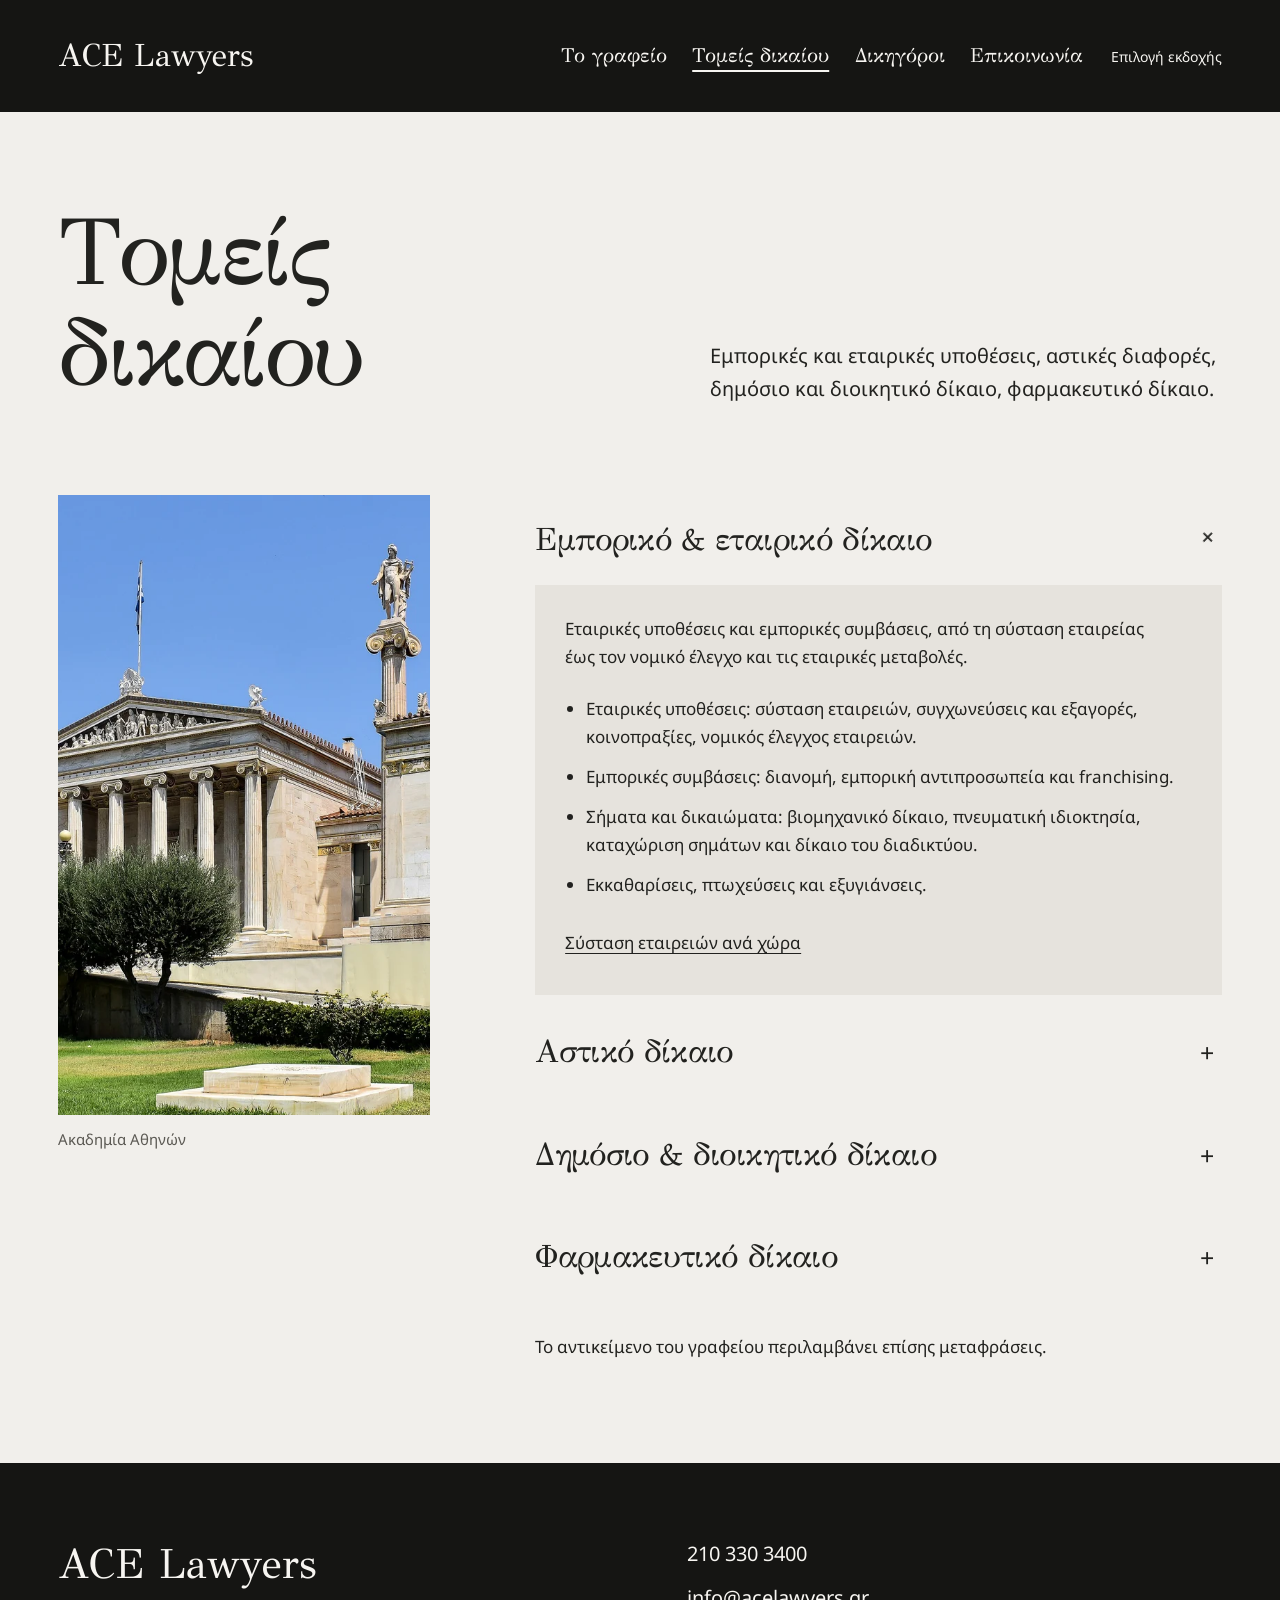
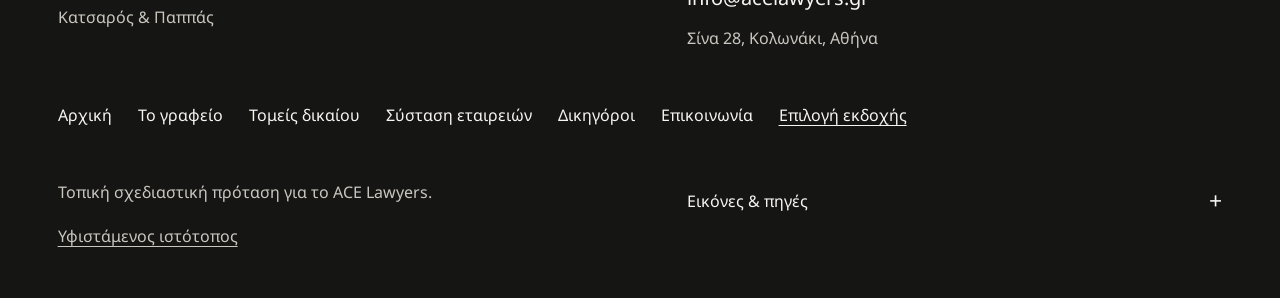
<file: site/threshold/practice.html>
<!doctype html>
<html lang="el"><head><meta charset="utf-8"><meta name="viewport" content="width=device-width, initial-scale=1"><meta name="robots" content="noindex,nofollow"><meta name="theme-color" content="#151513">
<title>Τομείς δικαίου | ACE Lawyers</title><meta name="description" content="ACE Lawyers — Κατσαρός &amp; Παππάς. Συμβουλευτική και δικαστηριακή υποστήριξη για ιδιώτες και επιχειρήσεις. Σίνα 28, Κολωνάκι, Αθήνα.">
<link rel="icon" href="../assets/favicon.svg" type="image/svg+xml"><link rel="preload" href="../assets/fonts/GFSDidot-Regular.ttf" as="font" type="font/ttf" crossorigin><link rel="stylesheet" href="../fonts.css"><link rel="stylesheet" href="../styles.css"><script src="../script.js" defer></script></head>
<body class="theme-threshold page-practice"><a class="skip-link" href="#main">Μετάβαση στο περιεχόμενο</a><header class="site-header inner-header">
      <a class="header-brand" href="index.html" aria-label="ACE Lawyers — Αρχική">ACE Lawyers</a><nav class="desktop-nav" aria-label="Κύρια πλοήγηση"><a href="office.html">Το γραφείο</a><a href="practice.html" aria-current="page">Τομείς δικαίου</a><a href="lawyers.html">Δικηγόροι</a><a href="contact.html">Επικοινωνία</a></nav>
      <div class="header-utility"><a class="version-link" href="../index.html">Επιλογή εκδοχής</a></div>
      <details class="mobile-menu"><summary>Μενού <span aria-hidden="true">+</span></summary><nav aria-label="Πλοήγηση κινητού"><a href="index.html">Αρχική</a><a href="office.html">Το γραφείο</a><a href="practice.html" aria-current="page">Τομείς δικαίου</a><a href="companies.html">Σύσταση εταιρειών</a><a href="lawyers.html">Δικηγόροι</a><a href="contact.html">Επικοινωνία</a><a class="version-link" href="../index.html">Επιλογή εκδοχής</a></nav></details>
    </header>
<main id="main" tabindex="-1"><section class="page-title frame"><h1>Τομείς δικαίου</h1><p>Εμπορικές και εταιρικές υποθέσεις, αστικές διαφορές, δημόσιο και διοικητικό δίκαιο, φαρμακευτικό δίκαιο.</p></section>
    <section class="practice-layout frame section-pad" aria-label="Αντικείμενα δικαίου"><figure class="practice-photo" data-reveal><img class="" src="../assets/athens-academy.webp" width="1800" height="892" alt="Η Ακαδημία Αθηνών" loading="lazy"><figcaption>Ακαδημία Αθηνών</figcaption></figure><div class="practice-list"><details id="commercial" class="practice-disclosure" open><summary>Εμπορικό &amp; εταιρικό δίκαιο<span aria-hidden="true">+</span></summary><div class="disclosure-content"><p>Εταιρικές υποθέσεις και εμπορικές συμβάσεις, από τη σύσταση εταιρείας έως τον νομικό έλεγχο και τις εταιρικές μεταβολές.</p><ul><li>Εταιρικές υποθέσεις: σύσταση εταιρειών, συγχωνεύσεις και εξαγορές, κοινοπραξίες, νομικός έλεγχος εταιρειών.</li><li>Εμπορικές συμβάσεις: διανομή, εμπορική αντιπροσωπεία και franchising.</li><li>Σήματα και δικαιώματα: βιομηχανικό δίκαιο, πνευματική ιδιοκτησία, καταχώριση σημάτων και δίκαιο του διαδικτύου.</li><li>Εκκαθαρίσεις, πτωχεύσεις και εξυγιάνσεις.</li></ul><a class="text-link" href="companies.html">Σύσταση εταιρειών ανά χώρα</a></div></details><details id="civil" class="practice-disclosure" ><summary>Αστικό δίκαιο<span aria-hidden="true">+</span></summary><div class="disclosure-content"><p>Υποθέσεις ακινήτων, οικογενειακές και κληρονομικές υποθέσεις, οφειλές και αστικές διαφορές.</p><ul><li>Ακίνητα.</li><li>Οικογενειακό και κληρονομικό δίκαιο.</li><li>Υποθέσεις αυτοκινήτων.</li><li>Ρύθμιση οφειλών και δάνεια σε ελβετικό φράγκο.</li><li>Αναγκαστική εκτέλεση.</li></ul></div></details><details id="public" class="practice-disclosure" ><summary>Δημόσιο &amp; διοικητικό δίκαιο<span aria-hidden="true">+</span></summary><div class="disclosure-content"><p>Δημόσιο και διοικητικό δίκαιο, με αντικείμενα που περιλαμβάνουν δημόσια έργα και προμήθειες.</p><ul><li>Δημόσια έργα και προμήθειες.</li><li>Μεταναστευτικό δίκαιο.</li></ul></div></details><details id="pharmaceutical" class="practice-disclosure" ><summary>Φαρμακευτικό δίκαιο<span aria-hidden="true">+</span></summary><div class="disclosure-content"><p>Συμβουλευτική και δικαστηριακή υποστήριξη σε ζητήματα φαρμακευτικού δικαίου.</p></div></details><p class="translation-note">Το αντικείμενο του γραφείου περιλαμβάνει επίσης μεταφράσεις.</p></div></section></main><footer class="site-footer dark frame">
      <div class="footer-top"><div><a class="footer-brand" href="index.html">ACE Lawyers</a><p>Κατσαρός &amp; Παππάς</p></div><div class="footer-contact"><a href="tel:+302103303400">210 330 3400</a><a href="mailto:info@acelawyers.gr">info@acelawyers.gr</a><p>Σίνα 28, Κολωνάκι, Αθήνα</p></div></div>
      <nav class="footer-nav" aria-label="Πλοήγηση υποσέλιδου"><a href="index.html">Αρχική</a><a href="office.html">Το γραφείο</a><a href="practice.html" aria-current="page">Τομείς δικαίου</a><a href="companies.html">Σύσταση εταιρειών</a><a href="lawyers.html">Δικηγόροι</a><a href="contact.html">Επικοινωνία</a><a class="text-link" href="../index.html">Επιλογή εκδοχής</a></nav>
      <div class="footer-bottom"><div><p>Τοπική σχεδιαστική πρόταση για το ACE Lawyers.</p><a class="text-link" href="https://www.acelawyers.gr/">Υφιστάμενος ιστότοπος</a></div><details class="image-credits"><summary>Εικόνες &amp; πηγές <span aria-hidden="true">+</span></summary><div>
    <p>Η αρχιτεκτονική εικόνα δημιουργήθηκε με τεχνητή νοημοσύνη για τη σχεδιαστική πρόταση.</p><p>Οι φωτογραφίες παρουσιάζουν την Αθήνα, τη Σόφια, το Βουκουρέστι και τη Λευκωσία ως τόπους αναφοράς των εταιρικών υπηρεσιών.</p>
    <ul><li>«Academy of Athens, Greece» — Julian Lupyan. <a href="https://commons.wikimedia.org/wiki/File:Academy_of_Athens,_Greece.jpg">Πηγή</a>, <a href="https://creativecommons.org/publicdomain/zero/1.0/">CC0 1.0</a>.</li>
    <li>«Dome of Saint Alexander Nevsky Cathedral» — Julian Lupyan. <a href="https://commons.wikimedia.org/wiki/File:Dome_of_Saint_Alexander_Nevsky_Cathedral.jpg">Πηγή</a>, <a href="https://creativecommons.org/publicdomain/zero/1.0/">CC0 1.0</a>.</li>
    <li>«Bucharest Bucuresti Romania» — Crislia. <a href="https://commons.wikimedia.org/wiki/File:Bucharest_Bucuresti_Romania.JPG">Πηγή</a>, <a href="https://creativecommons.org/licenses/by-sa/4.0/">CC BY-SA 4.0</a>.</li>
    <li>«Nicosia's Skyline» — ConstantinosTziak. <a href="https://commons.wikimedia.org/wiki/File:Nicosia%27s_Skyline.jpg">Πηγή</a>, <a href="https://creativecommons.org/licenses/by-sa/4.0/">CC BY-SA 4.0</a>.</li></ul>
    <p>Προσαρμογή μεγέθους και κάδρου για την παρουσίαση. Στην εκδοχή με το γλυπτό εφαρμόζεται επίσης ασπρόμαυρη απόδοση και προσαρμογή αντίθεσης. Οι προσαρμογές των φωτογραφιών Βουκουρεστίου και Λευκωσίας διατίθενται με CC BY-SA 4.0.</p></div></details></div>
    </footer><!-- Cloudflare Web Analytics --><script type='module' src='https://static.cloudflareinsights.com/beacon.min.js' data-cf-beacon='{"token": "725f705bd67242419c5879c12c31735f"}'></script><!-- End Cloudflare Web Analytics --></body></html>
</file>
<file: site/fonts.css>
@font-face{font-family:Jost;font-style:normal;font-weight:200;font-display:swap;src:url('assets/fonts/jost-200.ttf') format('truetype')}
@font-face{font-family:'Noto Sans';font-style:normal;font-weight:300;font-display:swap;src:url('assets/fonts/noto-sans-300.ttf') format('truetype')}
@font-face{font-family:'Noto Sans';font-style:normal;font-weight:400;font-display:swap;src:url('assets/fonts/noto-sans-400.ttf') format('truetype')}
@font-face{font-family:'GFS Didot';font-style:normal;font-weight:400;font-display:swap;src:url('assets/fonts/GFSDidot-Regular.ttf') format('truetype')}
</file>
<file: site/styles.css>
:root{--charcoal:#151513;--white:#f7f5f1;--stone:#f1efeb;--soft:#e6e3dd;--ink:#22221f;--muted:#5b5953;--gutter:clamp(24px,4.5vw,88px);--gap:clamp(80px,8vw,128px);--display:'GFS Didot',Georgia,serif;--ease:cubic-bezier(.23,1,.32,1)}
*{box-sizing:border-box}html{scroll-behavior:smooth;scroll-padding-top:28px}body{margin:0;color:var(--ink);background:var(--stone);font:400 18px/1.65 'Noto Sans',Arial,sans-serif;font-synthesis:none}h1,h2,h3,p,figure{margin:0}h1,h2,h3{font-family:var(--display);font-weight:400;line-height:1.07;letter-spacing:-.035em}h1{font-size:clamp(64px,7.4vw,108px)}h2{font-size:clamp(48px,4.5vw,68px)}h3{font-size:32px}a{color:inherit;text-decoration:none;text-underline-offset:.22em}img{display:block;width:100%;height:auto;object-fit:cover}button,input,textarea{font:inherit}button,input,summary,a{touch-action:manipulation;-webkit-tap-highlight-color:transparent}button,summary{cursor:pointer}button:disabled{cursor:not-allowed}ul{padding-left:1.2em;margin:0}li+li{margin-top:12px}[hidden]{display:none!important}summary{list-style:none}summary::-webkit-details-marker{display:none}::selection{background:var(--ink);color:var(--white)}:focus-visible{outline:3px solid currentColor;outline-offset:6px}.dark{background:var(--charcoal);color:var(--white)}.dark ::selection{background:var(--white);color:var(--charcoal)}.frame{padding-inline:var(--gutter)}.section-pad{padding-block:var(--gap)}.text-link,.email-action{display:inline-flex;align-items:center;min-height:44px;margin-top:26px;text-decoration:underline;text-decoration-thickness:1px}.sr-only{position:absolute;width:1px;height:1px;overflow:hidden;clip-path:inset(50%);white-space:nowrap}.skip-link{position:absolute;z-index:30;top:12px;left:var(--gutter);padding:12px 18px;background:var(--white);color:var(--ink);transform:translateY(-150%)}.skip-link:focus{transform:none}.site-header{display:flex;align-items:center;gap:28px;padding:24px var(--gutter);min-height:112px;position:relative;z-index:10;background:var(--charcoal);color:var(--white)}.header-brand{font-family:var(--display);font-size:32px;line-height:1.1;white-space:nowrap}.desktop-nav{display:flex;align-items:center;gap:clamp(20px,2vw,36px);margin-left:auto;font-family:var(--display);font-size:20px;line-height:1.3}.desktop-nav a{display:flex;align-items:center;min-height:44px;white-space:nowrap}.desktop-nav a[aria-current=page]{text-decoration:underline;text-decoration-thickness:2px;text-underline-offset:8px}.header-utility{font-size:14px;line-height:1.5}.version-link{display:inline-flex;align-items:center;min-height:44px;white-space:nowrap}.mobile-menu{display:none}.home-header{position:absolute;inset:0 0 auto;background:transparent;align-items:flex-start;padding-top:26px}.home-header .desktop-nav{padding:5px 18px;background:rgba(21,21,19,.8)}.home-header .header-utility{position:absolute;left:var(--gutter);top:134px;color:var(--white)}
.theme-sculpture{--display:'Noto Sans',Arial,sans-serif;--ink:#282826}.theme-sculpture h1,.theme-sculpture h2,.theme-sculpture h3{font-weight:300}.theme-sculpture .desktop-nav{font-family:'Noto Sans',Arial,sans-serif;font-weight:300;font-size:17px}.theme-sculpture .header-brand,.theme-sculpture .footer-brand{font-family:Jost,Arial,sans-serif;font-weight:200}.theme-sculpture .home-header .header-utility{top:32px}.theme-sculpture .context-photo,.theme-sculpture .home-office img,.theme-sculpture .home-companies img,.theme-sculpture .office-spread img,.theme-sculpture .practice-photo img,.theme-sculpture .country-photo img,.theme-sculpture .contact-details img{filter:grayscale(1) contrast(1.03)}
.hero{position:relative;min-height:740px;height:92svh;max-height:1100px;background:var(--charcoal);color:var(--white);overflow:clip}.hero-image{position:absolute;inset:0;width:100%;height:100%;object-fit:cover;object-position:50% 47%}.hero-meta{position:absolute;z-index:2;top:35px;left:var(--gutter);font-family:var(--display);font-size:23px;line-height:1.2}.hero-meta p+p{font-family:'Noto Sans',Arial,sans-serif;font-size:16px;margin-top:16px}.hero-identity{position:absolute;z-index:2;left:var(--gutter);bottom:10.5%;max-width:calc(100% - 2*var(--gutter))}.hero h1{display:flex;align-items:baseline;gap:15px;line-height:.86;letter-spacing:-.05em;white-space:nowrap}.brand-ace{font-size:clamp(230px,23.5vw,365px);line-height:.86}.brand-lawyers{font-size:clamp(86px,7.1vw,110px);line-height:1}.hero-names{font-family:var(--display);font-size:clamp(30px,2.7vw,42px);line-height:1.3;letter-spacing:-.02em;margin-top:24px}.mobile-descriptor{display:none}.theme-threshold .hero::after{content:"";position:absolute;inset:0;z-index:1;pointer-events:none;background:linear-gradient(180deg,transparent 35%,rgba(21,21,19,.56) 65%,rgba(21,21,19,.74) 85%,rgba(21,21,19,.62) 100%)}.theme-sculpture .hero-image{object-position:50% 44%}.theme-sculpture .hero-identity{top:27.5%;bottom:auto}.theme-sculpture .hero h1{display:block;font-family:Jost,Arial,sans-serif;font-weight:200;letter-spacing:-.035em}.theme-sculpture .brand-ace{display:block;font-size:clamp(160px,14.15vw,204px);line-height:.87}.theme-sculpture .brand-lawyers{display:block;font-size:clamp(92px,8.3vw,120px);line-height:1.06;margin-left:-3px;margin-top:-16px}.theme-sculpture .hero-names{font-family:'Noto Sans',Arial,sans-serif;font-weight:300;font-size:30px;margin-top:24px}.hero-descriptor{font-size:23px;font-weight:300;line-height:1.45}.hero-contact{position:absolute;z-index:2;bottom:10.5%;left:var(--gutter);font-weight:300}.hero-contact a{display:inline-flex;align-items:center;min-height:48px;font-size:38px;line-height:1.2}.hero-contact p{font-size:21px}.opening{display:grid;grid-template-columns:1fr 1fr;gap:7vw;padding-block:60px;align-items:start}.opening h2{font-size:clamp(66px,6.4vw,94px)}.opening p{font-family:var(--display);font-size:32px;line-height:1.3}.opening .text-link{font-size:16px;margin-top:20px}.opening-strip{display:flex;justify-content:space-between;gap:32px;align-items:center;padding-block:28px;font-weight:300}.opening-strip p:first-child{font-size:36px}.opening-strip p:last-child{font-size:22px}
.home-office{display:grid;grid-template-columns:42% 1fr;gap:8%;align-items:center}.home-office p{max-width:50ch;margin-top:32px;font-size:20px}.home-office img{aspect-ratio:1.1}.home-office figure{min-width:0}figcaption{font-size:15px;color:var(--muted);margin-top:12px}.dark figcaption{color:#cac7c1}.home-practice{display:grid;grid-template-columns:38% 1fr;gap:8%;padding-top:20px}.practice-index-link{display:block;font-size:clamp(23px,2.3vw,34px);font-family:var(--display);padding-block:13px;line-height:1.35;letter-spacing:-.025em}.home-companies{display:grid;grid-template-columns:52% 1fr;gap:8%;align-items:center}.home-companies img{height:500px}.home-companies h2{max-width:12ch}.home-companies p{max-width:40ch;margin-top:30px}.home-lawyers{display:grid;grid-template-columns:38% 1fr;gap:8%;align-items:start}.editorial-statement{font-family:var(--display);font-size:clamp(27px,2.5vw,36px);line-height:1.35;letter-spacing:-.025em}
.page-title{display:grid;grid-template-columns:1.1fr 1fr;gap:7vw;align-items:end;padding-top:90px;padding-bottom:60px}.page-title p{max-width:48ch;font-size:20px}.page-title h1{max-width:15ch}.office-masthead{height:410px;position:relative;display:flex;align-items:flex-end;background:var(--charcoal);color:var(--white);overflow:hidden}.office-masthead>div{position:relative;z-index:1;padding-bottom:50px}.masthead-image{position:absolute;inset:0;width:100%;height:100%;object-position:50% 45%}.office-masthead h1{font-size:clamp(70px,7.4vw,108px)}.theme-sculpture .office-masthead{height:360px}.theme-sculpture .masthead-image{object-position:50% 38%}.office-spread{display:grid;grid-template-columns:35% 1fr;gap:8%;align-items:start}.office-lead>p+p{margin-top:36px}.office-spread img{height:590px;object-position:57% 50%}.office-subject{display:grid;grid-template-columns:35% 1fr;gap:8%;padding-top:0}.office-subject p{max-width:60ch}.office-links{display:grid;grid-template-columns:1fr 1fr;gap:8%;background:var(--soft)}.office-links p{margin-top:28px;max-width:42ch}.office-links h2{font-size:50px}
.practice-layout{display:grid;grid-template-columns:32% 1fr;gap:9%;padding-top:30px;align-items:start}.practice-photo img{height:620px;object-position:59% 50%}.practice-list{min-width:0}.practice-disclosure{margin-bottom:12px;scroll-margin-top:30px}.practice-disclosure summary{display:flex;align-items:center;justify-content:space-between;gap:28px;padding:26px 0;font-family:var(--display);font-size:clamp(28px,2.5vw,38px);line-height:1.2;letter-spacing:-.02em}.practice-disclosure summary span{flex:0 0 22px;font-family:'Noto Sans',sans-serif;font-size:25px;line-height:1}.practice-disclosure[open] summary span{transform:rotate(45deg)}.disclosure-content{padding:30px;background:var(--soft);font-size:17px}.disclosure-content p{max-width:58ch}.disclosure-content ul{margin-top:24px}.disclosure-content .text-link{margin-top:22px}.translation-note{margin-top:30px;font-size:17px}.theme-sculpture .practice-disclosure summary{font-weight:300;font-size:28px}
.page-companies{background:var(--charcoal);color:var(--white)}.companies-surface .page-title h1{max-width:14ch}.country-layout{display:grid;grid-template-columns:55% 1fr;gap:7%;padding-top:25px}.country-photo img{height:590px}.country-photo:not(:first-child){display:none}.country-media.enhanced .country-photo{display:block}.country-selector{border:0;padding:0;margin:0 0 44px;min-width:0}.country-selector legend{padding:0;margin-bottom:18px;font-size:16px}.country-options{display:grid;grid-template-columns:1fr 1fr;gap:8px 22px}.country-options label{display:flex;align-items:center;gap:10px;min-height:44px;cursor:pointer;font-size:18px}.country-options input{width:18px;height:18px;accent-color:var(--white);margin:0;cursor:pointer}.country-options input:focus-visible{outline-color:var(--white);outline-offset:5px}.country-options input:checked+span{text-decoration:underline;text-underline-offset:7px;text-decoration-thickness:2px}.country-panel h2{font-size:50px;margin-bottom:25px}.country-panel p{max-width:45ch}.country-panel .helper{font-size:15px;line-height:1.6;margin-top:10px;color:#cac7c1}.country-panel+.country-panel{margin-top:52px}.country-panels.enhanced .country-panel{margin-top:0}.country-copy>.text-link{font-size:16px;margin-top:36px}.email-action{font-size:18px}.country-fallback{margin-top:24px}
.page-lawyers .page-title{padding-bottom:0}.lawyer-profile{display:grid;grid-template-columns:42% 1fr;gap:8%;align-items:start}.lawyer-profile h2{font-size:clamp(56px,5.4vw,78px);line-height:1.1}.lawyer-role{margin-top:26px;font-size:18px;color:var(--muted)}.lawyer-profile>div:nth-child(2){padding-top:10px;max-width:60ch}.lawyer-profile h3{font-size:30px;margin-top:42px;margin-bottom:18px}.lawyer-profile.alternate{background:var(--soft)}.theme-sculpture .lawyer-profile h2{font-size:clamp(42px,4.2vw,60px)}
.contact-layout{display:grid;grid-template-columns:41% 1fr;gap:10%;padding-top:20px}.contact-details>p{font-size:16px}.contact-value{display:block;width:fit-content;font-family:var(--display);font-size:clamp(27px,2.55vw,39px);line-height:1.4;min-height:48px;overflow-wrap:anywhere;margin:8px 0 30px}.contact-details h2{font-size:30px;margin:40px 0 18px}.contact-details .address{font-size:22px}.contact-details figure{margin-top:42px;max-width:400px}.contact-details img{height:240px;object-position:50% 50%}.form-section h2{font-size:46px;margin-bottom:24px}.form-section>p{font-size:16px;max-width:60ch}.form-helper{margin-top:18px;color:var(--muted)}.form-field{margin-top:26px}.form-field label{display:block;margin-bottom:10px;font-size:17px}.form-field input,.form-field textarea{width:100%;padding:14px 16px;border:1px solid #77746d;border-radius:0;background:var(--white);color:var(--ink);min-height:54px;font-size:18px;line-height:1.5}.form-field textarea{resize:vertical;min-height:170px}.form-field input:focus,.form-field textarea:focus{outline:2px solid var(--ink);outline-offset:3px}.form-field [aria-invalid=true]{border-color:#9c2922;outline-color:#9c2922}.field-error{color:#8f241e;font-size:15px;line-height:1.5;margin-top:8px;min-height:0}.field-error:empty{display:none}#demo-submit{border:0;border-radius:0;background:var(--charcoal);color:var(--white);padding:16px 26px;min-height:56px;margin-top:28px}#demo-submit:disabled{opacity:.5}.form-status:not(:empty){margin-top:26px;padding:20px;background:var(--soft);font-size:17px;line-height:1.6}.no-js-notice{margin-top:24px;font-size:16px}
.site-footer{padding-top:74px;padding-bottom:40px}.footer-top{display:grid;grid-template-columns:1fr 1fr;gap:8%;align-items:start}.footer-brand{display:inline-block;font-family:var(--display);font-size:42px;line-height:1.3;margin-bottom:12px}.footer-top p{font-size:16px;color:#cac7c1}.footer-contact{display:flex;flex-direction:column;align-items:flex-start;gap:6px}.footer-contact a{min-height:38px;font-size:20px}.footer-nav{display:flex;align-items:center;flex-wrap:wrap;gap:8px 26px;margin-top:42px;font-size:16px}.footer-nav a{display:inline-flex;align-items:center;min-height:44px;margin:0}.footer-bottom{display:grid;grid-template-columns:1fr 1fr;gap:8%;margin-top:42px;font-size:16px;color:#cac7c1}.footer-bottom .text-link{margin-top:8px;font-size:16px}.image-credits summary{display:flex;align-items:center;justify-content:space-between;gap:20px;min-height:44px;color:var(--white);font-size:16px}.image-credits summary span{font-size:23px}.image-credits>div,.image-credits>p{margin-top:24px;font-size:16px;line-height:1.6}.image-credits p+p,.image-credits ul{margin-top:18px}.image-credits li{margin-top:12px}.image-credits a{text-decoration:underline}
.version-chooser{background:var(--charcoal);color:var(--white)}.chooser-header{display:flex;align-items:center;justify-content:space-between;gap:30px;padding-top:28px;padding-bottom:30px}.chooser-header h1{font-size:54px;line-height:1.1}.chooser-header div>p{font-size:16px;color:#cac7c1;margin-top:8px}.chooser-header>p{font-size:20px}.chooser-grid{display:grid;grid-template-columns:1fr 1fr;gap:24px}.version-option{display:block;min-width:0}.version-option:focus-visible{outline:3px solid var(--white);outline-offset:8px}.option-image{overflow:hidden;height:59svh;min-height:420px;max-height:720px}.option-image img{height:100%;object-position:60% 50%}.version-option:nth-child(2) img{object-position:73% 45%}.option-description{padding-top:22px;padding-bottom:24px}.option-description h2{font-size:38px;display:flex;align-items:center;justify-content:space-between;gap:20px;line-height:1.2}.option-description h2 span{font-family:'Noto Sans',sans-serif;font-size:27px}.option-description p{font-size:16px;color:#cac7c1;margin-top:12px;max-width:47ch}.chooser-footer{display:grid;grid-template-columns:1fr 1fr;gap:24px;margin-top:22px;padding-bottom:28px;font-size:14px;color:#cac7c1}.chooser-footer .image-credits{max-width:100%}.chooser-footer>p{padding-top:11px}
@media(hover:hover) and (pointer:fine){a:hover{text-decoration:underline}.version-option:hover{text-decoration:none}.version-option:hover h2{text-decoration:underline;text-underline-offset:8px}.practice-disclosure summary:hover{color:var(--muted)}.dark .practice-disclosure summary:hover{color:#cac7c1}.country-options label:hover span{text-decoration:underline}}
@media(prefers-reduced-motion:no-preference){#demo-submit{transition:transform 150ms var(--ease),background-color 160ms ease}#demo-submit:active:not(:focus-visible):not(:disabled){transform:scale(.98)}.has-entered{animation:arrive 430ms var(--ease) both}@keyframes arrive{from{opacity:.55;transform:translateY(12px)}to{opacity:1;transform:none}}@media(hover:hover) and (pointer:fine){.option-image img{transition:transform 220ms var(--ease)}.version-option:hover img{transform:scale(1.015)}}}
@media(max-width:1100px){.desktop-nav{display:none}.site-header{min-height:82px;padding-block:17px;gap:20px;justify-content:space-between}.header-brand{font-size:28px}.header-utility{margin-left:auto}.mobile-menu{display:block;position:relative;font-size:17px}.mobile-menu>summary{display:flex;gap:18px;align-items:center;min-height:44px}.mobile-menu>summary span{font-size:23px}.mobile-menu[open]>summary span{transform:rotate(45deg)}.mobile-menu nav{position:absolute;top:54px;right:0;width:min(360px,calc(100vw - 2*var(--gutter)));background:var(--charcoal);color:var(--white);padding:24px;display:flex;flex-direction:column;gap:5px}.mobile-menu nav a{display:flex;align-items:center;min-height:44px;padding-block:6px}.mobile-menu nav a[aria-current=page]{text-decoration:underline;text-decoration-thickness:2px}.home-header{position:relative;background:var(--charcoal)}.home-header .header-utility{position:static;margin-left:0}.hero{min-height:650px;height:82svh}.hero-meta{top:28px;font-size:22px}.hero h1{gap:10px}.brand-ace{font-size:27vw}.brand-lawyers{font-size:8vw}.hero-names{font-size:30px}.theme-sculpture .hero{min-height:620px}.theme-sculpture .hero-identity{top:25%}.theme-sculpture .brand-ace{font-size:16vw}.theme-sculpture .brand-lawyers{font-size:9.4vw;margin-top:-10px}.theme-sculpture .hero-names{font-size:25px}.hero-descriptor{font-size:19px}.hero-contact a{font-size:32px}.hero-contact p{font-size:18px}.page-title{padding-top:65px;gap:5vw}.page-title h1{font-size:68px}.office-spread{grid-template-columns:40% 1fr;gap:6%}.office-spread img{height:540px}.office-lead .editorial-statement{font-size:24px}.country-layout{grid-template-columns:51% 1fr;gap:6%}.country-photo img{height:550px}.country-options{gap:8px 14px}.country-options label{font-size:16px}.contact-layout{gap:7%}.contact-value{font-size:28px}.form-section h2{font-size:38px}}
@media(max-width:800px){:root{--gutter:32px;--gap:80px}body{font-size:17px}.hero{height:auto;min-height:0;max-height:none;display:flex;flex-direction:column}.hero-image{position:static;height:50svh;min-height:360px;max-height:560px;object-position:65% 45%}.hero-meta{display:none}.hero-identity{position:static;max-width:none;padding:34px var(--gutter) 0}.hero h1{justify-content:flex-start;gap:12px}.brand-ace{font-size:25vw}.brand-lawyers{font-size:9.2vw}.hero-names{font-size:32px;margin-top:15px}.mobile-descriptor{display:block;padding:20px var(--gutter) 34px;font-size:18px;line-height:1.6}.theme-sculpture .hero{height:auto;min-height:0}.theme-threshold .hero::after{display:none}.theme-sculpture .hero-image{object-position:72% 42%}.theme-sculpture .hero-identity{position:static;padding-top:32px}.theme-sculpture .brand-ace{font-size:130px}.theme-sculpture .brand-lawyers{font-size:76px;margin-top:-10px}.theme-sculpture .hero-names{font-size:25px;margin-top:22px}.hero-contact{position:static;padding:28px var(--gutter) 36px}.opening{gap:36px;padding-block:44px}.opening h2{font-size:62px}.opening p{font-size:24px}.home-office{grid-template-columns:1fr 1fr;gap:40px}.home-office p{font-size:18px}.home-office img{aspect-ratio:.85}.home-practice{grid-template-columns:1fr;gap:30px}.home-companies{gap:40px}.home-companies img{height:420px}.home-companies h2{font-size:44px}.home-lawyers{grid-template-columns:1fr 1fr;gap:40px}.editorial-statement{font-size:30px}.page-title{grid-template-columns:1fr;gap:30px;padding-top:56px;padding-bottom:44px}.page-title h1{font-size:65px;max-width:18ch}.page-title p{font-size:18px;max-width:55ch}.office-masthead{height:360px}.office-masthead h1{font-size:72px}.office-spread{grid-template-columns:1fr;gap:42px}.office-lead{display:grid;grid-template-columns:1fr 1fr;gap:40px}.office-lead>p+p{margin:0}.office-spread img{height:430px;object-position:50% 50%}.office-subject{grid-template-columns:32% 1fr;gap:8%}.office-links h2{font-size:42px}.practice-layout{grid-template-columns:1fr;gap:38px}.practice-photo img{height:300px}.practice-list{max-width:100%}.country-layout{grid-template-columns:1fr;gap:38px}.country-photo img{height:390px}.country-copy{display:grid;grid-template-columns:1fr}.country-options{display:flex;flex-wrap:wrap;gap:8px 28px}.country-options label{font-size:18px}.country-panel h2{font-size:44px}.country-panel p{max-width:60ch}.lawyer-profile{grid-template-columns:1fr 1fr;gap:7%}.lawyer-profile h2{font-size:48px}.theme-sculpture .lawyer-profile h2{font-size:38px}.contact-layout{grid-template-columns:1fr;gap:64px}.contact-details{display:grid;grid-template-columns:1fr}.contact-details figure{max-width:none}.contact-details img{height:300px}.contact-value{font-size:34px}.form-section{max-width:650px}.form-section h2{font-size:42px}.footer-top,.footer-bottom{gap:40px}.footer-nav{gap:8px 22px}.chooser-header{padding-block:26px}.chooser-header h1{font-size:44px}.chooser-header>p{font-size:18px}.chooser-grid{grid-template-columns:1fr;gap:26px}.option-image{height:420px;min-height:0}.option-image img{object-position:50% 50%}.version-option:nth-child(2) img{object-position:63% 45%}.option-description{padding-top:18px;padding-bottom:12px}.chooser-footer{margin-top:22px}}
@media(max-width:560px){:root{--gutter:22px;--gap:66px}h2{font-size:43px}h3{font-size:28px}.site-header{min-height:76px;padding-block:14px}.header-brand{font-size:25px}.inner-header>.header-utility{display:none}.header-utility{font-size:14px}.mobile-menu{font-size:16px}.hero-image{height:48svh;min-height:360px;max-height:460px;object-position:62% 46%}.hero-identity{padding-top:30px}.hero h1{display:block;white-space:normal;line-height:1}.brand-ace{font-size:118px;line-height:.9;display:block}.brand-lawyers{font-size:55px;display:block;margin-top:0;line-height:1}.hero-names{font-size:26px;margin-top:22px;line-height:1.35}.mobile-descriptor{font-size:17px;padding-top:16px;padding-bottom:32px}.theme-sculpture .hero-image{min-height:280px;height:40svh;max-height:340px}.theme-sculpture .hero-identity{padding-top:24px}.theme-sculpture .brand-ace{font-size:104px}.theme-sculpture .brand-lawyers{font-size:61px;margin-top:-8px}.theme-sculpture .hero-names{font-size:22px;margin-top:18px}.hero-descriptor{font-size:17px;line-height:1.55}.hero-contact{padding-top:24px;padding-bottom:28px}.hero-contact a{font-size:29px;min-height:44px}.hero-contact p{font-size:17px}.opening{grid-template-columns:1fr;gap:28px;padding-block:42px}.opening h2{font-size:50px}.opening p{font-size:24px}.opening-strip{display:block;padding-block:28px}.opening-strip p:first-child{font-size:28px}.opening-strip p:last-child{font-size:17px;margin-top:10px}.home-office{grid-template-columns:1fr;gap:34px}.home-office p{margin-top:26px;font-size:18px}.home-office img{aspect-ratio:1.1}.home-practice{gap:26px;padding-top:0}.practice-index-link{font-size:29px;padding-block:12px}.theme-sculpture .practice-index-link{font-size:24px;font-weight:300}.home-companies{grid-template-columns:1fr;gap:36px}.home-companies img{height:310px}.home-companies h2{font-size:44px;max-width:14ch}.home-companies p{margin-top:26px}.home-lawyers{grid-template-columns:1fr;gap:28px}.editorial-statement{font-size:24px}.page-title{padding-top:46px;padding-bottom:38px;gap:26px}.page-title h1{font-size:54px;max-width:14ch}.theme-sculpture .page-title h1{font-size:43px}.page-title p{font-size:18px}.office-masthead{height:310px}.office-masthead>div{padding-bottom:34px}.office-masthead h1{font-size:58px}.theme-sculpture .office-masthead{height:280px}.theme-sculpture .office-masthead h1{font-size:44px}.office-lead{grid-template-columns:1fr;gap:28px}.office-lead .editorial-statement{font-size:24px}.office-spread img{height:330px;object-position:57% 50%}.office-subject{grid-template-columns:1fr;gap:28px}.office-links{grid-template-columns:1fr;gap:52px}.office-links h2{font-size:42px}.office-links p{margin-top:22px}.practice-layout{padding-top:0}.practice-photo img{height:260px}.practice-disclosure summary{font-size:29px;padding-block:22px;gap:18px}.theme-sculpture .practice-disclosure summary{font-size:24px}.disclosure-content{padding:24px 20px;font-size:16px}.disclosure-content li+li{margin-top:14px}.country-layout{padding-top:0}.country-photo img{height:300px}.country-options{display:grid;grid-template-columns:1fr 1fr;gap:8px 18px}.country-options label{font-size:17px}.country-selector{margin-bottom:32px}.country-panel h2{font-size:42px}.country-panel p{font-size:17px}.email-action{font-size:17px}.lawyer-profile{grid-template-columns:1fr;gap:28px}.lawyer-profile h2{font-size:50px}.theme-sculpture .lawyer-profile h2{font-size:40px}.lawyer-role{margin-top:20px;font-size:17px}.lawyer-profile>div:nth-child(2){padding:0}.lawyer-profile h3{font-size:29px;margin-top:30px}.contact-layout{padding-top:0;gap:54px}.contact-value{font-size:32px;line-height:1.3;margin-bottom:28px}.theme-sculpture .contact-value{font-size:28px;font-weight:300}.contact-details h2{font-size:29px;margin-top:30px}.contact-details .address{font-size:21px}.contact-details img{height:230px}.contact-details .text-link{font-size:16px}.form-section h2{font-size:39px}.theme-sculpture .form-section h2{font-size:31px}.form-field input,.form-field textarea{font-size:17px}.site-footer{padding-top:54px;padding-bottom:32px}.footer-top,.footer-bottom{grid-template-columns:1fr;gap:30px}.footer-brand{font-size:38px}.footer-contact a{font-size:19px}.footer-nav{margin-top:30px;gap:4px 22px;font-size:15px}.footer-bottom{margin-top:30px}.chooser-header{display:block;padding-top:25px;padding-bottom:26px}.chooser-header h1{font-size:43px}.chooser-header div>p{font-size:15px;margin-top:5px}.chooser-header>p{font-size:18px;margin-top:22px}.chooser-grid{gap:28px}.option-image{height:310px}.option-image img{object-position:60% 50%}.version-option:nth-child(2) img{object-position:72% 45%}.option-description h2{font-size:33px}.option-description p{font-size:15px;margin-top:10px}.chooser-footer{grid-template-columns:1fr;gap:12px;padding-bottom:26px;margin-top:12px}.chooser-footer>p{font-size:14px}}
@media(max-width:375px){:root{--gutter:20px}.brand-ace{font-size:110px}.brand-lawyers{font-size:52px}.hero-names{font-size:24px}.theme-sculpture .brand-ace{font-size:96px}.theme-sculpture .brand-lawyers{font-size:56px}.page-title h1{font-size:50px}.theme-sculpture .page-title h1{font-size:41px}.contact-value{font-size:30px}.theme-sculpture .contact-value{font-size:27px}.option-image{height:290px}.form-section h2{font-size:36px}}
@media(prefers-reduced-motion:reduce){html{scroll-behavior:auto}*,*::before,*::after{animation:none!important;transition:none!important}}

/* Keep office titles on a predictable surface when the photo crop narrows. */
@media(max-width:1100px){.office-masthead,.theme-sculpture .office-masthead{height:auto;flex-direction:column;align-items:stretch}.office-masthead .masthead-image{position:static;order:-1;height:clamp(280px,42vw,410px)}.office-masthead>div{background:var(--charcoal);padding-block:32px}}
@media(min-width:801px) and (max-width:1100px){.theme-threshold .hero::after{background:linear-gradient(180deg,transparent 20%,rgba(21,21,19,.56) 45%,rgba(21,21,19,.74) 85%,rgba(21,21,19,.62) 100%)}}
</file>
